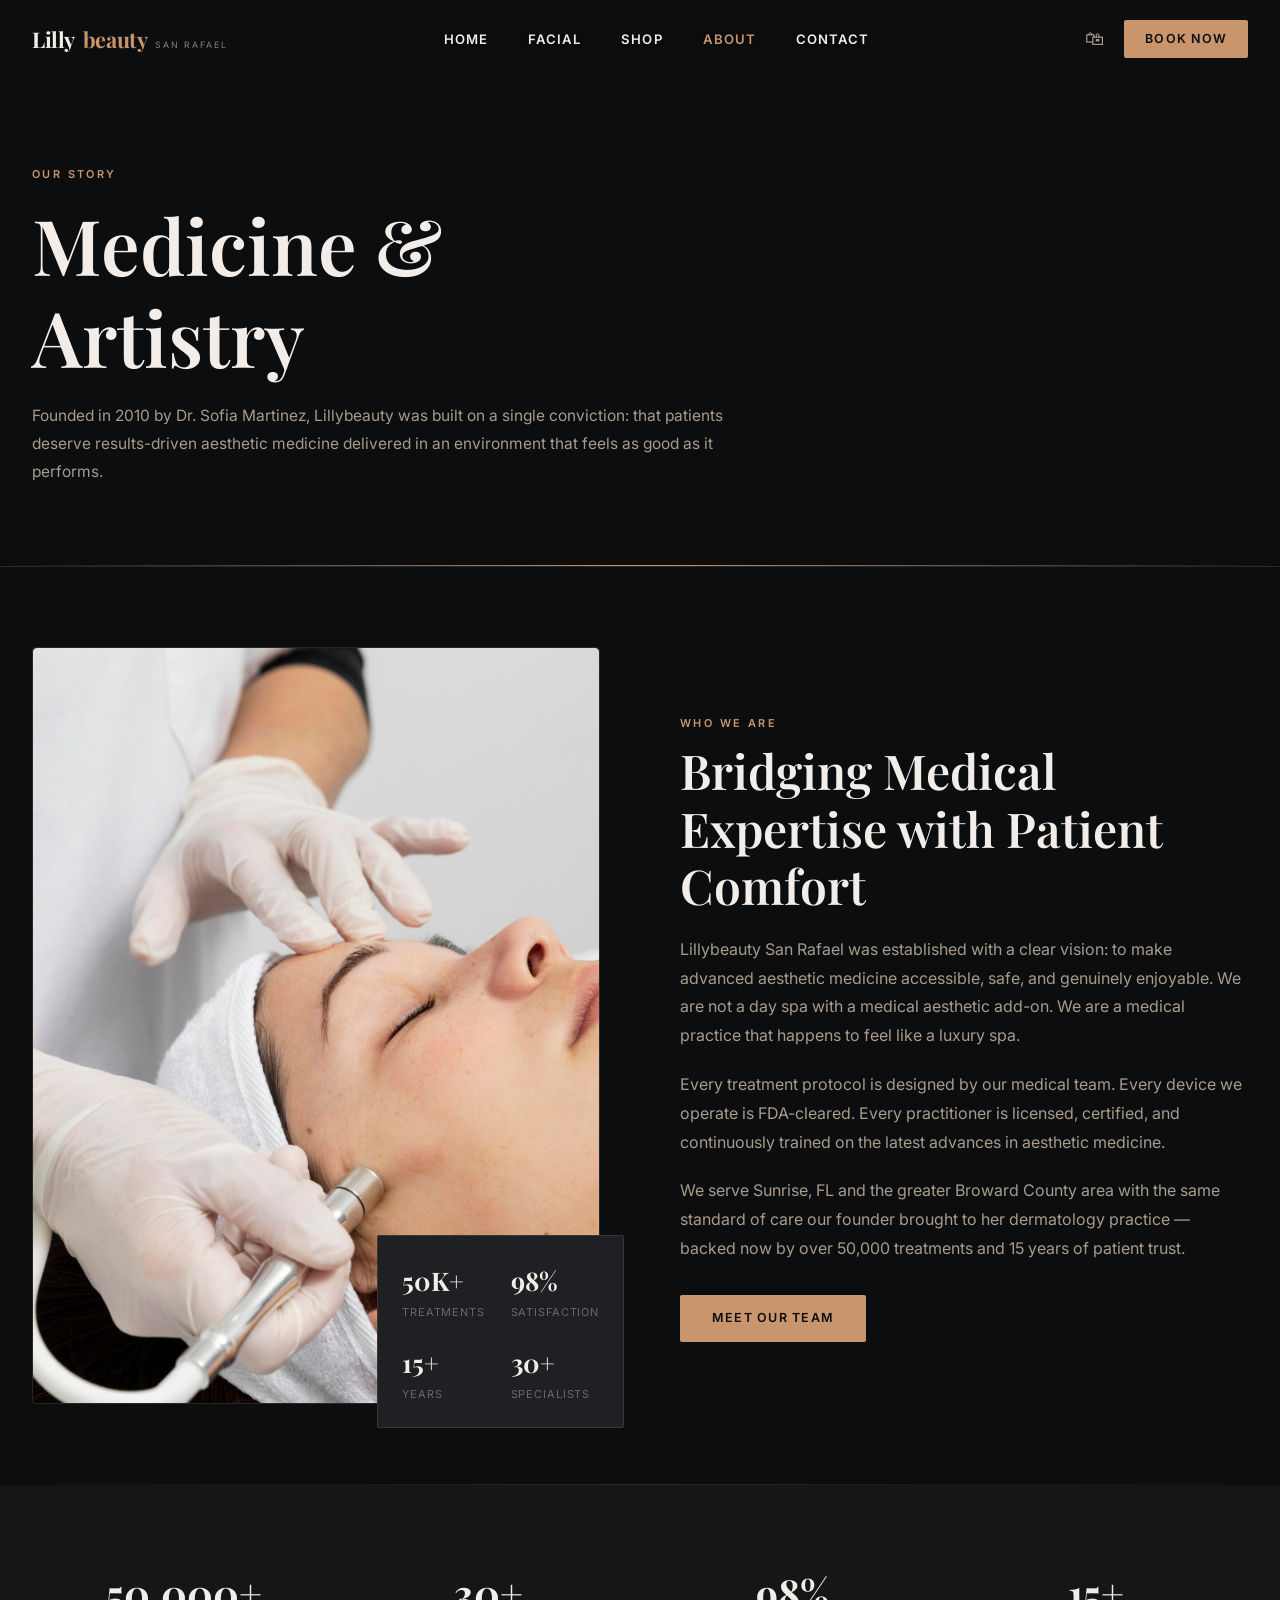
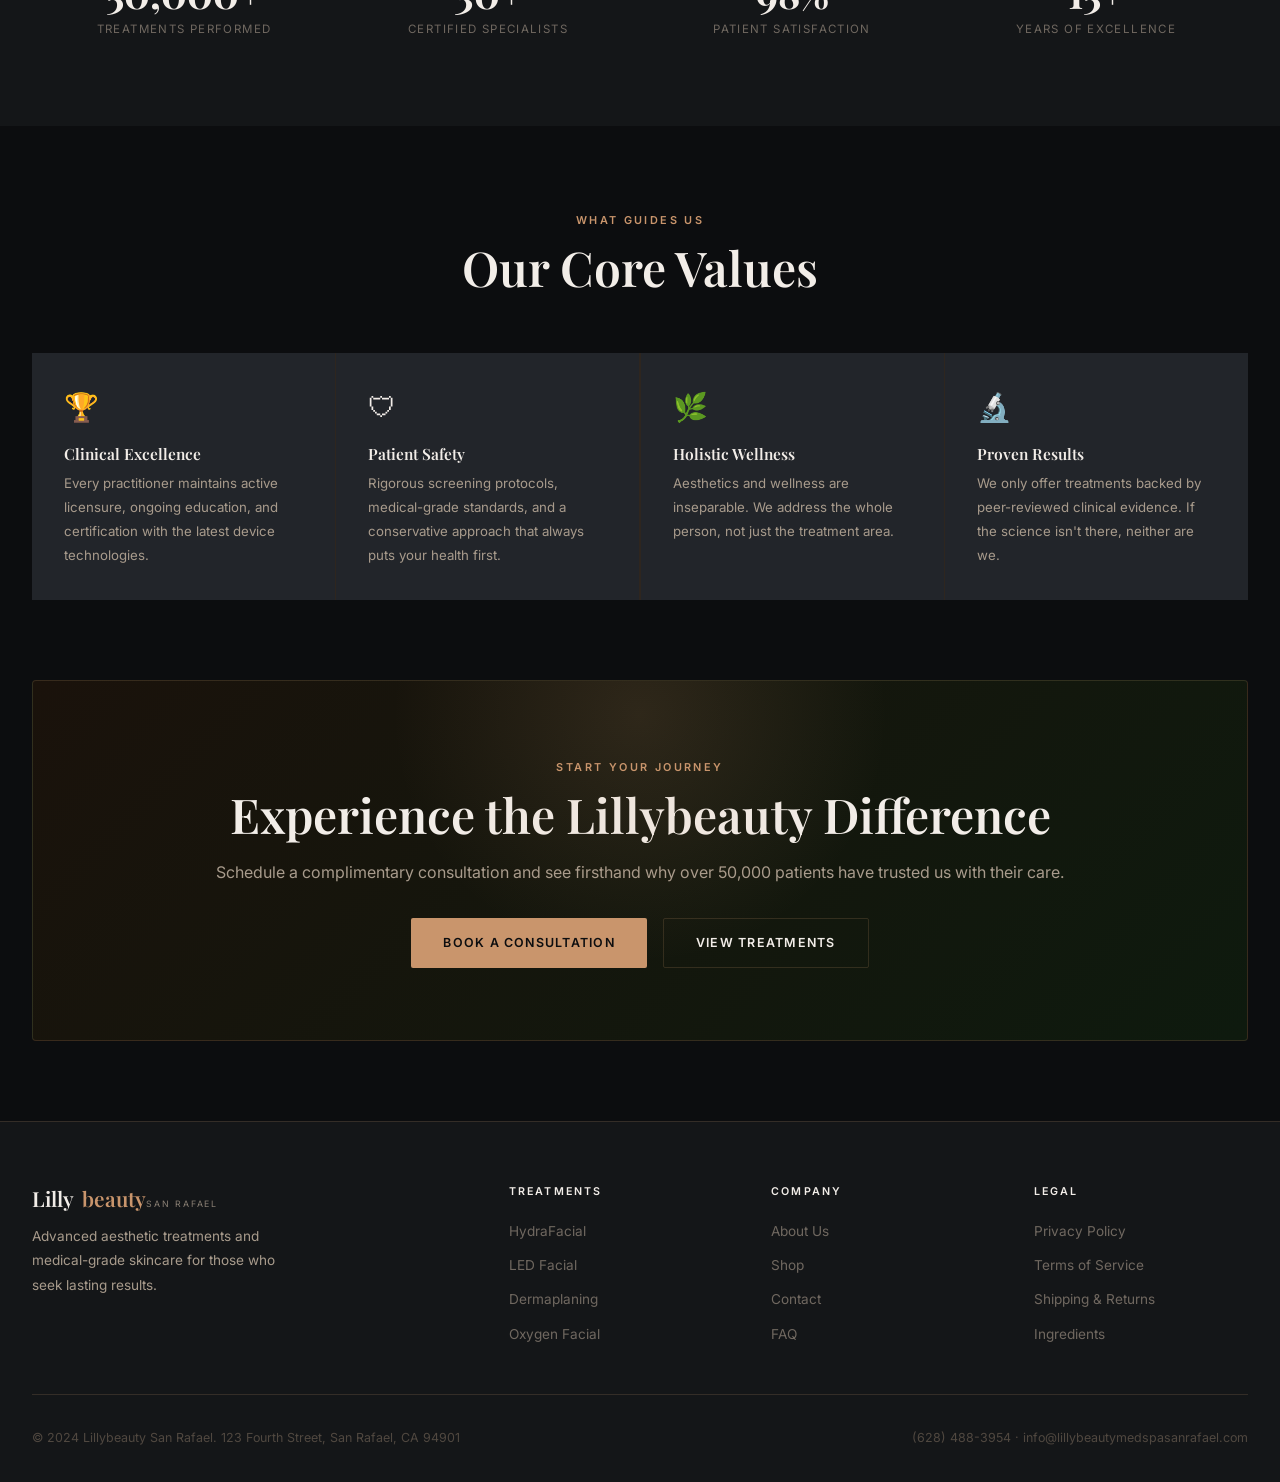
<file: San Rafael/about.html>
<!DOCTYPE html>
<html lang="en">
<head>
  <meta charset="UTF-8">
  <meta name="viewport" content="width=device-width, initial-scale=1.0">
  <title>About — Lillybeauty San Rafael</title>
  <link rel="icon" type="image/svg+xml" href="/favicon.svg">
  <link rel="stylesheet" href="css/styles.css">
</head>
<body>

<!-- ── NAV ── -->
<nav>
  <div class="nav-inner">
    <a href="/" class="nav-logo">Lilly<span>beauty</span><span class="logo-sub">San Rafael</span></a>
    <ul class="nav-links">
      <li><a href="/">Home</a></li>
      <li><a href="facial-treatments">Facial</a></li>
      <li><a href="shop">Shop</a></li>
      <li><a href="about" class="active">About</a></li>
      <li><a href="contact">Contact</a></li>
    </ul>
    <div class="nav-right">
      <button class="cart-btn" id="cartBtn" aria-label="Open cart">🛍<span class="cart-badge" id="cartBadge">0</span></button>
      <a href="contact" class="nav-cta">Book Now</a>
    </div>
    <div class="hamburger"><span></span><span></span><span></span></div>
  </div>
</nav>

<div class="mobile-nav">
  <button class="mobile-close">✕</button>
  <a href="/">Home</a>
  <a href="facial-treatments">Facial Treatments</a>
  <a href="shop">Shop</a>
  <a href="about">About</a>
  <a href="contact">Contact</a>
</div>

<!-- ── PAGE HERO ── -->
<div class="page-hero">
  <div class="container">
    <div class="page-hero-inner">
      <span class="page-hero-tag">Our Story</span>
      <h1>Medicine &amp;<br>Artistry</h1>
      <p>Founded in 2010 by Dr. Sofia Martinez, Lillybeauty was built on a single conviction: that patients deserve results-driven aesthetic medicine delivered in an environment that feels as good as it performs.</p>
    </div>
  </div>
</div>

<!-- ── ABOUT GRID ── -->
<section class="section">
  <div class="container">
    <div class="about-grid">
      <div class="about-visual">
        <div class="about-img-main">
          <img src="images/Aqua Dermabrasion – Ambition Medical Spa.jpg" alt="Lillybeauty San Rafael spa" style="width:100%;height:100%;object-fit:cover;object-position:center;border-radius:4px;">
        </div>
        <div class="about-float">
          <div class="float-stat">
            <div class="num">50K+</div>
            <div class="lbl">Treatments</div>
          </div>
          <div class="float-stat">
            <div class="num">98%</div>
            <div class="lbl">Satisfaction</div>
          </div>
          <div class="float-stat">
            <div class="num">15+</div>
            <div class="lbl">Years</div>
          </div>
          <div class="float-stat">
            <div class="num">30+</div>
            <div class="lbl">Specialists</div>
          </div>
        </div>
      </div>
      <div>
        <span class="section-tag">Who We Are</span>
        <h2 style="color:var(--cream);margin-bottom:1.25rem;">Bridging Medical Expertise with Patient Comfort</h2>
        <p style="margin-bottom:1.25rem;">Lillybeauty San Rafael was established with a clear vision: to make advanced aesthetic medicine accessible, safe, and genuinely enjoyable. We are not a day spa with a medical aesthetic add-on. We are a medical practice that happens to feel like a luxury spa.</p>
        <p style="margin-bottom:1.25rem;">Every treatment protocol is designed by our medical team. Every device we operate is FDA-cleared. Every practitioner is licensed, certified, and continuously trained on the latest advances in aesthetic medicine.</p>
        <p style="margin-bottom:2rem;">We serve Sunrise, FL and the greater Broward County area with the same standard of care our founder brought to her dermatology practice — backed now by over 50,000 treatments and 15 years of patient trust.</p>
        <a href="contact" class="btn btn-primary">Meet Our Team</a>
      </div>
    </div>
  </div>
</section>

<div class="divider"></div>

<!-- ── STATS BAR ── -->
<section class="section-sm" style="background:var(--bg-2);">
  <div class="container">
    <div style="display:grid;grid-template-columns:repeat(4,1fr);gap:0;background:var(--border);">
      <div style="background:var(--bg-2);padding:2.5rem 2rem;text-align:center;">
        <div style="font-family:var(--serif);font-size:2.5rem;color:var(--cream);font-weight:700;line-height:1;">50,000+</div>
        <div style="font-size:.72rem;color:var(--muted);text-transform:uppercase;letter-spacing:.12em;margin-top:.4rem;">Treatments Performed</div>
      </div>
      <div style="background:var(--bg-2);padding:2.5rem 2rem;text-align:center;">
        <div style="font-family:var(--serif);font-size:2.5rem;color:var(--cream);font-weight:700;line-height:1;">30+</div>
        <div style="font-size:.72rem;color:var(--muted);text-transform:uppercase;letter-spacing:.12em;margin-top:.4rem;">Certified Specialists</div>
      </div>
      <div style="background:var(--bg-2);padding:2.5rem 2rem;text-align:center;">
        <div style="font-family:var(--serif);font-size:2.5rem;color:var(--cream);font-weight:700;line-height:1;">98%</div>
        <div style="font-size:.72rem;color:var(--muted);text-transform:uppercase;letter-spacing:.12em;margin-top:.4rem;">Patient Satisfaction</div>
      </div>
      <div style="background:var(--bg-2);padding:2.5rem 2rem;text-align:center;">
        <div style="font-family:var(--serif);font-size:2.5rem;color:var(--cream);font-weight:700;line-height:1;">15+</div>
        <div style="font-size:.72rem;color:var(--muted);text-transform:uppercase;letter-spacing:.12em;margin-top:.4rem;">Years of Excellence</div>
      </div>
    </div>
  </div>
</section>

<!-- ── VALUES ── -->
<section class="section">
  <div class="container">
    <div class="section-header fade-up">
      <span class="section-tag">What Guides Us</span>
      <h2>Our Core Values</h2>
    </div>
    <div class="values-grid">
      <div class="value-item fade-up">
        <div class="v-icon">🏆</div>
        <h4>Clinical Excellence</h4>
        <p>Every practitioner maintains active licensure, ongoing education, and certification with the latest device technologies.</p>
      </div>
      <div class="value-item fade-up">
        <div class="v-icon">🛡</div>
        <h4>Patient Safety</h4>
        <p>Rigorous screening protocols, medical-grade standards, and a conservative approach that always puts your health first.</p>
      </div>
      <div class="value-item fade-up">
        <div class="v-icon">🌿</div>
        <h4>Holistic Wellness</h4>
        <p>Aesthetics and wellness are inseparable. We address the whole person, not just the treatment area.</p>
      </div>
      <div class="value-item fade-up">
        <div class="v-icon">🔬</div>
        <h4>Proven Results</h4>
        <p>We only offer treatments backed by peer-reviewed clinical evidence. If the science isn't there, neither are we.</p>
      </div>
    </div>
  </div>
</section>

<!-- ── CTA ── -->
<section class="section" style="padding-top:0;">
  <div class="container">
    <div class="cta-banner">
      <span class="section-tag">Start Your Journey</span>
      <h2>Experience the Lillybeauty Difference</h2>
      <p>Schedule a complimentary consultation and see firsthand why over 50,000 patients have trusted us with their care.</p>
      <div class="cta-actions">
        <a href="contact" class="btn btn-primary">Book a Consultation</a>
        <a href="facial-treatments" class="btn btn-outline">View Treatments</a>
      </div>
    </div>
  </div>
</section>

<!-- ── FOOTER ── -->
<footer>
  <div class="container">
    <div class="footer-grid">
      <div class="footer-brand">
        <h3>Lilly<span>beauty</span></h3><span class="logo-sub">San Rafael</span>
        <p>Advanced aesthetic treatments and medical-grade skincare for those who seek lasting results.</p>
      </div>
      <div class="footer-col">
        <h4>Treatments</h4>
        <ul>
          <li><a href="facial-treatments">HydraFacial</a></li>
          <li><a href="facial-treatments">LED Facial</a></li>
          <li><a href="facial-treatments">Dermaplaning</a></li>
          <li><a href="facial-treatments">Oxygen Facial</a></li>
        </ul>
      </div>
      <div class="footer-col">
        <h4>Company</h4>
        <ul>
          <li><a href="about">About Us</a></li>
          <li><a href="shop">Shop</a></li>
          <li><a href="contact">Contact</a></li>
          <li><a href="faq">FAQ</a></li>
        </ul>
      </div>
      <div class="footer-col">
        <h4>Legal</h4>
        <ul>
          <li><a href="privacy">Privacy Policy</a></li>
          <li><a href="terms">Terms of Service</a></li>
          <li><a href="shipping">Shipping &amp; Returns</a></li>
          <li><a href="ingredients">Ingredients</a></li>
        </ul>
      </div>
    </div>
    <div class="footer-bottom">
      <p>© 2024 Lillybeauty San Rafael. 123 Fourth Street, San Rafael, CA 94901</p>
      <p>(628) 488-3954 · info@lillybeautymedspasanrafael.com</p>
    </div>
  </div>
</footer>

<div class="cart-overlay" id="cartOverlay"></div>
<div class="cart-sidebar" id="cartSidebar">
  <div class="cart-head"><h3>Your Cart</h3><button class="cart-close-btn" id="cartClose">✕</button></div>
  <div class="cart-items" id="cartItems"><div class="cart-empty"><span style="font-size:2rem">🛒</span>Your cart is empty</div></div>
  <div class="cart-foot">
    <div class="cart-tot"><span class="cart-tot-lbl">Total</span><span class="cart-tot-amt" id="cartTotal">$0.00</span></div>
    <button class="btn btn-primary" style="width:100%;justify-content:center;">Checkout</button>
  </div>
</div>

<script src="js/main.js"></script>
</body>
</html>
</file>
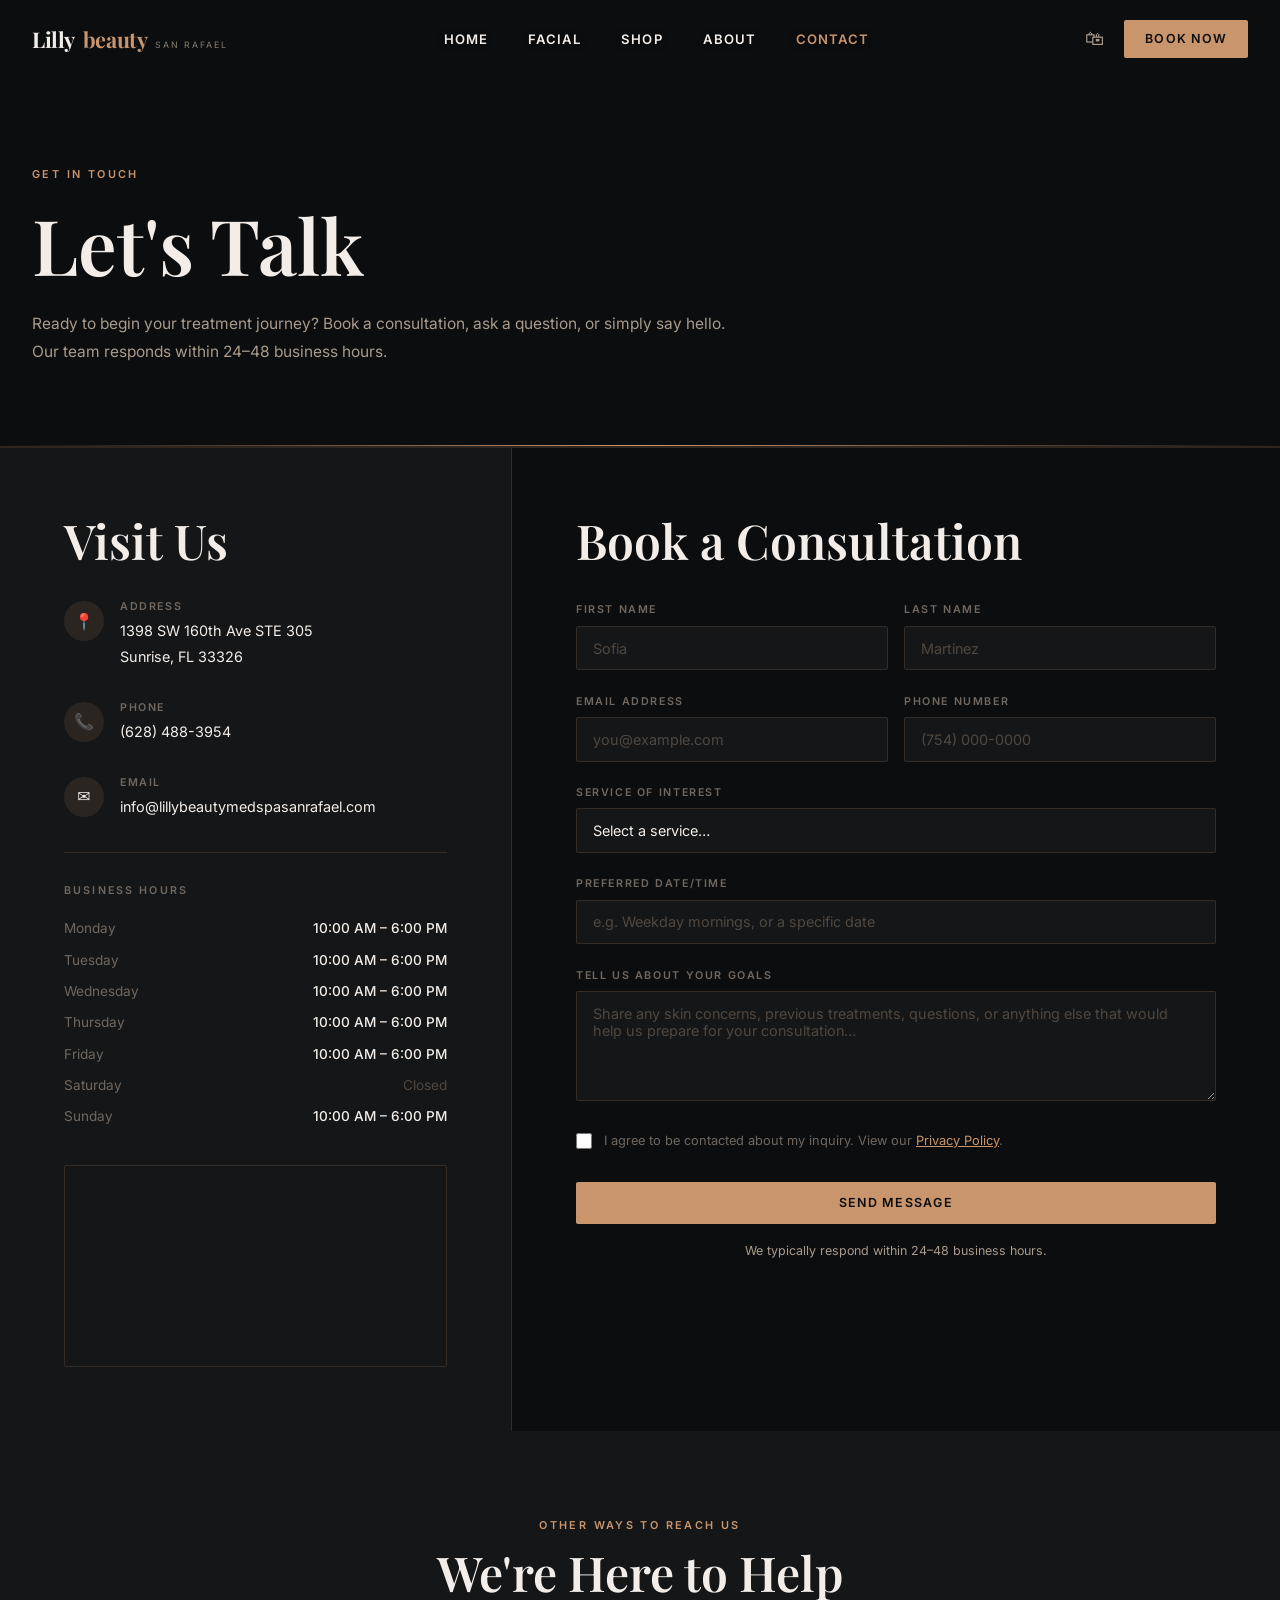
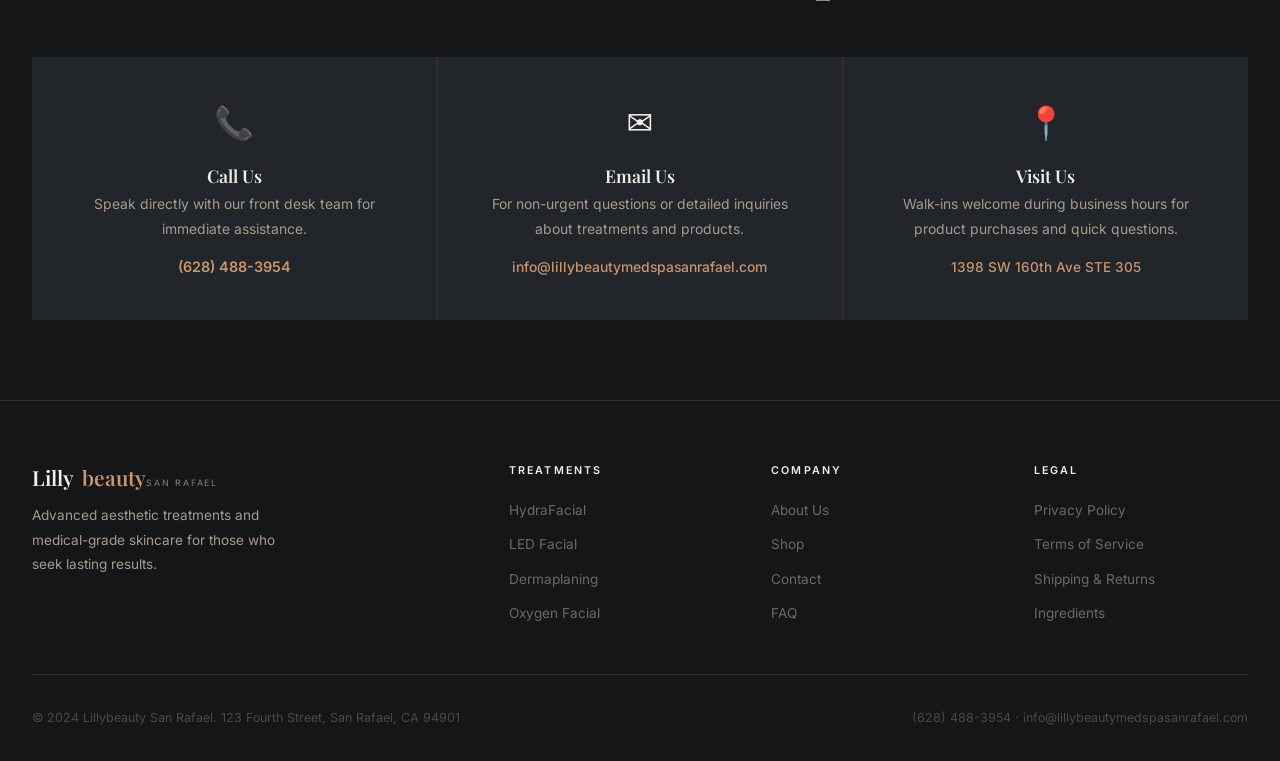
<file: San Rafael/contact.html>
<!DOCTYPE html>
<html lang="en">
<head>
  <meta charset="UTF-8">
  <meta name="viewport" content="width=device-width, initial-scale=1.0">
  <title>Contact — Lillybeauty San Rafael</title>
  <link rel="icon" type="image/svg+xml" href="/favicon.svg">
  <link rel="stylesheet" href="css/styles.css">
</head>
<body>

<!-- ── NAV ── -->
<nav>
  <div class="nav-inner">
    <a href="/" class="nav-logo">Lilly<span>beauty</span><span class="logo-sub">San Rafael</span></a>
    <ul class="nav-links">
      <li><a href="/">Home</a></li>
      <li><a href="facial-treatments">Facial</a></li>
      <li><a href="shop">Shop</a></li>
      <li><a href="about">About</a></li>
      <li><a href="contact" class="active">Contact</a></li>
    </ul>
    <div class="nav-right">
      <button class="cart-btn" id="cartBtn" aria-label="Open cart">🛍<span class="cart-badge" id="cartBadge">0</span></button>
      <a href="contact" class="nav-cta">Book Now</a>
    </div>
    <div class="hamburger"><span></span><span></span><span></span></div>
  </div>
</nav>

<div class="mobile-nav">
  <button class="mobile-close">✕</button>
  <a href="/">Home</a>
  <a href="facial-treatments">Facial Treatments</a>
  <a href="shop">Shop</a>
  <a href="about">About</a>
  <a href="contact">Contact</a>
</div>

<!-- ── PAGE HERO ── -->
<div class="page-hero">
  <div class="container">
    <div class="page-hero-inner">
      <span class="page-hero-tag">Get in Touch</span>
      <h1>Let's Talk</h1>
      <p>Ready to begin your treatment journey? Book a consultation, ask a question, or simply say hello. Our team responds within 24–48 business hours.</p>
    </div>
  </div>
</div>

<!-- ── CONTACT SPLIT ── -->
<section style="padding:0;border-top:1px solid var(--border);">
  <div class="contact-split">

    <!-- Info panel -->
    <div class="contact-info">
      <h2>Visit Us</h2>

      <div class="c-detail">
        <div class="c-icon">📍</div>
        <div>
          <h4>Address</h4>
          <p>1398 SW 160th Ave STE 305<br>Sunrise, FL 33326</p>
        </div>
      </div>

      <div class="c-detail">
        <div class="c-icon">📞</div>
        <div>
          <h4>Phone</h4>
          <p>(628) 488-3954</p>
        </div>
      </div>

      <div class="c-detail">
        <div class="c-icon">✉️</div>
        <div>
          <h4>Email</h4>
          <p>info@lillybeautymedspasanrafael.com</p>
        </div>
      </div>

      <div class="hours-block">
        <h4>Business Hours</h4>
        <div class="hours-row">
          <span class="day">Monday</span>
          <span class="time">10:00 AM – 6:00 PM</span>
        </div>
        <div class="hours-row">
          <span class="day">Tuesday</span>
          <span class="time">10:00 AM – 6:00 PM</span>
        </div>
        <div class="hours-row">
          <span class="day">Wednesday</span>
          <span class="time">10:00 AM – 6:00 PM</span>
        </div>
        <div class="hours-row">
          <span class="day">Thursday</span>
          <span class="time">10:00 AM – 6:00 PM</span>
        </div>
        <div class="hours-row">
          <span class="day">Friday</span>
          <span class="time">10:00 AM – 6:00 PM</span>
        </div>
        <div class="hours-row">
          <span class="day">Saturday</span>
          <span class="closed">Closed</span>
        </div>
        <div class="hours-row">
          <span class="day">Sunday</span>
          <span class="time">10:00 AM – 6:00 PM</span>
        </div>
      </div>

      <!-- Map placeholder -->
      <div style="margin-top:2rem;border:1px solid var(--border);border-radius:2px;overflow:hidden;">
        <iframe
          src="https://www.google.com/maps/embed?pb=!1m18!1m12!1m3!1d3582.8!2d-80.318!3d26.145!2m3!1f0!2f0!3f0!3m2!1i1024!2i768!4f13.1!3m3!1m2!1s0x88d9a3e!2s1398+SW+160th+Ave+STE+305%2C+Sunrise%2C+FL+33326!5e0!3m2!1sen!2sus!4v1700000000000"
          width="100%" height="200" style="border:0;display:block;filter:grayscale(1) invert(0.9);"
          allowfullscreen="" loading="lazy" referrerpolicy="no-referrer-when-downgrade">
        </iframe>
      </div>
    </div>

    <!-- Form panel -->
    <div class="contact-form-wrap">
      <h2>Book a Consultation</h2>
      <form id="contactForm" novalidate>
        <div class="form-row">
          <div class="form-group">
            <label class="form-label" for="firstName">First Name</label>
            <input class="form-input" id="firstName" type="text" placeholder="Sofia" required>
          </div>
          <div class="form-group">
            <label class="form-label" for="lastName">Last Name</label>
            <input class="form-input" id="lastName" type="text" placeholder="Martinez" required>
          </div>
        </div>

        <div class="form-row">
          <div class="form-group">
            <label class="form-label" for="email">Email Address</label>
            <input class="form-input" id="email" type="email" placeholder="you@example.com" required>
          </div>
          <div class="form-group">
            <label class="form-label" for="phone">Phone Number</label>
            <input class="form-input" id="phone" type="tel" placeholder="(754) 000-0000">
          </div>
        </div>

        <div class="form-group">
          <label class="form-label" for="service">Service of Interest</label>
          <select class="form-select" id="service">
            <option value="" disabled selected>Select a service…</option>
            <optgroup label="Facial Treatments">
              <option>HydraFacial</option>
              <option>LED Facial</option>
              <option>Chemical Peel</option>
              <option>Anti-Aging Facial</option>
              <option>Acne Treatment</option>
              <option>Microneedling</option>
            </optgroup>
            <optgroup label="Body Treatments">
              <option>Body Sculpting</option>
              <option>Body Contouring</option>
              <option>Laser Treatment</option>
            </optgroup>
            <optgroup label="Other">
              <option>General Consultation</option>
              <option>Product Inquiry</option>
              <option>Not Sure — Need Guidance</option>
            </optgroup>
          </select>
        </div>

        <div class="form-group">
          <label class="form-label" for="preferred">Preferred Date/Time</label>
          <input class="form-input" id="preferred" type="text" placeholder="e.g. Weekday mornings, or a specific date">
        </div>

        <div class="form-group">
          <label class="form-label" for="message">Tell Us About Your Goals</label>
          <textarea class="form-textarea" id="message" placeholder="Share any skin concerns, previous treatments, questions, or anything else that would help us prepare for your consultation…"></textarea>
        </div>

        <div class="form-group" style="display:flex;gap:.75rem;align-items:center;">
          <input type="checkbox" id="consent" style="accent-color:var(--gold);width:16px;height:16px;">
          <label for="consent" style="font-size:.8rem;color:var(--muted);cursor:pointer;">
            I agree to be contacted about my inquiry. View our <a href="privacy" style="color:var(--gold);text-decoration:underline;">Privacy Policy</a>.
          </label>
        </div>

        <button type="submit" class="btn btn-primary" style="width:100%;justify-content:center;margin-top:.5rem;">
          Send Message
        </button>

        <p style="font-size:.78rem;margin-top:1rem;text-align:center;">
          We typically respond within 24–48 business hours.
        </p>
      </form>
    </div>

  </div>
</section>

<!-- ── QUICK CONTACT CARDS ── -->
<section class="section" style="background:var(--bg-2);">
  <div class="container">
    <div class="section-header fade-up">
      <span class="section-tag">Other Ways to Reach Us</span>
      <h2>We're Here to Help</h2>
    </div>
    <div style="display:grid;grid-template-columns:repeat(3,1fr);gap:1.5px;background:var(--border);">
      <div style="background:var(--bg-card);padding:2.5rem;text-align:center;" class="fade-up">
        <div style="font-size:2rem;margin-bottom:1rem;">📞</div>
        <h4 style="color:var(--cream);margin-bottom:.4rem;">Call Us</h4>
        <p style="font-size:.87rem;margin-bottom:.75rem;">Speak directly with our front desk team for immediate assistance.</p>
        <a href="tel:6284883954" style="color:var(--gold);font-size:.9rem;font-weight:600;">(628) 488-3954</a>
      </div>
      <div style="background:var(--bg-card);padding:2.5rem;text-align:center;" class="fade-up">
        <div style="font-size:2rem;margin-bottom:1rem;">✉️</div>
        <h4 style="color:var(--cream);margin-bottom:.4rem;">Email Us</h4>
        <p style="font-size:.87rem;margin-bottom:.75rem;">For non-urgent questions or detailed inquiries about treatments and products.</p>
        <a href="mailto:info@lillybeautymedspasanrafael.com" style="color:var(--gold);font-size:.87rem;font-weight:500;">info@lillybeautymedspasanrafael.com</a>
      </div>
      <div style="background:var(--bg-card);padding:2.5rem;text-align:center;" class="fade-up">
        <div style="font-size:2rem;margin-bottom:1rem;">📍</div>
        <h4 style="color:var(--cream);margin-bottom:.4rem;">Visit Us</h4>
        <p style="font-size:.87rem;margin-bottom:.75rem;">Walk-ins welcome during business hours for product purchases and quick questions.</p>
        <span style="color:var(--gold);font-size:.85rem;font-weight:500;">1398 SW 160th Ave STE 305</span>
      </div>
    </div>
  </div>
</section>

<!-- ── FOOTER ── -->
<footer>
  <div class="container">
    <div class="footer-grid">
      <div class="footer-brand">
        <h3>Lilly<span>beauty</span></h3><span class="logo-sub">San Rafael</span>
        <p>Advanced aesthetic treatments and medical-grade skincare for those who seek lasting results.</p>
      </div>
      <div class="footer-col">
        <h4>Treatments</h4>
        <ul>
          <li><a href="facial-treatments">HydraFacial</a></li>
          <li><a href="facial-treatments">LED Facial</a></li>
          <li><a href="facial-treatments">Dermaplaning</a></li>
          <li><a href="facial-treatments">Oxygen Facial</a></li>
        </ul>
      </div>
      <div class="footer-col">
        <h4>Company</h4>
        <ul>
          <li><a href="about">About Us</a></li>
          <li><a href="shop">Shop</a></li>
          <li><a href="contact">Contact</a></li>
          <li><a href="faq">FAQ</a></li>
        </ul>
      </div>
      <div class="footer-col">
        <h4>Legal</h4>
        <ul>
          <li><a href="privacy">Privacy Policy</a></li>
          <li><a href="terms">Terms of Service</a></li>
          <li><a href="shipping">Shipping &amp; Returns</a></li>
          <li><a href="ingredients">Ingredients</a></li>
        </ul>
      </div>
    </div>
    <div class="footer-bottom">
      <p>© 2024 Lillybeauty San Rafael. 123 Fourth Street, San Rafael, CA 94901</p>
      <p>(628) 488-3954 · info@lillybeautymedspasanrafael.com</p>
    </div>
  </div>
</footer>

<div class="cart-overlay" id="cartOverlay"></div>
<div class="cart-sidebar" id="cartSidebar">
  <div class="cart-head"><h3>Your Cart</h3><button class="cart-close-btn" id="cartClose">✕</button></div>
  <div class="cart-items" id="cartItems"><div class="cart-empty"><span style="font-size:2rem">🛒</span>Your cart is empty</div></div>
  <div class="cart-foot">
    <div class="cart-tot"><span class="cart-tot-lbl">Total</span><span class="cart-tot-amt" id="cartTotal">$0.00</span></div>
    <button class="btn btn-primary" style="width:100%;justify-content:center;">Checkout</button>
  </div>
</div>

<script src="js/main.js"></script>
</body>
</html>
</file>
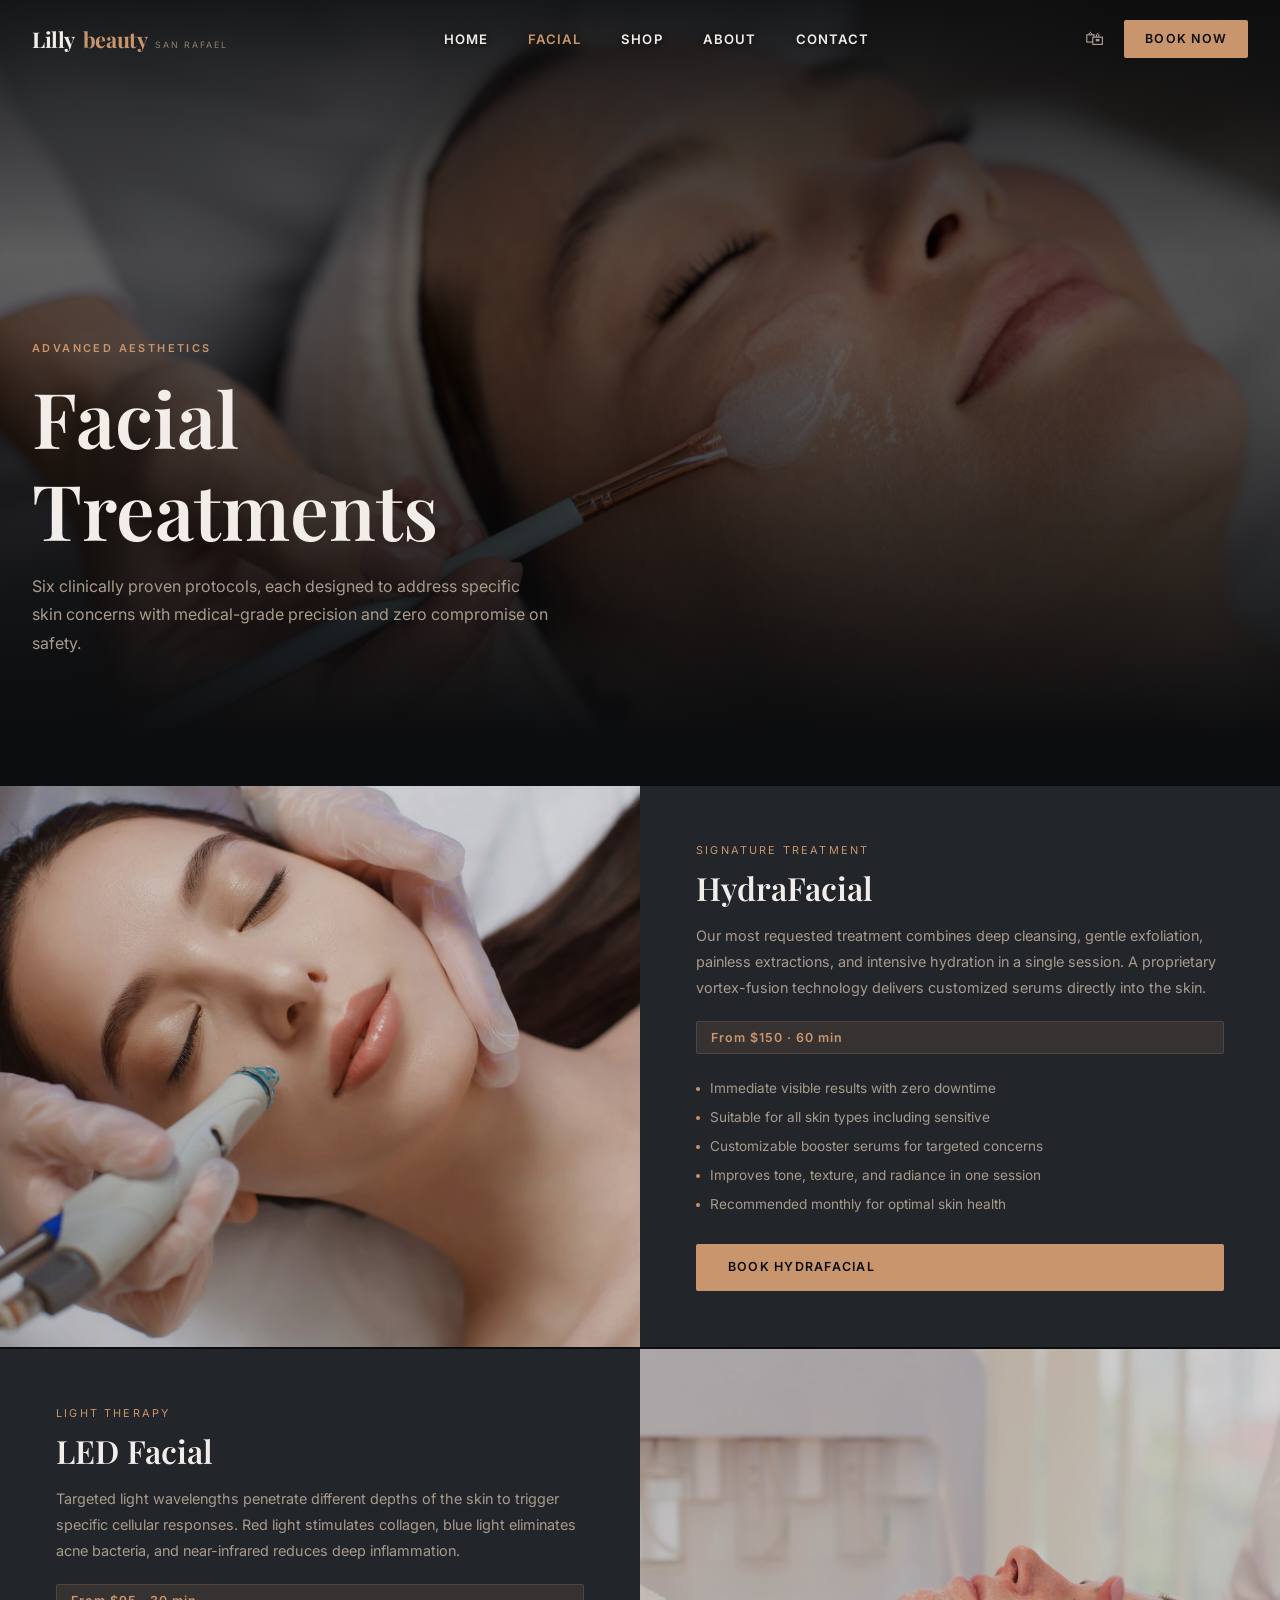
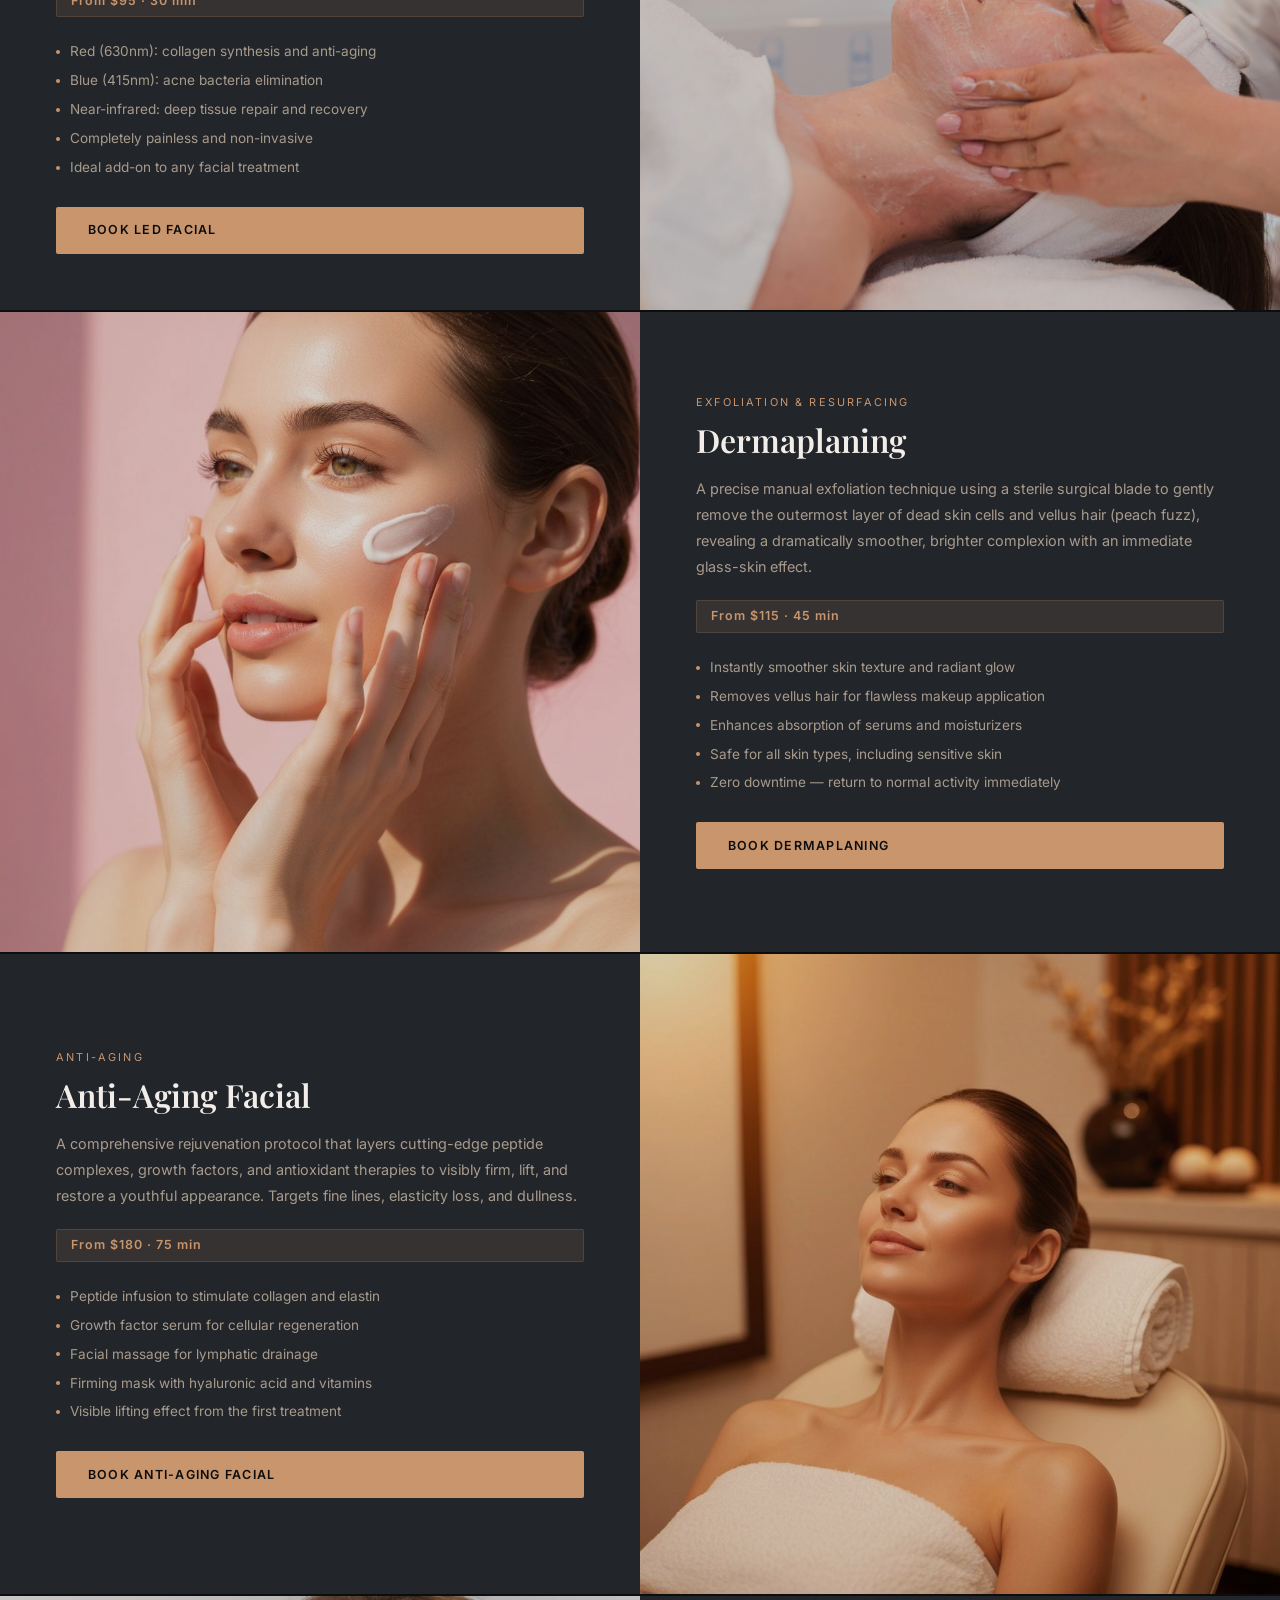
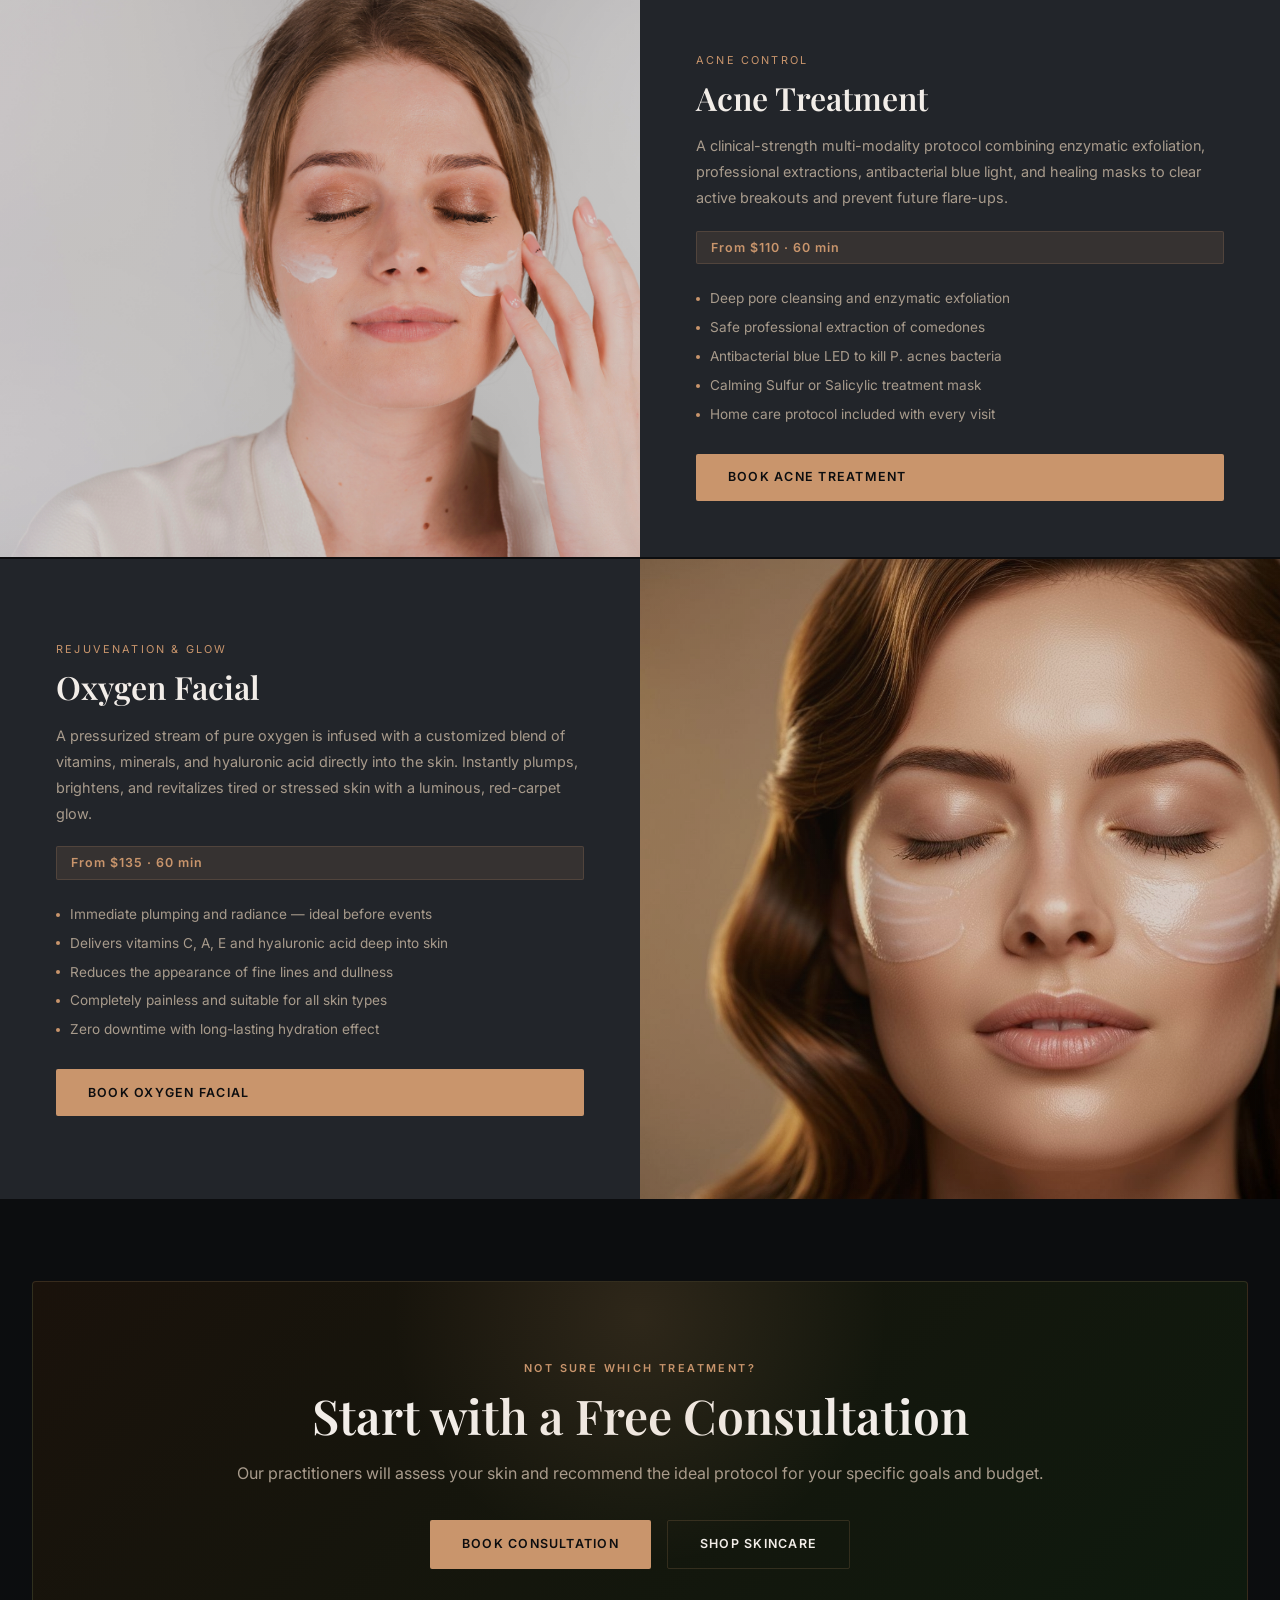
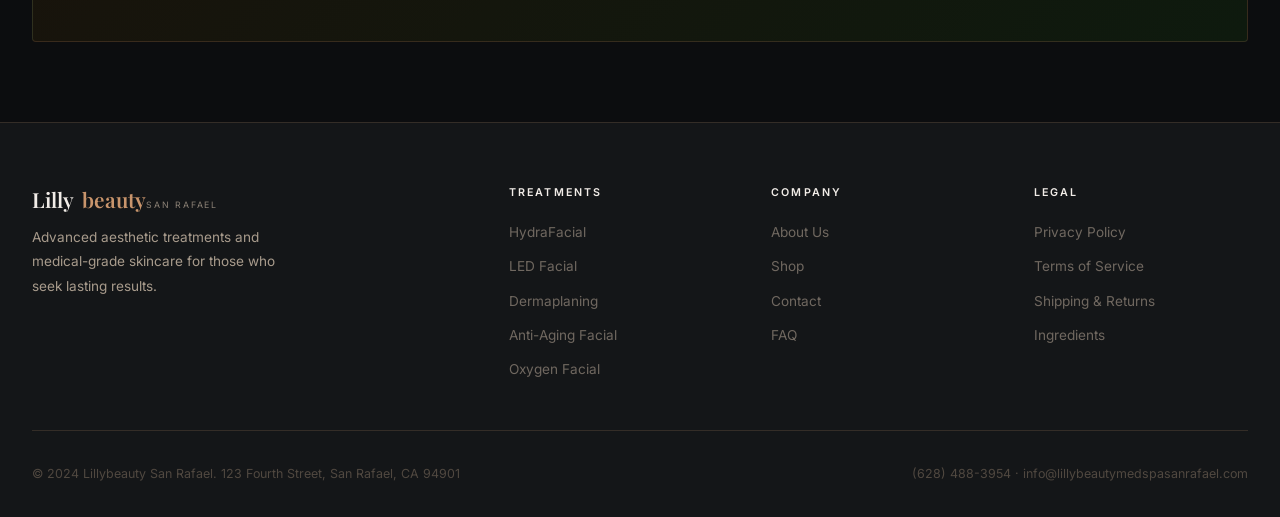
<file: San Rafael/facial-treatments.html>
<!DOCTYPE html>
<html lang="en">
<head>
  <meta charset="UTF-8">
  <meta name="viewport" content="width=device-width, initial-scale=1.0">
  <title>Facial Treatments — Lillybeauty San Rafael</title>
  <link rel="icon" type="image/svg+xml" href="/favicon.svg">
  <link rel="stylesheet" href="css/styles.css">
  <style>
    .treatment-detail {
      display: grid;
      grid-template-columns: 1fr 1fr;
      gap: 0;
      margin-bottom: 2px;
    }
    .treatment-detail.reverse .treatment-visual { order: 2; }
    .treatment-detail.reverse .treatment-content { order: 1; }

    .treatment-visual {
      min-height: 420px;
      position: relative;
      overflow: hidden;
    }
    .treatment-visual img {
      width: 100%; height: 100%;
      object-fit: cover; object-position: center;
      display: block;
      transition: transform .7s cubic-bezier(.4,0,.2,1), filter .4s;
      filter: brightness(.85);
    }
    .treatment-detail:hover .treatment-visual img {
      transform: scale(1.04);
      filter: brightness(.97);
    }
    .treatment-visual::after {
      content: '';
      position: absolute; inset: 0;
      background: linear-gradient(135deg, rgba(201,149,108,.07), transparent);
      pointer-events: none;
    }
    .treatment-content {
      background: var(--bg-card);
      padding: 3.5rem;
      display: flex; flex-direction: column; justify-content: center;
    }
    .t-tag {
      font-size: .68rem; letter-spacing: .2em; text-transform: uppercase;
      color: var(--gold); margin-bottom: .6rem; display: block;
    }
    .treatment-content h2 { color: var(--cream); margin-bottom: 1rem; font-size: clamp(1.4rem,2.5vw,2rem); }
    .treatment-content > p { margin-bottom: 1.25rem; font-size: .9rem; }

    /* Page hero with local image */
    .facial-hero {
      min-height: 82vh;
      position: relative; overflow: hidden;
      display: flex; align-items: flex-end;
    }
    .facial-hero img {
      position: absolute; inset: 0;
      width: 100%; height: 100%;
      object-fit: cover; object-position: center 35%;
      filter: brightness(.38);
    }
    .facial-hero::before {
      content: '';
      position: absolute; top: 0; left: 0; right: 0; height: 35%;
      background: linear-gradient(to bottom, rgba(12,13,15,.85), transparent);
      pointer-events: none; z-index: 1;
    }
    .facial-hero::after {
      content: '';
      position: absolute; bottom: 0; left: 0; right: 0; height: 55%;
      background: linear-gradient(to top, var(--bg), transparent);
      pointer-events: none; z-index: 1;
    }
    .facial-hero-content {
      position: relative; z-index: 2;
      padding: 0 0 5rem; width: 100%;
    }

    @media (max-width: 1024px) {
      .treatment-detail { grid-template-columns: 1fr; }
      .treatment-detail.reverse .treatment-visual { order: 0; }
      .treatment-detail.reverse .treatment-content { order: 0; }
      .treatment-visual { min-height: 280px; }
    }
  </style>
</head>
<body>

<!-- ── NAV ── -->
<nav>
  <div class="nav-inner">
    <a href="/" class="nav-logo">Lilly<span>beauty</span><span class="logo-sub">San Rafael</span></a>
    <ul class="nav-links">
      <li><a href="/">Home</a></li>
      <li><a href="facial-treatments" class="active">Facial</a></li>
      <li><a href="shop">Shop</a></li>
      <li><a href="about">About</a></li>
      <li><a href="contact">Contact</a></li>
    </ul>
    <div class="nav-right">
      <button class="cart-btn" id="cartBtn" aria-label="Open cart">🛍<span class="cart-badge" id="cartBadge">0</span></button>
      <a href="contact" class="nav-cta">Book Now</a>
    </div>
    <div class="hamburger"><span></span><span></span><span></span></div>
  </div>
</nav>

<div class="mobile-nav">
  <button class="mobile-close">✕</button>
  <a href="/">Home</a>
  <a href="facial-treatments">Facial Treatments</a>
  <a href="shop">Shop</a>
  <a href="about">About</a>
  <a href="contact">Contact</a>
</div>

<!-- ── PAGE HERO ── -->
<div class="facial-hero">
  <img src="images/Services facial – Ambition Medical Spa.jpg" alt="Facial treatments at Lillybeauty San Rafael">
  <div class="facial-hero-content">
    <div class="container">
      <span class="page-hero-tag">Advanced Aesthetics</span>
      <h1 style="color:var(--cream);margin-bottom:1rem;">Facial<br>Treatments</h1>
      <p style="max-width:520px;">Six clinically proven protocols, each designed to address specific skin concerns with medical-grade precision and zero compromise on safety.</p>
    </div>
  </div>
</div>

<!-- ── TREATMENTS ── -->
<section style="padding:3rem 0 0;">

  <!-- HydraFacial -->
  <div class="treatment-detail">
    <div class="treatment-visual">
      <img src="images/Hydrafacial-1920.webp" alt="HydraFacial treatment">
    </div>
    <div class="treatment-content">
      <span class="t-tag">Signature Treatment</span>
      <h2>HydraFacial</h2>
      <p>Our most requested treatment combines deep cleansing, gentle exfoliation, painless extractions, and intensive hydration in a single session. A proprietary vortex-fusion technology delivers customized serums directly into the skin.</p>
      <span class="price-badge">From $150 · 60 min</span>
      <ul class="treatment-features">
        <li>Immediate visible results with zero downtime</li>
        <li>Suitable for all skin types including sensitive</li>
        <li>Customizable booster serums for targeted concerns</li>
        <li>Improves tone, texture, and radiance in one session</li>
        <li>Recommended monthly for optimal skin health</li>
      </ul>
      <a href="contact" class="btn btn-primary">Book HydraFacial</a>
    </div>
  </div>

  <!-- LED Facial -->
  <div class="treatment-detail reverse">
    <div class="treatment-visual">
      <img src="images/Lymphatic Glow Lift – Ambition Medical Spa.jpg" alt="LED light facial therapy">
    </div>
    <div class="treatment-content">
      <span class="t-tag">Light Therapy</span>
      <h2>LED Facial</h2>
      <p>Targeted light wavelengths penetrate different depths of the skin to trigger specific cellular responses. Red light stimulates collagen, blue light eliminates acne bacteria, and near-infrared reduces deep inflammation.</p>
      <span class="price-badge">From $95 · 30 min</span>
      <ul class="treatment-features">
        <li>Red (630nm): collagen synthesis and anti-aging</li>
        <li>Blue (415nm): acne bacteria elimination</li>
        <li>Near-infrared: deep tissue repair and recovery</li>
        <li>Completely painless and non-invasive</li>
        <li>Ideal add-on to any facial treatment</li>
      </ul>
      <a href="contact" class="btn btn-primary">Book LED Facial</a>
    </div>
  </div>

  <!-- Dermaplaning -->
  <div class="treatment-detail">
    <div class="treatment-visual">
      <img src="images/Woman applying skincare.jpg" alt="Dermaplaning facial treatment">
    </div>
    <div class="treatment-content">
      <span class="t-tag">Exfoliation &amp; Resurfacing</span>
      <h2>Dermaplaning</h2>
      <p>A precise manual exfoliation technique using a sterile surgical blade to gently remove the outermost layer of dead skin cells and vellus hair (peach fuzz), revealing a dramatically smoother, brighter complexion with an immediate glass-skin effect.</p>
      <span class="price-badge">From $115 · 45 min</span>
      <ul class="treatment-features">
        <li>Instantly smoother skin texture and radiant glow</li>
        <li>Removes vellus hair for flawless makeup application</li>
        <li>Enhances absorption of serums and moisturizers</li>
        <li>Safe for all skin types, including sensitive skin</li>
        <li>Zero downtime — return to normal activity immediately</li>
      </ul>
      <a href="contact" class="btn btn-primary">Book Dermaplaning</a>
    </div>
  </div>

  <!-- Anti-Aging Facial -->
  <div class="treatment-detail reverse">
    <div class="treatment-visual">
      <img src="images/Korean Facial Treatment result showing radiant glowing skin.jpg" alt="Anti-aging facial">
    </div>
    <div class="treatment-content">
      <span class="t-tag">Anti-Aging</span>
      <h2>Anti-Aging Facial</h2>
      <p>A comprehensive rejuvenation protocol that layers cutting-edge peptide complexes, growth factors, and antioxidant therapies to visibly firm, lift, and restore a youthful appearance. Targets fine lines, elasticity loss, and dullness.</p>
      <span class="price-badge">From $180 · 75 min</span>
      <ul class="treatment-features">
        <li>Peptide infusion to stimulate collagen and elastin</li>
        <li>Growth factor serum for cellular regeneration</li>
        <li>Facial massage for lymphatic drainage</li>
        <li>Firming mask with hyaluronic acid and vitamins</li>
        <li>Visible lifting effect from the first treatment</li>
      </ul>
      <a href="contact" class="btn btn-primary">Book Anti-Aging Facial</a>
    </div>
  </div>

  <!-- Acne Treatment -->
  <div class="treatment-detail">
    <div class="treatment-visual">
      <img src="images/Niacinamide Serum for Open Pores – Smooth Skin Guide – inzora.png" alt="Acne treatment" style="object-position:center top;">
    </div>
    <div class="treatment-content">
      <span class="t-tag">Acne Control</span>
      <h2>Acne Treatment</h2>
      <p>A clinical-strength multi-modality protocol combining enzymatic exfoliation, professional extractions, antibacterial blue light, and healing masks to clear active breakouts and prevent future flare-ups.</p>
      <span class="price-badge">From $110 · 60 min</span>
      <ul class="treatment-features">
        <li>Deep pore cleansing and enzymatic exfoliation</li>
        <li>Safe professional extraction of comedones</li>
        <li>Antibacterial blue LED to kill P. acnes bacteria</li>
        <li>Calming Sulfur or Salicylic treatment mask</li>
        <li>Home care protocol included with every visit</li>
      </ul>
      <a href="contact" class="btn btn-primary">Book Acne Treatment</a>
    </div>
  </div>

  <!-- Oxygen Facial -->
  <div class="treatment-detail reverse">
    <div class="treatment-visual">
      <img src="images/Korean facial treatment.jpg" alt="Oxygen facial treatment">
    </div>
    <div class="treatment-content">
      <span class="t-tag">Rejuvenation &amp; Glow</span>
      <h2>Oxygen Facial</h2>
      <p>A pressurized stream of pure oxygen is infused with a customized blend of vitamins, minerals, and hyaluronic acid directly into the skin. Instantly plumps, brightens, and revitalizes tired or stressed skin with a luminous, red-carpet glow.</p>
      <span class="price-badge">From $135 · 60 min</span>
      <ul class="treatment-features">
        <li>Immediate plumping and radiance — ideal before events</li>
        <li>Delivers vitamins C, A, E and hyaluronic acid deep into skin</li>
        <li>Reduces the appearance of fine lines and dullness</li>
        <li>Completely painless and suitable for all skin types</li>
        <li>Zero downtime with long-lasting hydration effect</li>
      </ul>
      <a href="contact" class="btn btn-primary">Book Oxygen Facial</a>
    </div>
  </div>

</section>

<!-- ── CTA ── -->
<section class="section">
  <div class="container">
    <div class="cta-banner">
      <span class="section-tag">Not Sure Which Treatment?</span>
      <h2>Start with a Free Consultation</h2>
      <p>Our practitioners will assess your skin and recommend the ideal protocol for your specific goals and budget.</p>
      <div class="cta-actions">
        <a href="contact" class="btn btn-primary">Book Consultation</a>
        <a href="shop" class="btn btn-outline">Shop Skincare</a>
      </div>
    </div>
  </div>
</section>

<!-- ── FOOTER ── -->
<footer>
  <div class="container">
    <div class="footer-grid">
      <div class="footer-brand">
        <h3>Lilly<span>beauty</span></h3><span class="logo-sub">San Rafael</span>
        <p>Advanced aesthetic treatments and medical-grade skincare for those who seek lasting results.</p>
      </div>
      <div class="footer-col">
        <h4>Treatments</h4>
        <ul>
          <li><a href="facial-treatments">HydraFacial</a></li>
          <li><a href="facial-treatments">LED Facial</a></li>
          <li><a href="facial-treatments">Dermaplaning</a></li>
          <li><a href="facial-treatments">Anti-Aging Facial</a></li>
          <li><a href="facial-treatments">Oxygen Facial</a></li>
        </ul>
      </div>
      <div class="footer-col">
        <h4>Company</h4>
        <ul>
          <li><a href="about">About Us</a></li>
          <li><a href="shop">Shop</a></li>
          <li><a href="contact">Contact</a></li>
          <li><a href="faq">FAQ</a></li>
        </ul>
      </div>
      <div class="footer-col">
        <h4>Legal</h4>
        <ul>
          <li><a href="privacy">Privacy Policy</a></li>
          <li><a href="terms">Terms of Service</a></li>
          <li><a href="shipping">Shipping &amp; Returns</a></li>
          <li><a href="ingredients">Ingredients</a></li>
        </ul>
      </div>
    </div>
    <div class="footer-bottom">
      <p>© 2024 Lillybeauty San Rafael. 123 Fourth Street, San Rafael, CA 94901</p>
      <p>(628) 488-3954 · info@lillybeautymedspasanrafael.com</p>
    </div>
  </div>
</footer>

<div class="cart-overlay" id="cartOverlay"></div>
<div class="cart-sidebar" id="cartSidebar">
  <div class="cart-head"><h3>Your Cart</h3><button class="cart-close-btn" id="cartClose">✕</button></div>
  <div class="cart-items" id="cartItems"><div class="cart-empty"><span style="font-size:2rem">🛒</span>Your cart is empty</div></div>
  <div class="cart-foot">
    <div class="cart-tot"><span class="cart-tot-lbl">Total</span><span class="cart-tot-amt" id="cartTotal">$0.00</span></div>
    <button class="btn btn-primary" style="width:100%;justify-content:center;">Checkout</button>
  </div>
</div>

<script src="js/main.js"></script>
</body>
</html>
</file>
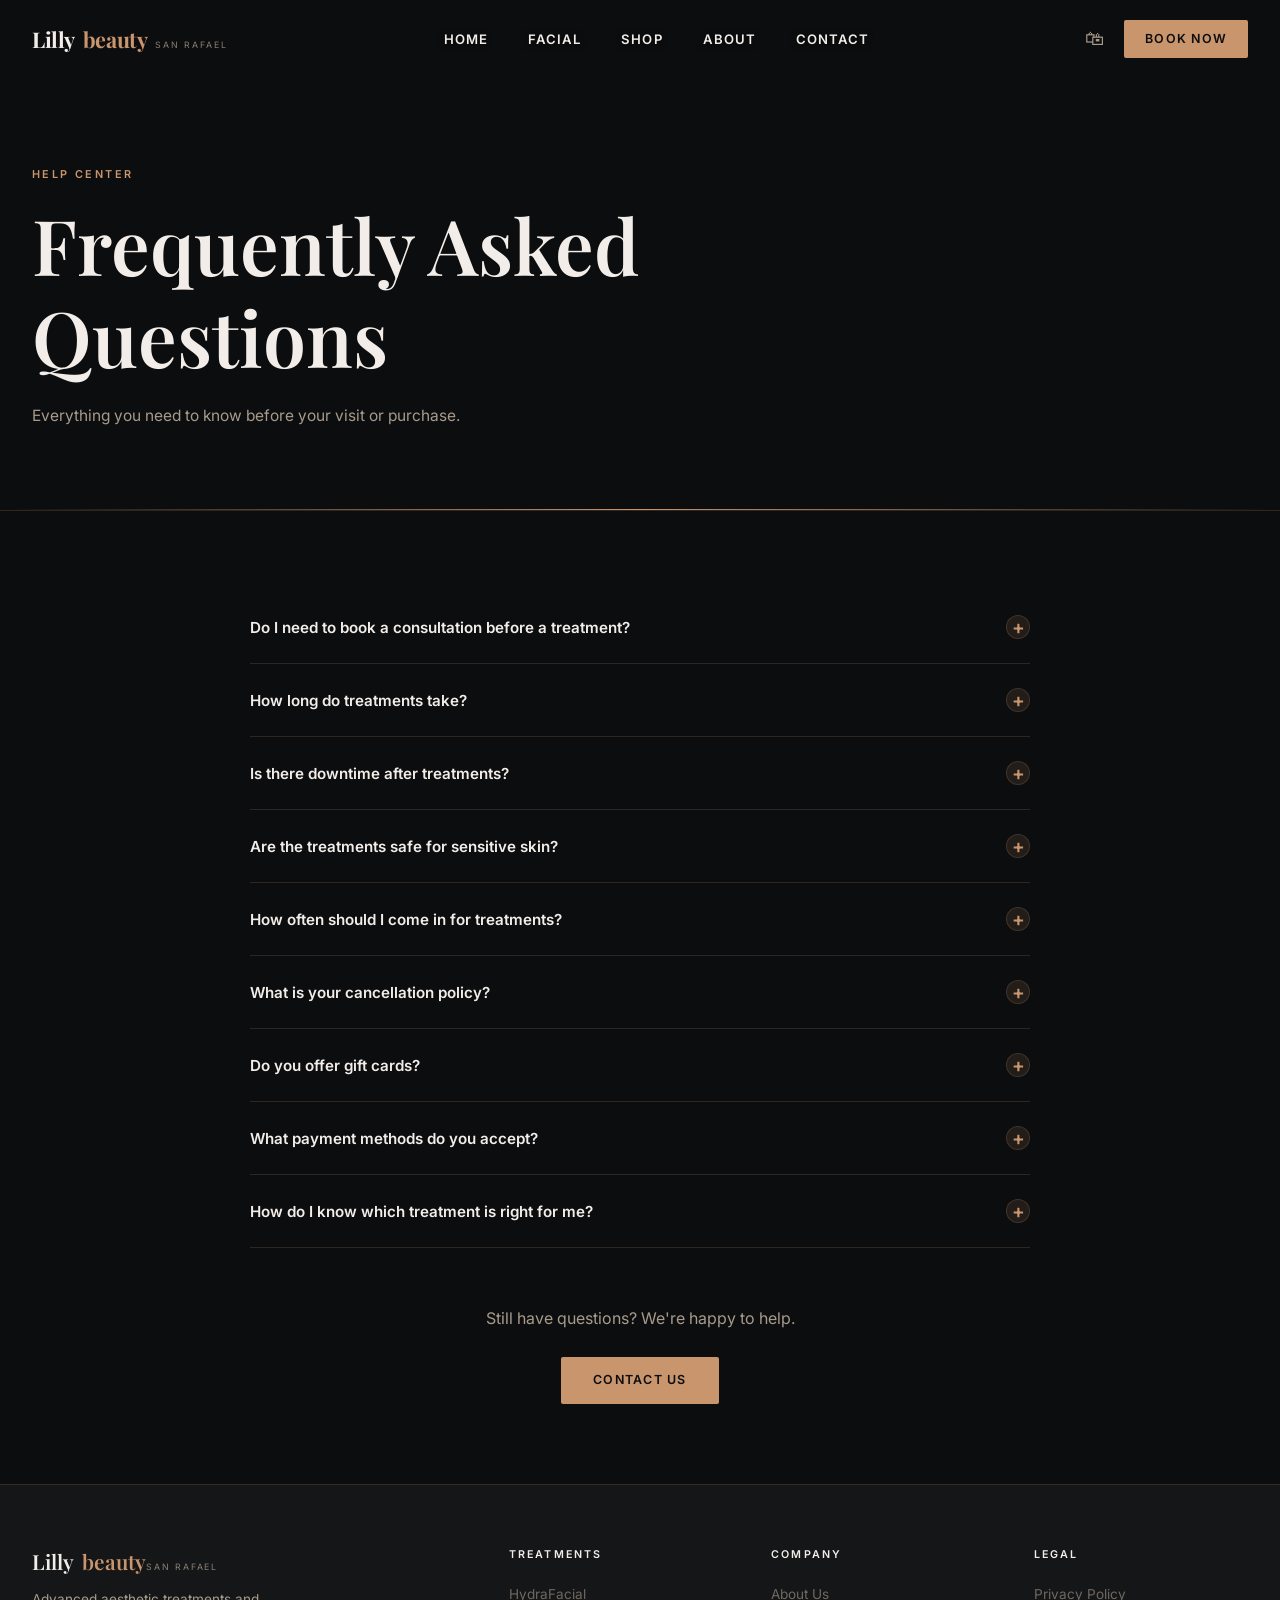
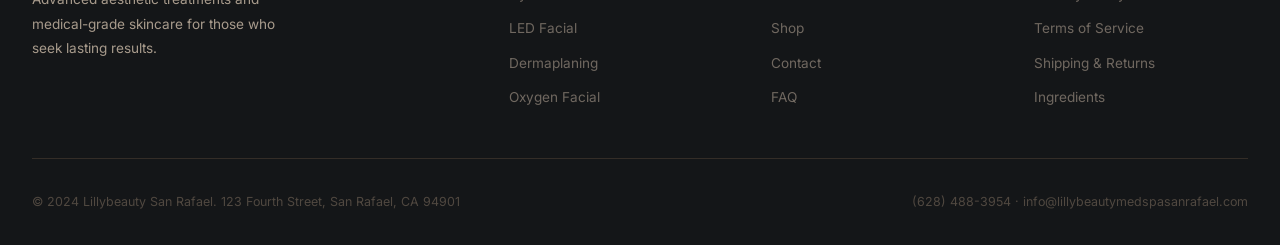
<file: San Rafael/faq.html>
<!DOCTYPE html>
<html lang="en">
<head>
  <meta charset="UTF-8">
  <meta name="viewport" content="width=device-width, initial-scale=1.0">
  <title>FAQ — Lillybeauty San Rafael</title>
  <link rel="icon" type="image/svg+xml" href="/favicon.svg">
  <link rel="stylesheet" href="css/styles.css">
  <style>
    .faq-list { max-width: 780px; margin: 0 auto; }
    .faq-item { border-bottom: 1px solid var(--border); }
    .faq-q {
      width: 100%; background: none; border: none; text-align: left;
      padding: 1.5rem 0; cursor: pointer;
      font-family: var(--sans); font-size: .95rem; font-weight: 600;
      color: var(--cream); display: flex; justify-content: space-between; align-items: center;
      gap: 1rem;
    }
    .faq-q .faq-icon { color: var(--gold); font-size: 1.2rem; flex-shrink: 0; transition: transform .3s; }
    .faq-item.open .faq-icon { transform: rotate(45deg); }
    .faq-a { max-height: 0; overflow: hidden; transition: max-height .35s ease; }
    .faq-item.open .faq-a { max-height: 300px; }
    .faq-a p { padding-bottom: 1.5rem; font-size: .9rem; line-height: 1.8; }
  </style>
</head>
<body>

<nav>
  <div class="nav-inner">
    <a href="/" class="nav-logo">Lilly<span>beauty</span><span class="logo-sub">San Rafael</span></a>
    <ul class="nav-links">
      <li><a href="/">Home</a></li>
      <li><a href="facial-treatments">Facial</a></li>
      <li><a href="shop">Shop</a></li>
      <li><a href="about">About</a></li>
      <li><a href="contact">Contact</a></li>
    </ul>
    <div class="nav-right">
      <button class="cart-btn" id="cartBtn" aria-label="Open cart">🛍<span class="cart-badge" id="cartBadge">0</span></button>
      <a href="contact" class="nav-cta">Book Now</a>
    </div>
    <div class="hamburger"><span></span><span></span><span></span></div>
  </div>
</nav>

<div class="mobile-nav">
  <button class="mobile-close">✕</button>
  <a href="/">Home</a>
  <a href="facial-treatments">Facial Treatments</a>
  <a href="shop">Shop</a>
  <a href="about">About</a>
  <a href="contact">Contact</a>
</div>

<div class="page-hero">
  <div class="container">
    <div class="page-hero-inner">
      <span class="page-hero-tag">Help Center</span>
      <h1>Frequently Asked<br>Questions</h1>
      <p>Everything you need to know before your visit or purchase.</p>
    </div>
  </div>
</div>

<section class="section">
  <div class="container">
    <div class="faq-list">

      <div class="faq-item">
        <button class="faq-q">Do I need to book a consultation before a treatment? <span class="faq-icon">+</span></button>
        <div class="faq-a"><p>Not always — most of our facial treatments can be booked directly. However, we recommend a free consultation for first-time clients so we can assess your skin and recommend the best protocol for your goals.</p></div>
      </div>

      <div class="faq-item">
        <button class="faq-q">How long do treatments take? <span class="faq-icon">+</span></button>
        <div class="faq-a"><p>Treatment times vary: HydraFacial and Acne Treatment take approximately 60 minutes, Dermaplaning 45 minutes, LED Facial 30 minutes, Anti-Aging Facial 75 minutes, and Oxygen Facial 60 minutes. Allow extra time for your first visit paperwork.</p></div>
      </div>

      <div class="faq-item">
        <button class="faq-q">Is there downtime after treatments? <span class="faq-icon">+</span></button>
        <div class="faq-a"><p>Most of our treatments have zero downtime — you can return to your normal routine immediately. Some clients may experience mild redness after certain treatments, which typically fades within a few hours.</p></div>
      </div>

      <div class="faq-item">
        <button class="faq-q">Are the treatments safe for sensitive skin? <span class="faq-icon">+</span></button>
        <div class="faq-a"><p>Yes. All of our protocols are designed with safety in mind and can be adapted for sensitive skin types. We conduct a skin assessment before every treatment to ensure the correct approach for you.</p></div>
      </div>

      <div class="faq-item">
        <button class="faq-q">How often should I come in for treatments? <span class="faq-icon">+</span></button>
        <div class="faq-a"><p>For optimal results, most clients benefit from treatments every 4–6 weeks. Your practitioner will recommend a personalized schedule based on your skin goals and the specific treatment.</p></div>
      </div>

      <div class="faq-item">
        <button class="faq-q">What is your cancellation policy? <span class="faq-icon">+</span></button>
        <div class="faq-a"><p>We ask for at least 24 hours notice to cancel or reschedule. Cancellations with less than 24 hours notice may be subject to a cancellation fee. No-shows will be charged the full treatment cost.</p></div>
      </div>

      <div class="faq-item">
        <button class="faq-q">Do you offer gift cards? <span class="faq-icon">+</span></button>
        <div class="faq-a"><p>Yes! Gift cards are available for any amount and can be used toward treatments or shop products. Contact us at info@lillybeautymedspasanrafael.com to purchase one.</p></div>
      </div>

      <div class="faq-item">
        <button class="faq-q">What payment methods do you accept? <span class="faq-icon">+</span></button>
        <div class="faq-a"><p>We accept all major credit and debit cards, Apple Pay, Google Pay, and cash. Payment is due at the time of service.</p></div>
      </div>

      <div class="faq-item">
        <button class="faq-q">How do I know which treatment is right for me? <span class="faq-icon">+</span></button>
        <div class="faq-a"><p>Book a free consultation and one of our practitioners will assess your skin, discuss your concerns and goals, and recommend the most effective treatment plan for you — with no obligation to book.</p></div>
      </div>

    </div>

    <div style="text-align:center;margin-top:3.5rem;">
      <p style="margin-bottom:1.5rem;color:var(--dim);">Still have questions? We're happy to help.</p>
      <a href="contact" class="btn btn-primary">Contact Us</a>
    </div>
  </div>
</section>

<footer>
  <div class="container">
    <div class="footer-grid">
      <div class="footer-brand">
        <h3>Lilly<span>beauty</span></h3><span class="logo-sub">San Rafael</span>
        <p>Advanced aesthetic treatments and medical-grade skincare for those who seek lasting results.</p>
      </div>
      <div class="footer-col">
        <h4>Treatments</h4>
        <ul>
          <li><a href="facial-treatments">HydraFacial</a></li>
          <li><a href="facial-treatments">LED Facial</a></li>
          <li><a href="facial-treatments">Dermaplaning</a></li>
          <li><a href="facial-treatments">Oxygen Facial</a></li>
        </ul>
      </div>
      <div class="footer-col">
        <h4>Company</h4>
        <ul>
          <li><a href="about">About Us</a></li>
          <li><a href="shop">Shop</a></li>
          <li><a href="contact">Contact</a></li>
          <li><a href="faq" class="active">FAQ</a></li>
        </ul>
      </div>
      <div class="footer-col">
        <h4>Legal</h4>
        <ul>
          <li><a href="privacy">Privacy Policy</a></li>
          <li><a href="terms">Terms of Service</a></li>
          <li><a href="shipping">Shipping &amp; Returns</a></li>
          <li><a href="ingredients">Ingredients</a></li>
        </ul>
      </div>
    </div>
    <div class="footer-bottom">
      <p>© 2024 Lillybeauty San Rafael. 123 Fourth Street, San Rafael, CA 94901</p>
      <p>(628) 488-3954 · info@lillybeautymedspasanrafael.com</p>
    </div>
  </div>
</footer>

<div class="cart-overlay" id="cartOverlay"></div>
<div class="cart-sidebar" id="cartSidebar">
  <div class="cart-head"><h3>Your Cart</h3><button class="cart-close-btn" id="cartClose">✕</button></div>
  <div class="cart-items" id="cartItems"><div class="cart-empty"><span style="font-size:2rem">🛒</span>Your cart is empty</div></div>
  <div class="cart-foot">
    <div class="cart-tot"><span class="cart-tot-lbl">Total</span><span class="cart-tot-amt" id="cartTotal">$0.00</span></div>
    <button class="btn btn-primary" style="width:100%;justify-content:center;">Checkout</button>
  </div>
</div>

<script src="js/main.js"></script>
<script>
  document.querySelectorAll('.faq-q').forEach(btn => {
    btn.addEventListener('click', () => {
      const item = btn.closest('.faq-item');
      const isOpen = item.classList.contains('open');
      document.querySelectorAll('.faq-item').forEach(i => i.classList.remove('open'));
      if (!isOpen) item.classList.add('open');
    });
  });
</script>
</body>
</html>
</file>
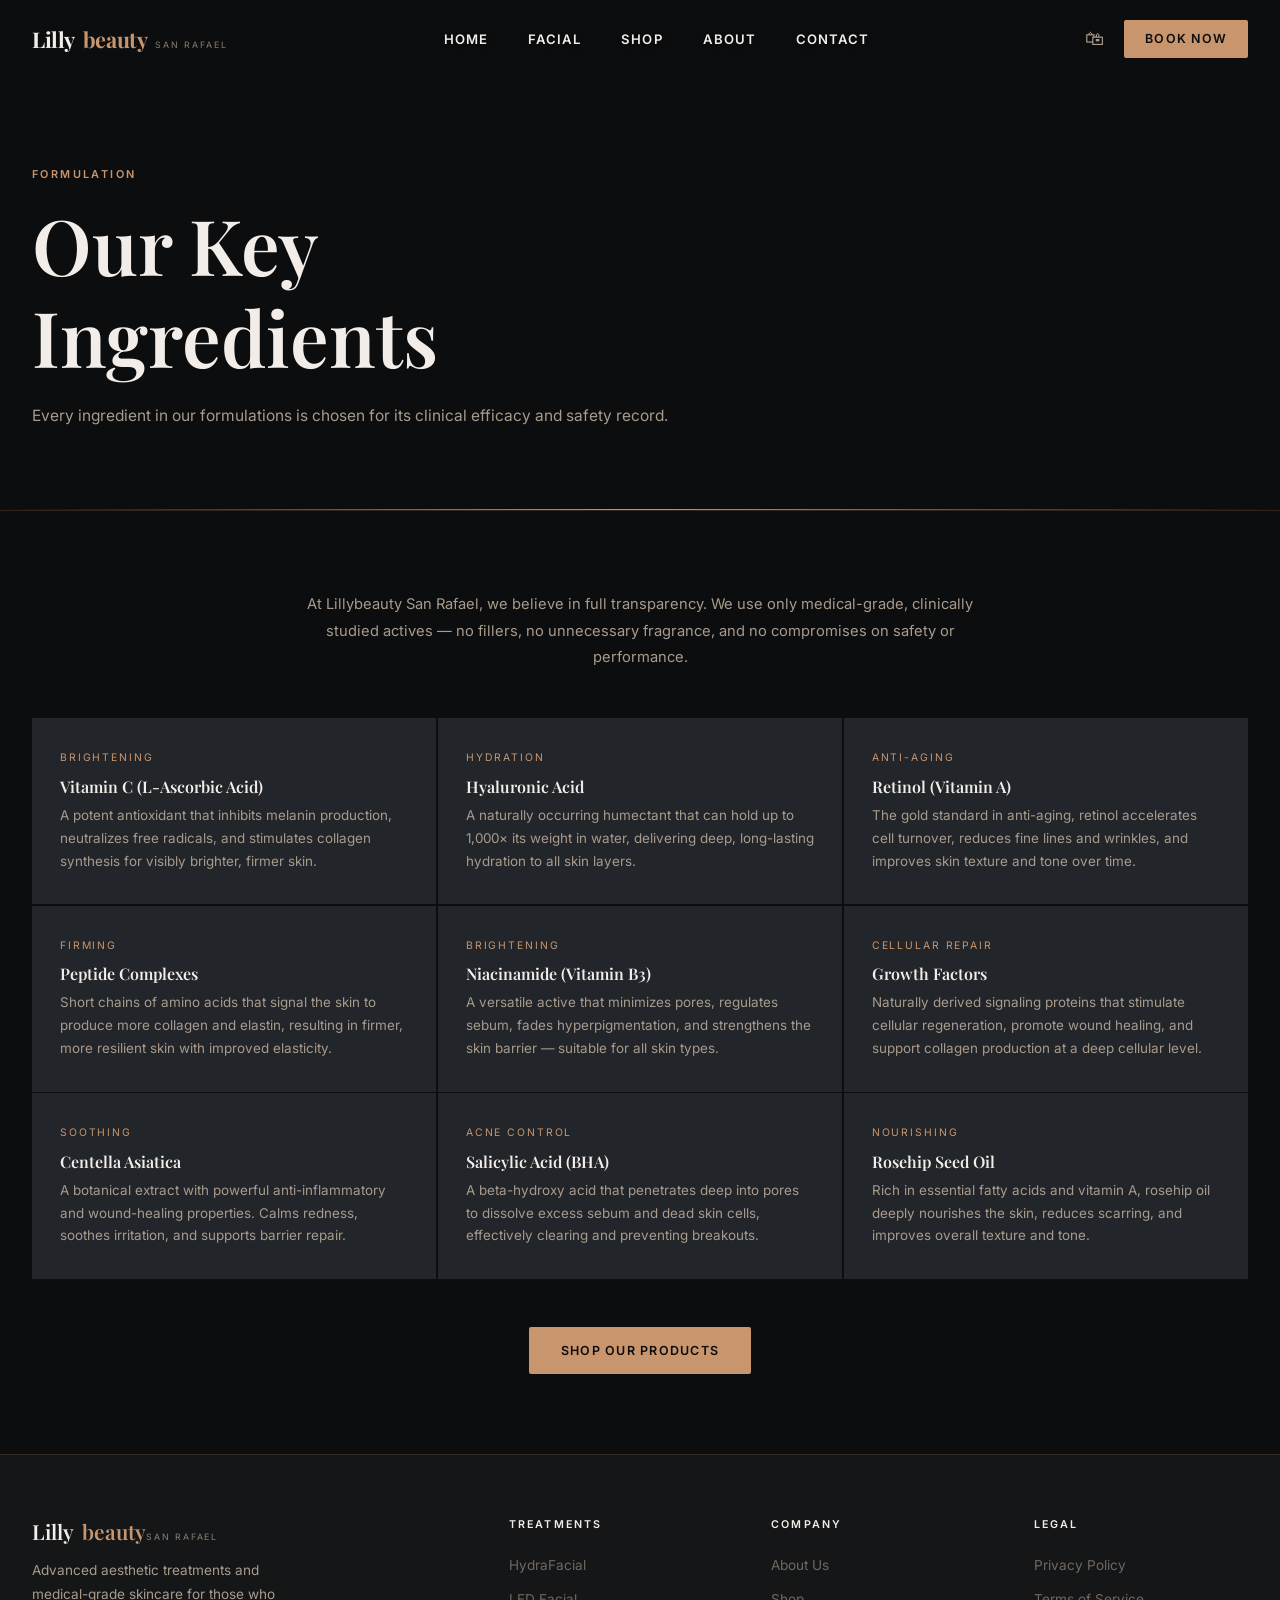
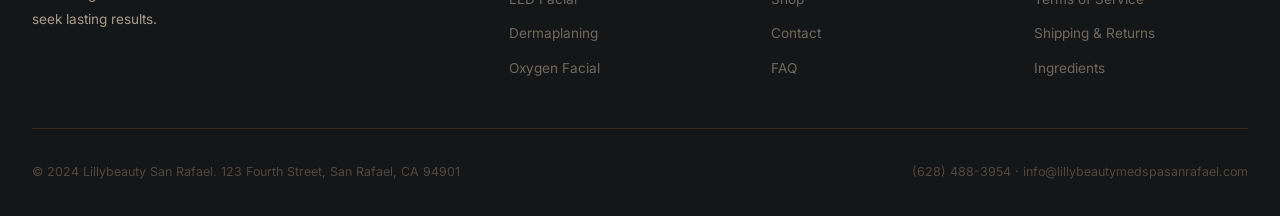
<file: San Rafael/ingredients.html>
<!DOCTYPE html>
<html lang="en">
<head>
  <meta charset="UTF-8">
  <meta name="viewport" content="width=device-width, initial-scale=1.0">
  <title>Ingredients — Lillybeauty San Rafael</title>
  <link rel="icon" type="image/svg+xml" href="/favicon.svg">
  <link rel="stylesheet" href="css/styles.css">
  <style>
    .ingredient-grid {
      display: grid;
      grid-template-columns: repeat(3, 1fr);
      gap: 1.5px;
      margin-top: 2rem;
    }
    .ingredient-card {
      background: var(--bg-card);
      padding: 2rem 1.75rem;
    }
    .ingredient-card h4 { color: var(--cream); margin-bottom: .5rem; font-size: 1rem; }
    .ingredient-card .i-tag {
      font-size: .65rem; letter-spacing: .18em; text-transform: uppercase;
      color: var(--gold); display: block; margin-bottom: .6rem;
    }
    .ingredient-card p { font-size: .84rem; line-height: 1.7; }
    .ingredients-intro { max-width: 680px; margin: 0 auto 3rem; text-align: center; }
    .ingredients-intro p { font-size: .92rem; line-height: 1.8; }
    @media (max-width: 768px) { .ingredient-grid { grid-template-columns: 1fr 1fr; } }
    @media (max-width: 480px) { .ingredient-grid { grid-template-columns: 1fr; } }
  </style>
</head>
<body>

<nav>
  <div class="nav-inner">
    <a href="/" class="nav-logo">Lilly<span>beauty</span><span class="logo-sub">San Rafael</span></a>
    <ul class="nav-links">
      <li><a href="/">Home</a></li>
      <li><a href="facial-treatments">Facial</a></li>
      <li><a href="shop">Shop</a></li>
      <li><a href="about">About</a></li>
      <li><a href="contact">Contact</a></li>
    </ul>
    <div class="nav-right">
      <button class="cart-btn" id="cartBtn" aria-label="Open cart">🛍<span class="cart-badge" id="cartBadge">0</span></button>
      <a href="contact" class="nav-cta">Book Now</a>
    </div>
    <div class="hamburger"><span></span><span></span><span></span></div>
  </div>
</nav>

<div class="mobile-nav">
  <button class="mobile-close">✕</button>
  <a href="/">Home</a>
  <a href="facial-treatments">Facial Treatments</a>
  <a href="shop">Shop</a>
  <a href="about">About</a>
  <a href="contact">Contact</a>
</div>

<div class="page-hero">
  <div class="container">
    <div class="page-hero-inner">
      <span class="page-hero-tag">Formulation</span>
      <h1>Our Key<br>Ingredients</h1>
      <p>Every ingredient in our formulations is chosen for its clinical efficacy and safety record.</p>
    </div>
  </div>
</div>

<section class="section">
  <div class="container">
    <div class="ingredients-intro">
      <p>At Lillybeauty San Rafael, we believe in full transparency. We use only medical-grade, clinically studied actives — no fillers, no unnecessary fragrance, and no compromises on safety or performance.</p>
    </div>

    <div class="ingredient-grid">

      <div class="ingredient-card fade-up">
        <span class="i-tag">Brightening</span>
        <h4>Vitamin C (L-Ascorbic Acid)</h4>
        <p>A potent antioxidant that inhibits melanin production, neutralizes free radicals, and stimulates collagen synthesis for visibly brighter, firmer skin.</p>
      </div>

      <div class="ingredient-card fade-up">
        <span class="i-tag">Hydration</span>
        <h4>Hyaluronic Acid</h4>
        <p>A naturally occurring humectant that can hold up to 1,000× its weight in water, delivering deep, long-lasting hydration to all skin layers.</p>
      </div>

      <div class="ingredient-card fade-up">
        <span class="i-tag">Anti-Aging</span>
        <h4>Retinol (Vitamin A)</h4>
        <p>The gold standard in anti-aging, retinol accelerates cell turnover, reduces fine lines and wrinkles, and improves skin texture and tone over time.</p>
      </div>

      <div class="ingredient-card fade-up">
        <span class="i-tag">Firming</span>
        <h4>Peptide Complexes</h4>
        <p>Short chains of amino acids that signal the skin to produce more collagen and elastin, resulting in firmer, more resilient skin with improved elasticity.</p>
      </div>

      <div class="ingredient-card fade-up">
        <span class="i-tag">Brightening</span>
        <h4>Niacinamide (Vitamin B3)</h4>
        <p>A versatile active that minimizes pores, regulates sebum, fades hyperpigmentation, and strengthens the skin barrier — suitable for all skin types.</p>
      </div>

      <div class="ingredient-card fade-up">
        <span class="i-tag">Cellular Repair</span>
        <h4>Growth Factors</h4>
        <p>Naturally derived signaling proteins that stimulate cellular regeneration, promote wound healing, and support collagen production at a deep cellular level.</p>
      </div>

      <div class="ingredient-card fade-up">
        <span class="i-tag">Soothing</span>
        <h4>Centella Asiatica</h4>
        <p>A botanical extract with powerful anti-inflammatory and wound-healing properties. Calms redness, soothes irritation, and supports barrier repair.</p>
      </div>

      <div class="ingredient-card fade-up">
        <span class="i-tag">Acne Control</span>
        <h4>Salicylic Acid (BHA)</h4>
        <p>A beta-hydroxy acid that penetrates deep into pores to dissolve excess sebum and dead skin cells, effectively clearing and preventing breakouts.</p>
      </div>

      <div class="ingredient-card fade-up">
        <span class="i-tag">Nourishing</span>
        <h4>Rosehip Seed Oil</h4>
        <p>Rich in essential fatty acids and vitamin A, rosehip oil deeply nourishes the skin, reduces scarring, and improves overall texture and tone.</p>
      </div>

    </div>

    <div style="text-align:center;margin-top:3rem;">
      <a href="shop" class="btn btn-primary">Shop Our Products</a>
    </div>
  </div>
</section>

<footer>
  <div class="container">
    <div class="footer-grid">
      <div class="footer-brand">
        <h3>Lilly<span>beauty</span></h3><span class="logo-sub">San Rafael</span>
        <p>Advanced aesthetic treatments and medical-grade skincare for those who seek lasting results.</p>
      </div>
      <div class="footer-col">
        <h4>Treatments</h4>
        <ul>
          <li><a href="facial-treatments">HydraFacial</a></li>
          <li><a href="facial-treatments">LED Facial</a></li>
          <li><a href="facial-treatments">Dermaplaning</a></li>
          <li><a href="facial-treatments">Oxygen Facial</a></li>
        </ul>
      </div>
      <div class="footer-col">
        <h4>Company</h4>
        <ul>
          <li><a href="about">About Us</a></li>
          <li><a href="shop">Shop</a></li>
          <li><a href="contact">Contact</a></li>
          <li><a href="faq">FAQ</a></li>
        </ul>
      </div>
      <div class="footer-col">
        <h4>Legal</h4>
        <ul>
          <li><a href="privacy">Privacy Policy</a></li>
          <li><a href="terms">Terms of Service</a></li>
          <li><a href="shipping">Shipping &amp; Returns</a></li>
          <li><a href="ingredients" class="active">Ingredients</a></li>
        </ul>
      </div>
    </div>
    <div class="footer-bottom">
      <p>© 2024 Lillybeauty San Rafael. 123 Fourth Street, San Rafael, CA 94901</p>
      <p>(628) 488-3954 · info@lillybeautymedspasanrafael.com</p>
    </div>
  </div>
</footer>

<div class="cart-overlay" id="cartOverlay"></div>
<div class="cart-sidebar" id="cartSidebar">
  <div class="cart-head"><h3>Your Cart</h3><button class="cart-close-btn" id="cartClose">✕</button></div>
  <div class="cart-items" id="cartItems"><div class="cart-empty"><span style="font-size:2rem">🛒</span>Your cart is empty</div></div>
  <div class="cart-foot">
    <div class="cart-tot"><span class="cart-tot-lbl">Total</span><span class="cart-tot-amt" id="cartTotal">$0.00</span></div>
    <button class="btn btn-primary" style="width:100%;justify-content:center;">Checkout</button>
  </div>
</div>

<script src="js/main.js"></script>
</body>
</html>
</file>
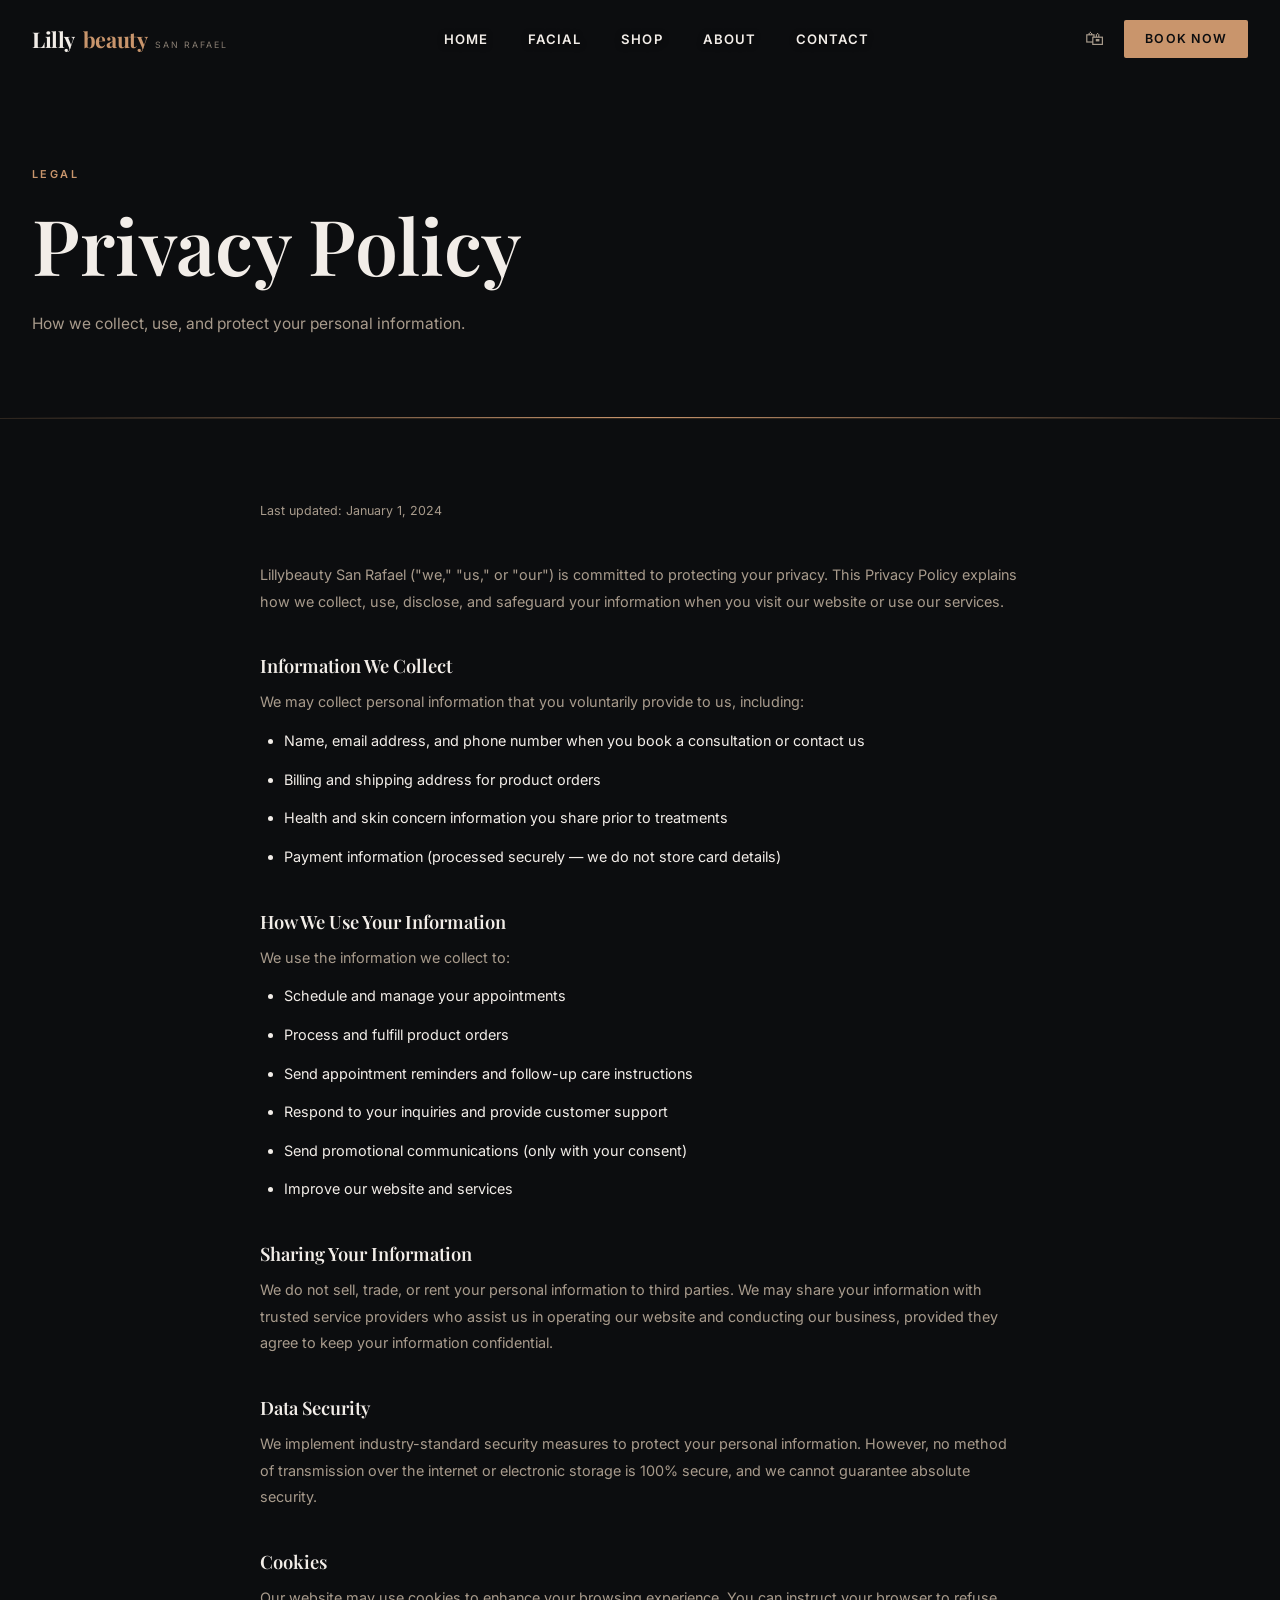
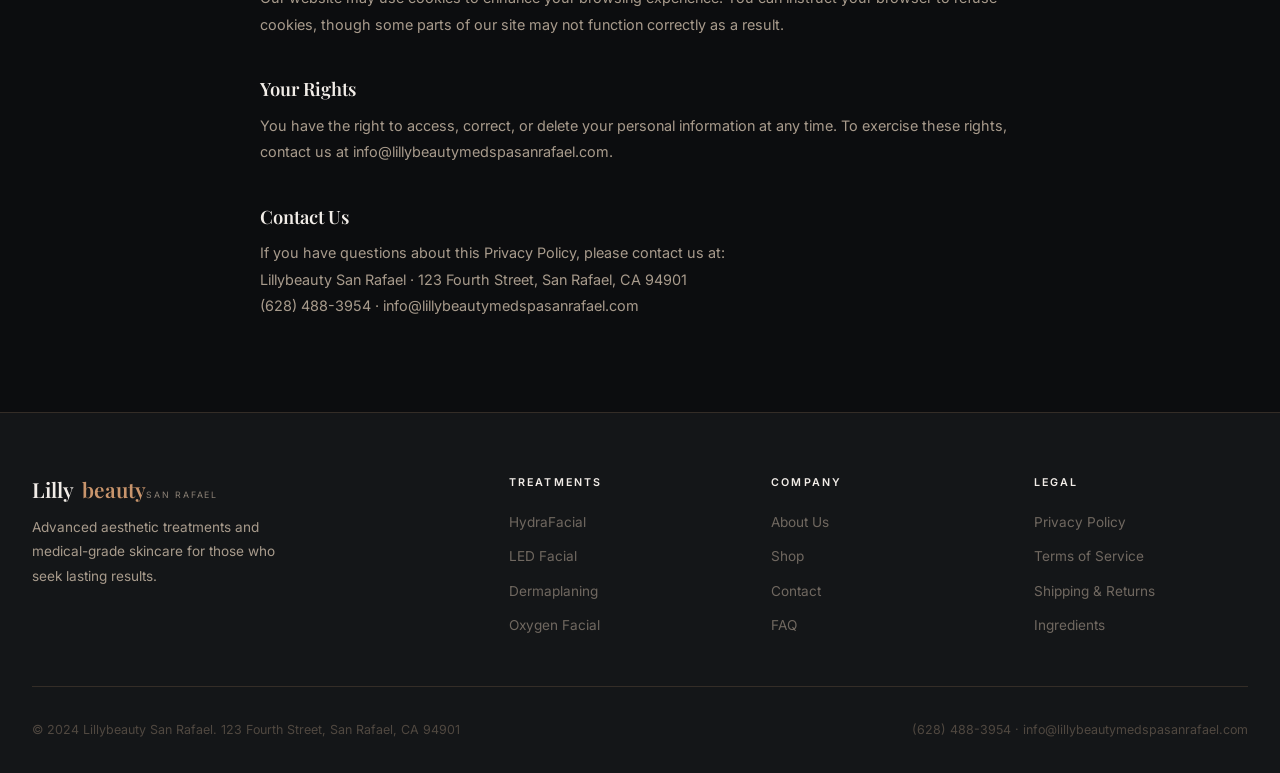
<file: San Rafael/privacy.html>
<!DOCTYPE html>
<html lang="en">
<head>
  <meta charset="UTF-8">
  <meta name="viewport" content="width=device-width, initial-scale=1.0">
  <title>Privacy Policy — Lillybeauty San Rafael</title>
  <link rel="icon" type="image/svg+xml" href="/favicon.svg">
  <link rel="stylesheet" href="css/styles.css">
  <style>
    .legal-body { max-width: 760px; margin: 0 auto; }
    .legal-body h3 { color: var(--cream); font-family: var(--serif); font-size: 1.15rem; margin: 2.5rem 0 .75rem; }
    .legal-body p, .legal-body li { font-size: .9rem; line-height: 1.85; margin-bottom: .75rem; }
    .legal-body ul { padding-left: 1.5rem; margin-bottom: 1rem; }
    .legal-body .last-updated { font-size: .78rem; color: var(--dim); margin-bottom: 2.5rem; }
  </style>
</head>
<body>

<nav>
  <div class="nav-inner">
    <a href="/" class="nav-logo">Lilly<span>beauty</span><span class="logo-sub">San Rafael</span></a>
    <ul class="nav-links">
      <li><a href="/">Home</a></li>
      <li><a href="facial-treatments">Facial</a></li>
      <li><a href="shop">Shop</a></li>
      <li><a href="about">About</a></li>
      <li><a href="contact">Contact</a></li>
    </ul>
    <div class="nav-right">
      <button class="cart-btn" id="cartBtn" aria-label="Open cart">🛍<span class="cart-badge" id="cartBadge">0</span></button>
      <a href="contact" class="nav-cta">Book Now</a>
    </div>
    <div class="hamburger"><span></span><span></span><span></span></div>
  </div>
</nav>

<div class="mobile-nav">
  <button class="mobile-close">✕</button>
  <a href="/">Home</a>
  <a href="facial-treatments">Facial Treatments</a>
  <a href="shop">Shop</a>
  <a href="about">About</a>
  <a href="contact">Contact</a>
</div>

<div class="page-hero">
  <div class="container">
    <div class="page-hero-inner">
      <span class="page-hero-tag">Legal</span>
      <h1>Privacy Policy</h1>
      <p>How we collect, use, and protect your personal information.</p>
    </div>
  </div>
</div>

<section class="section">
  <div class="container">
    <div class="legal-body">
      <p class="last-updated">Last updated: January 1, 2024</p>

      <p>Lillybeauty San Rafael ("we," "us," or "our") is committed to protecting your privacy. This Privacy Policy explains how we collect, use, disclose, and safeguard your information when you visit our website or use our services.</p>

      <h3>Information We Collect</h3>
      <p>We may collect personal information that you voluntarily provide to us, including:</p>
      <ul>
        <li>Name, email address, and phone number when you book a consultation or contact us</li>
        <li>Billing and shipping address for product orders</li>
        <li>Health and skin concern information you share prior to treatments</li>
        <li>Payment information (processed securely — we do not store card details)</li>
      </ul>

      <h3>How We Use Your Information</h3>
      <p>We use the information we collect to:</p>
      <ul>
        <li>Schedule and manage your appointments</li>
        <li>Process and fulfill product orders</li>
        <li>Send appointment reminders and follow-up care instructions</li>
        <li>Respond to your inquiries and provide customer support</li>
        <li>Send promotional communications (only with your consent)</li>
        <li>Improve our website and services</li>
      </ul>

      <h3>Sharing Your Information</h3>
      <p>We do not sell, trade, or rent your personal information to third parties. We may share your information with trusted service providers who assist us in operating our website and conducting our business, provided they agree to keep your information confidential.</p>

      <h3>Data Security</h3>
      <p>We implement industry-standard security measures to protect your personal information. However, no method of transmission over the internet or electronic storage is 100% secure, and we cannot guarantee absolute security.</p>

      <h3>Cookies</h3>
      <p>Our website may use cookies to enhance your browsing experience. You can instruct your browser to refuse cookies, though some parts of our site may not function correctly as a result.</p>

      <h3>Your Rights</h3>
      <p>You have the right to access, correct, or delete your personal information at any time. To exercise these rights, contact us at info@lillybeautymedspasanrafael.com.</p>

      <h3>Contact Us</h3>
      <p>If you have questions about this Privacy Policy, please contact us at:<br>
      Lillybeauty San Rafael · 123 Fourth Street, San Rafael, CA 94901<br>
      (628) 488-3954 · info@lillybeautymedspasanrafael.com</p>
    </div>
  </div>
</section>

<footer>
  <div class="container">
    <div class="footer-grid">
      <div class="footer-brand">
        <h3>Lilly<span>beauty</span></h3><span class="logo-sub">San Rafael</span>
        <p>Advanced aesthetic treatments and medical-grade skincare for those who seek lasting results.</p>
      </div>
      <div class="footer-col">
        <h4>Treatments</h4>
        <ul>
          <li><a href="facial-treatments">HydraFacial</a></li>
          <li><a href="facial-treatments">LED Facial</a></li>
          <li><a href="facial-treatments">Dermaplaning</a></li>
          <li><a href="facial-treatments">Oxygen Facial</a></li>
        </ul>
      </div>
      <div class="footer-col">
        <h4>Company</h4>
        <ul>
          <li><a href="about">About Us</a></li>
          <li><a href="shop">Shop</a></li>
          <li><a href="contact">Contact</a></li>
          <li><a href="faq">FAQ</a></li>
        </ul>
      </div>
      <div class="footer-col">
        <h4>Legal</h4>
        <ul>
          <li><a href="privacy" class="active">Privacy Policy</a></li>
          <li><a href="terms">Terms of Service</a></li>
          <li><a href="shipping">Shipping &amp; Returns</a></li>
          <li><a href="ingredients">Ingredients</a></li>
        </ul>
      </div>
    </div>
    <div class="footer-bottom">
      <p>© 2024 Lillybeauty San Rafael. 123 Fourth Street, San Rafael, CA 94901</p>
      <p>(628) 488-3954 · info@lillybeautymedspasanrafael.com</p>
    </div>
  </div>
</footer>

<div class="cart-overlay" id="cartOverlay"></div>
<div class="cart-sidebar" id="cartSidebar">
  <div class="cart-head"><h3>Your Cart</h3><button class="cart-close-btn" id="cartClose">✕</button></div>
  <div class="cart-items" id="cartItems"><div class="cart-empty"><span style="font-size:2rem">🛒</span>Your cart is empty</div></div>
  <div class="cart-foot">
    <div class="cart-tot"><span class="cart-tot-lbl">Total</span><span class="cart-tot-amt" id="cartTotal">$0.00</span></div>
    <button class="btn btn-primary" style="width:100%;justify-content:center;">Checkout</button>
  </div>
</div>

<script src="js/main.js"></script>
</body>
</html>
</file>
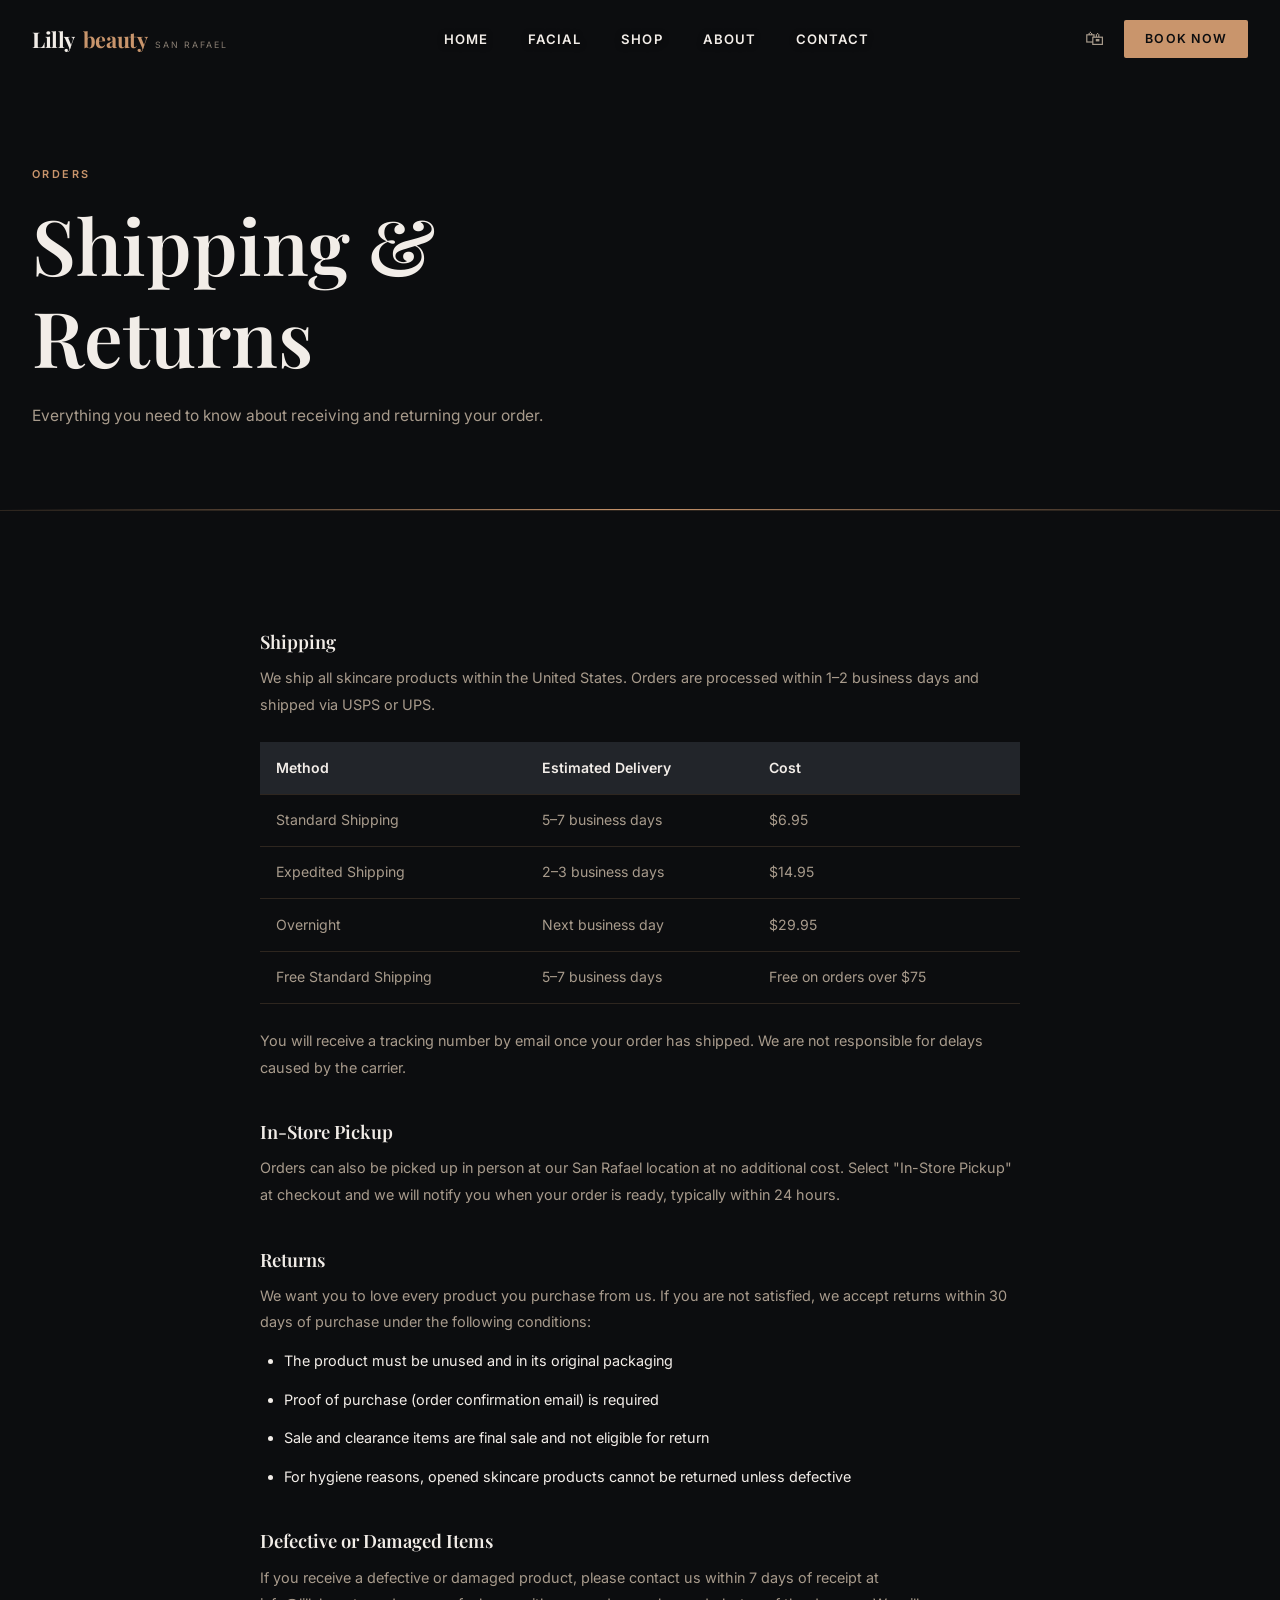
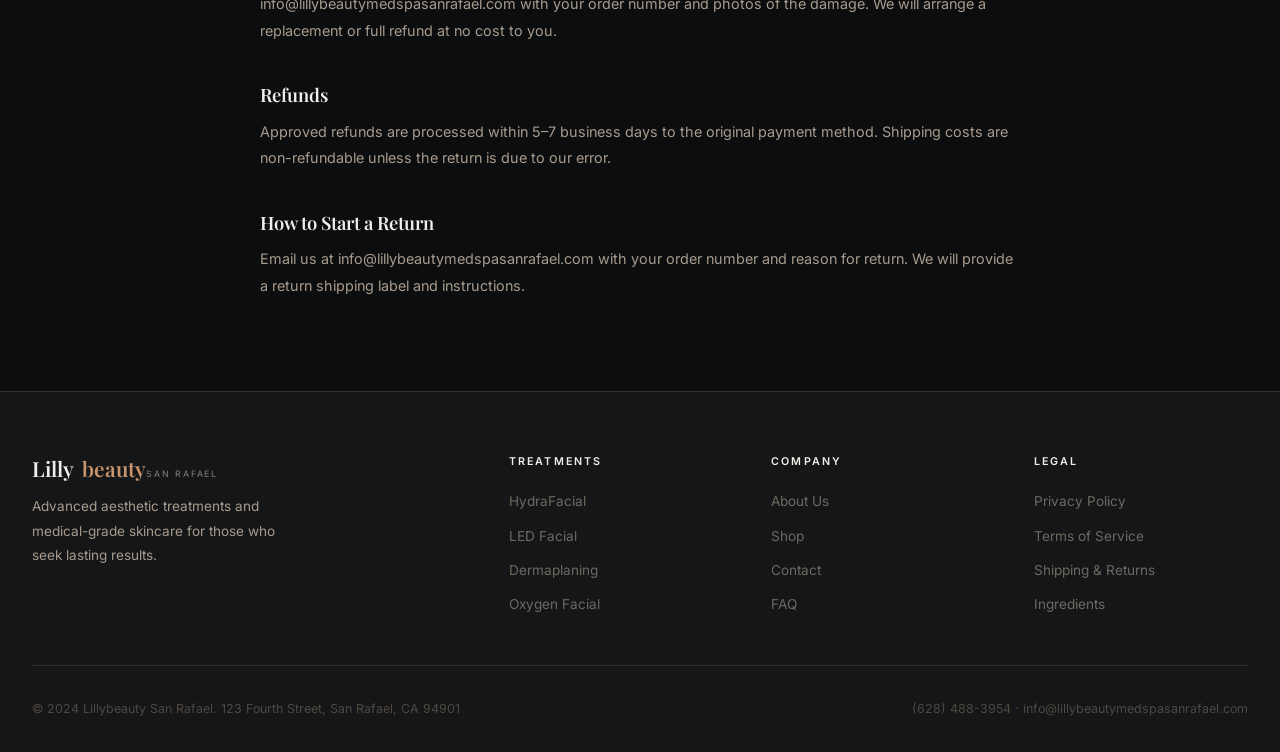
<file: San Rafael/shipping.html>
<!DOCTYPE html>
<html lang="en">
<head>
  <meta charset="UTF-8">
  <meta name="viewport" content="width=device-width, initial-scale=1.0">
  <title>Shipping & Returns — Lillybeauty San Rafael</title>
  <link rel="icon" type="image/svg+xml" href="/favicon.svg">
  <link rel="stylesheet" href="css/styles.css">
  <style>
    .legal-body { max-width: 760px; margin: 0 auto; }
    .legal-body h3 { color: var(--cream); font-family: var(--serif); font-size: 1.15rem; margin: 2.5rem 0 .75rem; }
    .legal-body p, .legal-body li { font-size: .9rem; line-height: 1.85; margin-bottom: .75rem; }
    .legal-body ul { padding-left: 1.5rem; margin-bottom: 1rem; }
    .legal-body .last-updated { font-size: .78rem; color: var(--dim); margin-bottom: 2.5rem; }
    .shipping-table { width: 100%; border-collapse: collapse; margin: 1.5rem 0; }
    .shipping-table th, .shipping-table td { padding: .9rem 1rem; text-align: left; border-bottom: 1px solid var(--border); font-size: .88rem; }
    .shipping-table th { color: var(--cream); font-weight: 600; background: var(--bg-card); }
    .shipping-table td { color: var(--dim); }
  </style>
</head>
<body>

<nav>
  <div class="nav-inner">
    <a href="/" class="nav-logo">Lilly<span>beauty</span><span class="logo-sub">San Rafael</span></a>
    <ul class="nav-links">
      <li><a href="/">Home</a></li>
      <li><a href="facial-treatments">Facial</a></li>
      <li><a href="shop">Shop</a></li>
      <li><a href="about">About</a></li>
      <li><a href="contact">Contact</a></li>
    </ul>
    <div class="nav-right">
      <button class="cart-btn" id="cartBtn" aria-label="Open cart">🛍<span class="cart-badge" id="cartBadge">0</span></button>
      <a href="contact" class="nav-cta">Book Now</a>
    </div>
    <div class="hamburger"><span></span><span></span><span></span></div>
  </div>
</nav>

<div class="mobile-nav">
  <button class="mobile-close">✕</button>
  <a href="/">Home</a>
  <a href="facial-treatments">Facial Treatments</a>
  <a href="shop">Shop</a>
  <a href="about">About</a>
  <a href="contact">Contact</a>
</div>

<div class="page-hero">
  <div class="container">
    <div class="page-hero-inner">
      <span class="page-hero-tag">Orders</span>
      <h1>Shipping &amp;<br>Returns</h1>
      <p>Everything you need to know about receiving and returning your order.</p>
    </div>
  </div>
</div>

<section class="section">
  <div class="container">
    <div class="legal-body">

      <h3>Shipping</h3>
      <p>We ship all skincare products within the United States. Orders are processed within 1–2 business days and shipped via USPS or UPS.</p>

      <table class="shipping-table">
        <tr><th>Method</th><th>Estimated Delivery</th><th>Cost</th></tr>
        <tr><td>Standard Shipping</td><td>5–7 business days</td><td>$6.95</td></tr>
        <tr><td>Expedited Shipping</td><td>2–3 business days</td><td>$14.95</td></tr>
        <tr><td>Overnight</td><td>Next business day</td><td>$29.95</td></tr>
        <tr><td>Free Standard Shipping</td><td>5–7 business days</td><td>Free on orders over $75</td></tr>
      </table>

      <p>You will receive a tracking number by email once your order has shipped. We are not responsible for delays caused by the carrier.</p>

      <h3>In-Store Pickup</h3>
      <p>Orders can also be picked up in person at our San Rafael location at no additional cost. Select "In-Store Pickup" at checkout and we will notify you when your order is ready, typically within 24 hours.</p>

      <h3>Returns</h3>
      <p>We want you to love every product you purchase from us. If you are not satisfied, we accept returns within 30 days of purchase under the following conditions:</p>
      <ul>
        <li>The product must be unused and in its original packaging</li>
        <li>Proof of purchase (order confirmation email) is required</li>
        <li>Sale and clearance items are final sale and not eligible for return</li>
        <li>For hygiene reasons, opened skincare products cannot be returned unless defective</li>
      </ul>

      <h3>Defective or Damaged Items</h3>
      <p>If you receive a defective or damaged product, please contact us within 7 days of receipt at info@lillybeautymedspasanrafael.com with your order number and photos of the damage. We will arrange a replacement or full refund at no cost to you.</p>

      <h3>Refunds</h3>
      <p>Approved refunds are processed within 5–7 business days to the original payment method. Shipping costs are non-refundable unless the return is due to our error.</p>

      <h3>How to Start a Return</h3>
      <p>Email us at info@lillybeautymedspasanrafael.com with your order number and reason for return. We will provide a return shipping label and instructions.</p>

    </div>
  </div>
</section>

<footer>
  <div class="container">
    <div class="footer-grid">
      <div class="footer-brand">
        <h3>Lilly<span>beauty</span></h3><span class="logo-sub">San Rafael</span>
        <p>Advanced aesthetic treatments and medical-grade skincare for those who seek lasting results.</p>
      </div>
      <div class="footer-col">
        <h4>Treatments</h4>
        <ul>
          <li><a href="facial-treatments">HydraFacial</a></li>
          <li><a href="facial-treatments">LED Facial</a></li>
          <li><a href="facial-treatments">Dermaplaning</a></li>
          <li><a href="facial-treatments">Oxygen Facial</a></li>
        </ul>
      </div>
      <div class="footer-col">
        <h4>Company</h4>
        <ul>
          <li><a href="about">About Us</a></li>
          <li><a href="shop">Shop</a></li>
          <li><a href="contact">Contact</a></li>
          <li><a href="faq">FAQ</a></li>
        </ul>
      </div>
      <div class="footer-col">
        <h4>Legal</h4>
        <ul>
          <li><a href="privacy">Privacy Policy</a></li>
          <li><a href="terms">Terms of Service</a></li>
          <li><a href="shipping" class="active">Shipping &amp; Returns</a></li>
          <li><a href="ingredients">Ingredients</a></li>
        </ul>
      </div>
    </div>
    <div class="footer-bottom">
      <p>© 2024 Lillybeauty San Rafael. 123 Fourth Street, San Rafael, CA 94901</p>
      <p>(628) 488-3954 · info@lillybeautymedspasanrafael.com</p>
    </div>
  </div>
</footer>

<div class="cart-overlay" id="cartOverlay"></div>
<div class="cart-sidebar" id="cartSidebar">
  <div class="cart-head"><h3>Your Cart</h3><button class="cart-close-btn" id="cartClose">✕</button></div>
  <div class="cart-items" id="cartItems"><div class="cart-empty"><span style="font-size:2rem">🛒</span>Your cart is empty</div></div>
  <div class="cart-foot">
    <div class="cart-tot"><span class="cart-tot-lbl">Total</span><span class="cart-tot-amt" id="cartTotal">$0.00</span></div>
    <button class="btn btn-primary" style="width:100%;justify-content:center;">Checkout</button>
  </div>
</div>

<script src="js/main.js"></script>
</body>
</html>
</file>
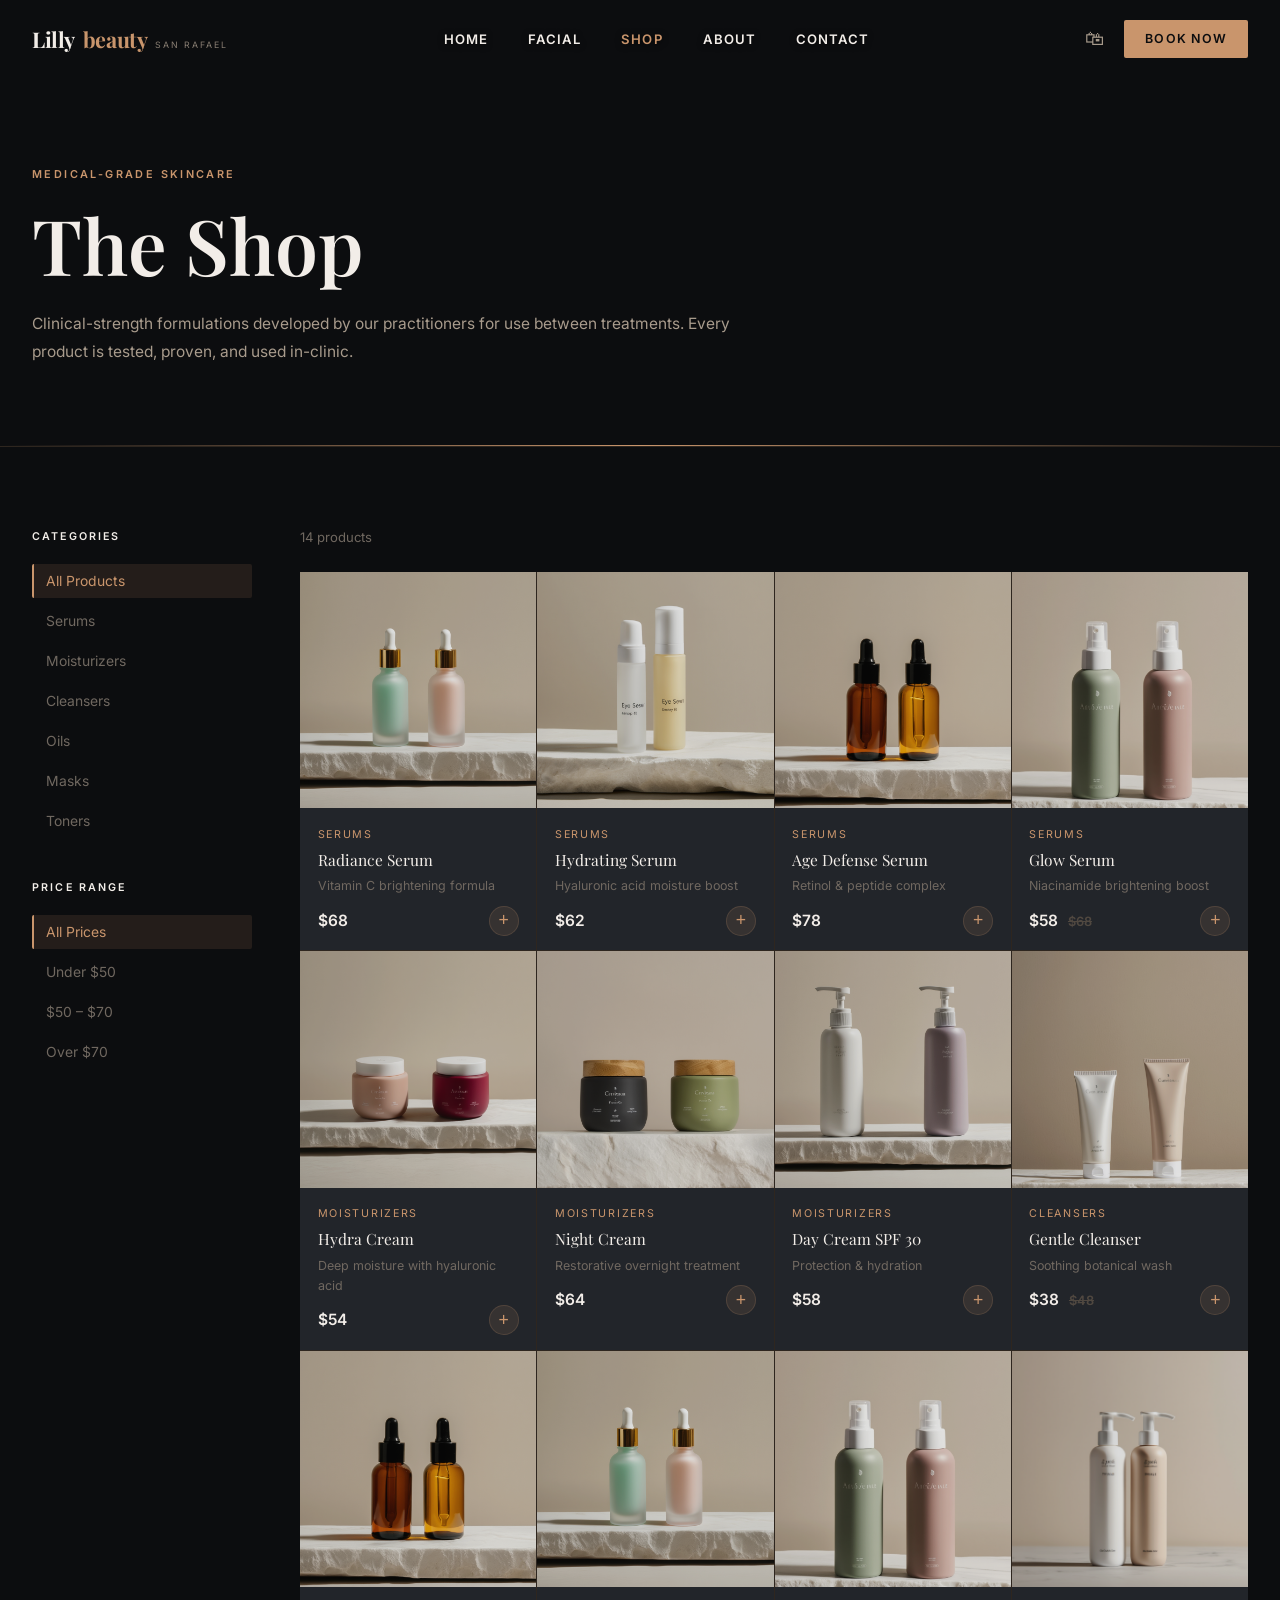
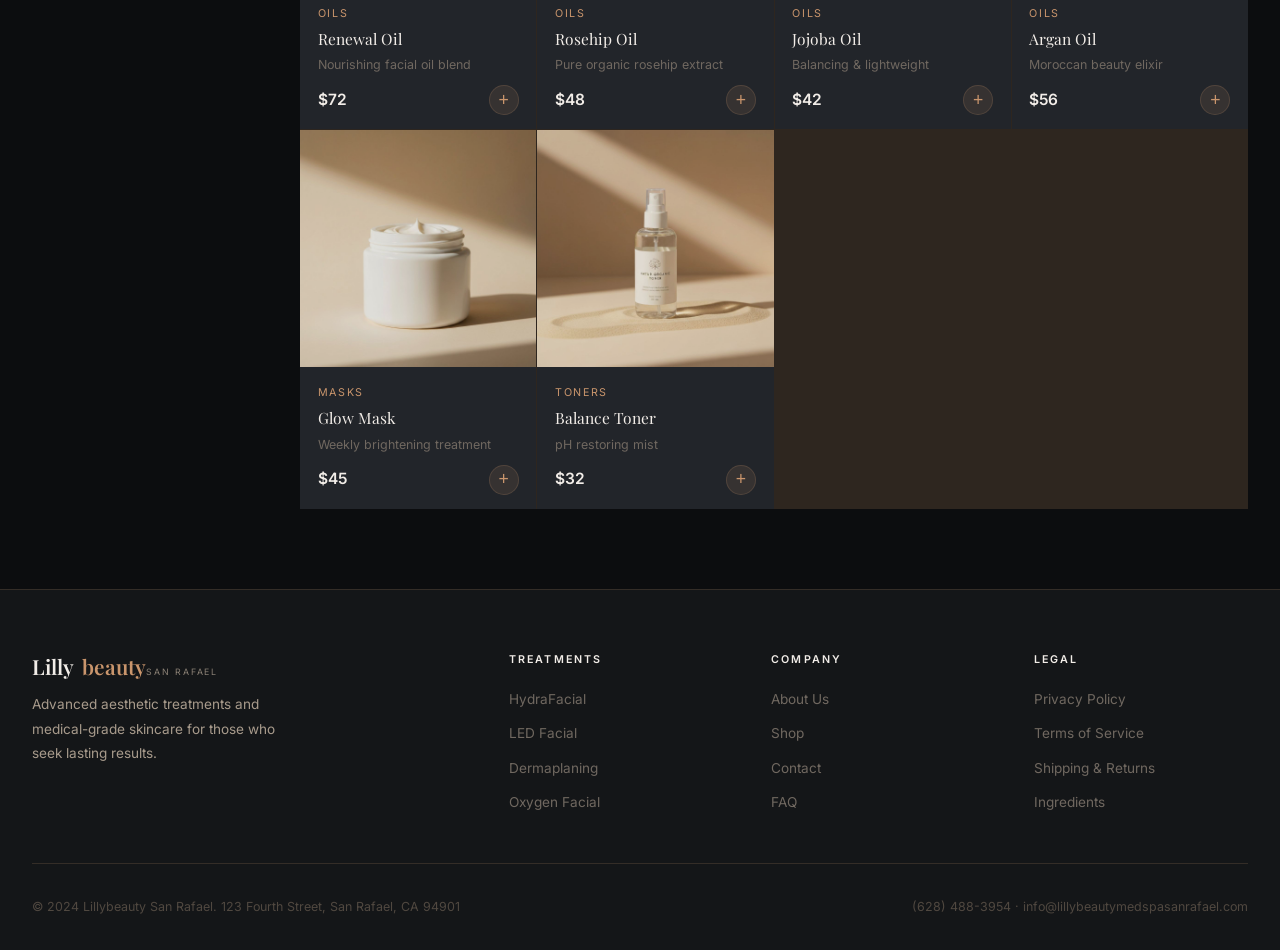
<file: San Rafael/shop.html>
<!DOCTYPE html>
<html lang="en">
<head>
  <meta charset="UTF-8">
  <meta name="viewport" content="width=device-width, initial-scale=1.0">
  <title>Shop — Lillybeauty San Rafael</title>
  <link rel="icon" type="image/svg+xml" href="/favicon.svg">
  <link rel="stylesheet" href="css/styles.css">
  <style>
    /* Real image support for product cards */
    .product-img {
      aspect-ratio: 1;
      overflow: hidden;
      position: relative;
      background: #111215;
    }
    .product-img img {
      width: 100%; height: 100%;
      object-fit: cover; object-position: center;
      display: block;
      transition: transform .55s cubic-bezier(.4,0,.2,1), filter .3s;
      filter: brightness(.92);
    }
    .product-card:hover .product-img img {
      transform: scale(1.06);
      filter: brightness(1);
    }
    .product-overlay {
      position: absolute; inset: 0;
      display: flex; align-items: center; justify-content: center;
      background: rgba(10,11,13,.72);
      opacity: 0; transition: opacity .3s;
    }
    .product-card:hover .product-overlay { opacity: 1; }
  </style>
</head>
<body>

<!-- ── NAV ── -->
<nav>
  <div class="nav-inner">
    <a href="/" class="nav-logo">Lilly<span>beauty</span><span class="logo-sub">San Rafael</span></a>
    <ul class="nav-links">
      <li><a href="/">Home</a></li>
      <li><a href="facial-treatments">Facial</a></li>
      <li><a href="shop" class="active">Shop</a></li>
      <li><a href="about">About</a></li>
      <li><a href="contact">Contact</a></li>
    </ul>
    <div class="nav-right">
      <button class="cart-btn" id="cartBtn" aria-label="Open cart">🛍<span class="cart-badge" id="cartBadge">0</span></button>
      <a href="contact" class="nav-cta">Book Now</a>
    </div>
    <div class="hamburger"><span></span><span></span><span></span></div>
  </div>
</nav>

<div class="mobile-nav">
  <button class="mobile-close">✕</button>
  <a href="/">Home</a>
  <a href="facial-treatments">Facial Treatments</a>
  <a href="shop">Shop</a>
  <a href="about">About</a>
  <a href="contact">Contact</a>
</div>

<!-- ── PAGE HERO ── -->
<div class="page-hero">
  <div class="container">
    <div class="page-hero-inner">
      <span class="page-hero-tag">Medical-Grade Skincare</span>
      <h1>The Shop</h1>
      <p>Clinical-strength formulations developed by our practitioners for use between treatments. Every product is tested, proven, and used in-clinic.</p>
    </div>
  </div>
</div>

<!-- ── SHOP ── -->
<section class="section">
  <div class="container">
    <div class="shop-layout">

      <!-- Sidebar -->
      <aside>
        <p class="shop-sidebar-title">Categories</p>
        <ul class="filter-list">
          <li class="active" data-filter="all">All Products</li>
          <li data-filter="serums">Serums</li>
          <li data-filter="moisturizers">Moisturizers</li>
          <li data-filter="cleansers">Cleansers</li>
          <li data-filter="oils">Oils</li>
          <li data-filter="masks">Masks</li>
          <li data-filter="toners">Toners</li>
        </ul>
        <p class="shop-sidebar-title">Price Range</p>
        <ul class="filter-list">
          <li class="active" data-filter="all">All Prices</li>
          <li>Under $50</li>
          <li>$50 – $70</li>
          <li>Over $70</li>
        </ul>
      </aside>

      <!-- Product grid -->
      <div>
        <div class="shop-header">
          <span class="shop-count" id="shopCount">14 products</span>
        </div>
        <div class="products-grid">

          <!-- ── SERUMS ── -->
          <div class="product-card fade-up" data-category="serums">
            <div class="product-img">
              <img src="images/serum-bottles-1.png" alt="Radiance Serum" loading="lazy">
              <div class="product-overlay">
                <button class="btn btn-primary" style="font-size:.75rem;padding:.65rem 1.3rem;" onclick="addToCart('Radiance Serum',68,'✨')">Add to Cart</button>
              </div>
            </div>
            <div class="product-info">
              <div class="product-cat">Serums</div>
              <div class="product-name">Radiance Serum</div>
              <div class="product-desc">Vitamin C brightening formula</div>
              <div class="product-bottom">
                <span class="product-price">$68</span>
                <button class="add-btn" onclick="addToCart('Radiance Serum',68,'✨')">+</button>
              </div>
            </div>
          </div>

          <div class="product-card fade-up" data-category="serums">
            <div class="product-img">
              <img src="images/eye-serum-bottles.png" alt="Hydrating Serum" loading="lazy">
              <div class="product-overlay">
                <button class="btn btn-primary" style="font-size:.75rem;padding:.65rem 1.3rem;" onclick="addToCart('Hydrating Serum',62,'💧')">Add to Cart</button>
              </div>
            </div>
            <div class="product-info">
              <div class="product-cat">Serums</div>
              <div class="product-name">Hydrating Serum</div>
              <div class="product-desc">Hyaluronic acid moisture boost</div>
              <div class="product-bottom">
                <span class="product-price">$62</span>
                <button class="add-btn" onclick="addToCart('Hydrating Serum',62,'💧')">+</button>
              </div>
            </div>
          </div>

          <div class="product-card fade-up" data-category="serums">
            <div class="product-img">
              <img src="images/amber-dropper-bottles.png" alt="Age Defense Serum" loading="lazy">
              <div class="product-overlay">
                <button class="btn btn-primary" style="font-size:.75rem;padding:.65rem 1.3rem;" onclick="addToCart('Age Defense Serum',78,'⚗️')">Add to Cart</button>
              </div>
            </div>
            <div class="product-info">
              <div class="product-cat">Serums</div>
              <div class="product-name">Age Defense Serum</div>
              <div class="product-desc">Retinol &amp; peptide complex</div>
              <div class="product-bottom">
                <span class="product-price">$78</span>
                <button class="add-btn" onclick="addToCart('Age Defense Serum',78,'⚗️')">+</button>
              </div>
            </div>
          </div>

          <div class="product-card fade-up" data-category="serums">
            <div class="product-img">
              <img src="images/spray-bottles.png" alt="Glow Serum" loading="lazy">
              <div class="product-overlay">
                <button class="btn btn-primary" style="font-size:.75rem;padding:.65rem 1.3rem;" onclick="addToCart('Glow Serum',58,'✨')">Add to Cart</button>
              </div>
            </div>
            <div class="product-info">
              <div class="product-cat">Serums</div>
              <div class="product-name">Glow Serum</div>
              <div class="product-desc">Niacinamide brightening boost</div>
              <div class="product-bottom">
                <span class="product-price">$58 <span class="old">$68</span></span>
                <button class="add-btn" onclick="addToCart('Glow Serum',58,'✨')">+</button>
              </div>
            </div>
          </div>

          <!-- ── MOISTURIZERS ── -->
          <div class="product-card fade-up" data-category="moisturizers">
            <div class="product-img">
              <img src="images/cream-jars-colored.png" alt="Hydra Cream" loading="lazy">
              <div class="product-overlay">
                <button class="btn btn-primary" style="font-size:.75rem;padding:.65rem 1.3rem;" onclick="addToCart('Hydra Cream',54,'🧴')">Add to Cart</button>
              </div>
            </div>
            <div class="product-info">
              <div class="product-cat">Moisturizers</div>
              <div class="product-name">Hydra Cream</div>
              <div class="product-desc">Deep moisture with hyaluronic acid</div>
              <div class="product-bottom">
                <span class="product-price">$54</span>
                <button class="add-btn" onclick="addToCart('Hydra Cream',54,'🧴')">+</button>
              </div>
            </div>
          </div>

          <div class="product-card fade-up" data-category="moisturizers">
            <div class="product-img">
              <img src="images/jars-wooden-lid.png" alt="Night Cream" loading="lazy">
              <div class="product-overlay">
                <button class="btn btn-primary" style="font-size:.75rem;padding:.65rem 1.3rem;" onclick="addToCart('Night Cream',64,'🌙')">Add to Cart</button>
              </div>
            </div>
            <div class="product-info">
              <div class="product-cat">Moisturizers</div>
              <div class="product-name">Night Cream</div>
              <div class="product-desc">Restorative overnight treatment</div>
              <div class="product-bottom">
                <span class="product-price">$64</span>
                <button class="add-btn" onclick="addToCart('Night Cream',64,'🌙')">+</button>
              </div>
            </div>
          </div>

          <div class="product-card fade-up" data-category="moisturizers">
            <div class="product-img">
              <img src="images/pump-bottles-lavender.png" alt="Day Cream SPF 30" loading="lazy">
              <div class="product-overlay">
                <button class="btn btn-primary" style="font-size:.75rem;padding:.65rem 1.3rem;" onclick="addToCart('Day Cream SPF 30',58,'☀️')">Add to Cart</button>
              </div>
            </div>
            <div class="product-info">
              <div class="product-cat">Moisturizers</div>
              <div class="product-name">Day Cream SPF 30</div>
              <div class="product-desc">Protection &amp; hydration</div>
              <div class="product-bottom">
                <span class="product-price">$58</span>
                <button class="add-btn" onclick="addToCart('Day Cream SPF 30',58,'☀️')">+</button>
              </div>
            </div>
          </div>

          <!-- ── CLEANSERS ── -->
          <div class="product-card fade-up" data-category="cleansers">
            <div class="product-img">
              <img src="images/tube-bottles.png" alt="Gentle Cleanser" loading="lazy">
              <div class="product-overlay">
                <button class="btn btn-primary" style="font-size:.75rem;padding:.65rem 1.3rem;" onclick="addToCart('Gentle Cleanser',38,'🌿')">Add to Cart</button>
              </div>
            </div>
            <div class="product-info">
              <div class="product-cat">Cleansers</div>
              <div class="product-name">Gentle Cleanser</div>
              <div class="product-desc">Soothing botanical wash</div>
              <div class="product-bottom">
                <span class="product-price">$38 <span class="old">$48</span></span>
                <button class="add-btn" onclick="addToCart('Gentle Cleanser',38,'🌿')">+</button>
              </div>
            </div>
          </div>

          <!-- ── OILS ── -->
          <div class="product-card fade-up" data-category="oils">
            <div class="product-img">
              <img src="images/amber-dropper-bottles.png" alt="Renewal Oil" loading="lazy">
              <div class="product-overlay">
                <button class="btn btn-primary" style="font-size:.75rem;padding:.65rem 1.3rem;" onclick="addToCart('Renewal Oil',72,'🫙')">Add to Cart</button>
              </div>
            </div>
            <div class="product-info">
              <div class="product-cat">Oils</div>
              <div class="product-name">Renewal Oil</div>
              <div class="product-desc">Nourishing facial oil blend</div>
              <div class="product-bottom">
                <span class="product-price">$72</span>
                <button class="add-btn" onclick="addToCart('Renewal Oil',72,'🫙')">+</button>
              </div>
            </div>
          </div>

          <div class="product-card fade-up" data-category="oils">
            <div class="product-img">
              <img src="images/serum-bottles-1.png" alt="Rosehip Oil" loading="lazy">
              <div class="product-overlay">
                <button class="btn btn-primary" style="font-size:.75rem;padding:.65rem 1.3rem;" onclick="addToCart('Rosehip Oil',48,'🌹')">Add to Cart</button>
              </div>
            </div>
            <div class="product-info">
              <div class="product-cat">Oils</div>
              <div class="product-name">Rosehip Oil</div>
              <div class="product-desc">Pure organic rosehip extract</div>
              <div class="product-bottom">
                <span class="product-price">$48</span>
                <button class="add-btn" onclick="addToCart('Rosehip Oil',48,'🌹')">+</button>
              </div>
            </div>
          </div>

          <div class="product-card fade-up" data-category="oils">
            <div class="product-img">
              <img src="images/spray-bottles.png" alt="Jojoba Oil" loading="lazy">
              <div class="product-overlay">
                <button class="btn btn-primary" style="font-size:.75rem;padding:.65rem 1.3rem;" onclick="addToCart('Jojoba Oil',42,'🌾')">Add to Cart</button>
              </div>
            </div>
            <div class="product-info">
              <div class="product-cat">Oils</div>
              <div class="product-name">Jojoba Oil</div>
              <div class="product-desc">Balancing &amp; lightweight</div>
              <div class="product-bottom">
                <span class="product-price">$42</span>
                <button class="add-btn" onclick="addToCart('Jojoba Oil',42,'🌾')">+</button>
              </div>
            </div>
          </div>

          <div class="product-card fade-up" data-category="oils">
            <div class="product-img">
              <img src="images/pump-bottles-cream.png" alt="Argan Oil" loading="lazy">
              <div class="product-overlay">
                <button class="btn btn-primary" style="font-size:.75rem;padding:.65rem 1.3rem;" onclick="addToCart('Argan Oil',56,'⭐')">Add to Cart</button>
              </div>
            </div>
            <div class="product-info">
              <div class="product-cat">Oils</div>
              <div class="product-name">Argan Oil</div>
              <div class="product-desc">Moroccan beauty elixir</div>
              <div class="product-bottom">
                <span class="product-price">$56</span>
                <button class="add-btn" onclick="addToCart('Argan Oil',56,'⭐')">+</button>
              </div>
            </div>
          </div>

          <!-- ── MASKS ── -->
          <div class="product-card fade-up" data-category="masks">
            <div class="product-img">
              <img src="images/mask.jpg" alt="Glow Mask" loading="lazy">
              <div class="product-overlay">
                <button class="btn btn-primary" style="font-size:.75rem;padding:.65rem 1.3rem;" onclick="addToCart('Glow Mask',45,'🎭')">Add to Cart</button>
              </div>
            </div>
            <div class="product-info">
              <div class="product-cat">Masks</div>
              <div class="product-name">Glow Mask</div>
              <div class="product-desc">Weekly brightening treatment</div>
              <div class="product-bottom">
                <span class="product-price">$45</span>
                <button class="add-btn" onclick="addToCart('Glow Mask',45,'🎭')">+</button>
              </div>
            </div>
          </div>

          <!-- ── TONERS ── -->
          <div class="product-card fade-up" data-category="toners">
            <div class="product-img">
              <img src="images/toner.jpg" alt="Balance Toner" loading="lazy">
              <div class="product-overlay">
                <button class="btn btn-primary" style="font-size:.75rem;padding:.65rem 1.3rem;" onclick="addToCart('Balance Toner',32,'💦')">Add to Cart</button>
              </div>
            </div>
            <div class="product-info">
              <div class="product-cat">Toners</div>
              <div class="product-name">Balance Toner</div>
              <div class="product-desc">pH restoring mist</div>
              <div class="product-bottom">
                <span class="product-price">$32</span>
                <button class="add-btn" onclick="addToCart('Balance Toner',32,'💦')">+</button>
              </div>
            </div>
          </div>

        </div>
      </div>
    </div>
  </div>
</section>

<!-- ── FOOTER ── -->
<footer>
  <div class="container">
    <div class="footer-grid">
      <div class="footer-brand">
        <h3>Lilly<span>beauty</span></h3><span class="logo-sub">San Rafael</span>
        <p>Advanced aesthetic treatments and medical-grade skincare for those who seek lasting results.</p>
      </div>
      <div class="footer-col">
        <h4>Treatments</h4>
        <ul>
          <li><a href="facial-treatments">HydraFacial</a></li>
          <li><a href="facial-treatments">LED Facial</a></li>
          <li><a href="facial-treatments">Dermaplaning</a></li>
          <li><a href="facial-treatments">Oxygen Facial</a></li>
        </ul>
      </div>
      <div class="footer-col">
        <h4>Company</h4>
        <ul>
          <li><a href="about">About Us</a></li>
          <li><a href="shop">Shop</a></li>
          <li><a href="contact">Contact</a></li>
          <li><a href="faq">FAQ</a></li>
        </ul>
      </div>
      <div class="footer-col">
        <h4>Legal</h4>
        <ul>
          <li><a href="privacy">Privacy Policy</a></li>
          <li><a href="terms">Terms of Service</a></li>
          <li><a href="shipping">Shipping &amp; Returns</a></li>
          <li><a href="ingredients">Ingredients</a></li>
        </ul>
      </div>
    </div>
    <div class="footer-bottom">
      <p>© 2024 Lillybeauty San Rafael. 123 Fourth Street, San Rafael, CA 94901</p>
      <p>(628) 488-3954 · info@lillybeautymedspasanrafael.com</p>
    </div>
  </div>
</footer>

<div class="cart-overlay" id="cartOverlay"></div>
<div class="cart-sidebar" id="cartSidebar">
  <div class="cart-head"><h3>Your Cart</h3><button class="cart-close-btn" id="cartClose">✕</button></div>
  <div class="cart-items" id="cartItems"><div class="cart-empty"><span style="font-size:2rem">🛒</span>Your cart is empty</div></div>
  <div class="cart-foot">
    <div class="cart-tot"><span class="cart-tot-lbl">Total</span><span class="cart-tot-amt" id="cartTotal">$0.00</span></div>
    <button class="btn btn-primary" style="width:100%;justify-content:center;">Checkout</button>
  </div>
</div>

<script src="js/main.js"></script>
</body>
</html>
</file>
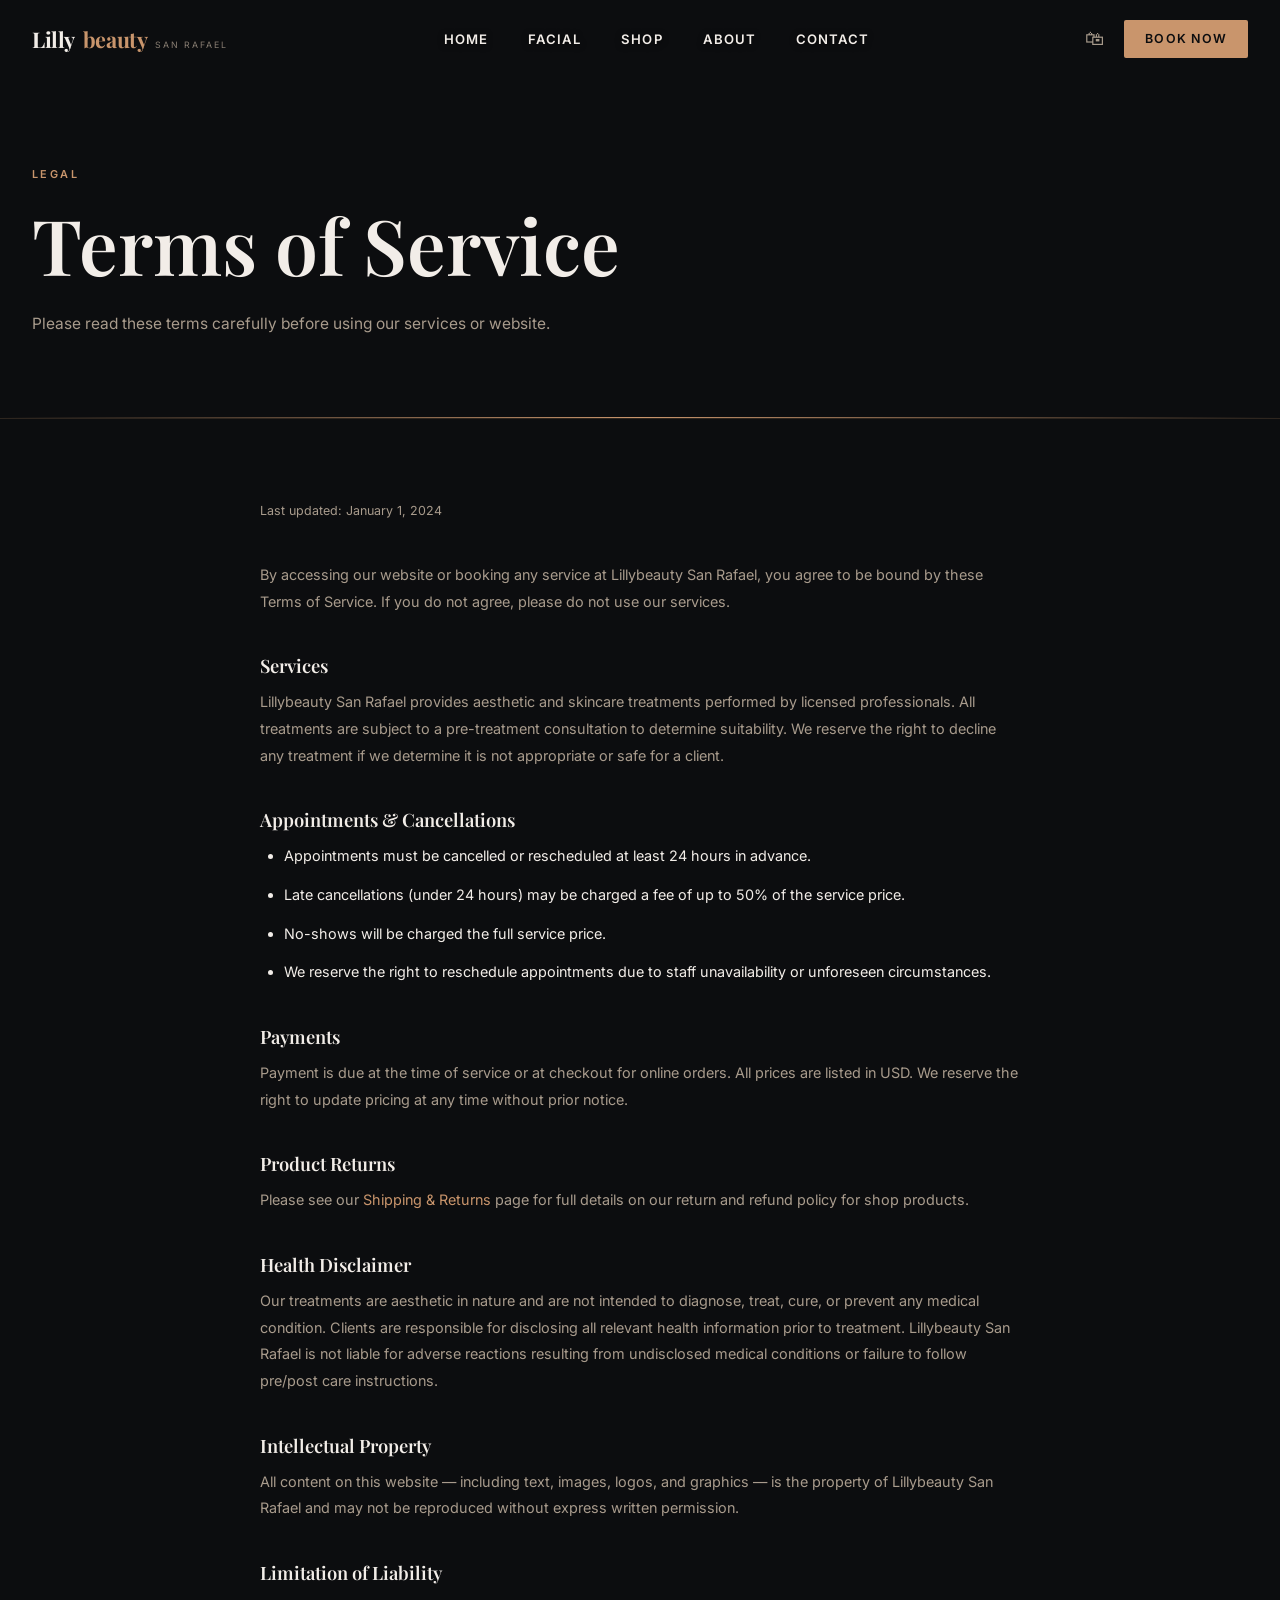
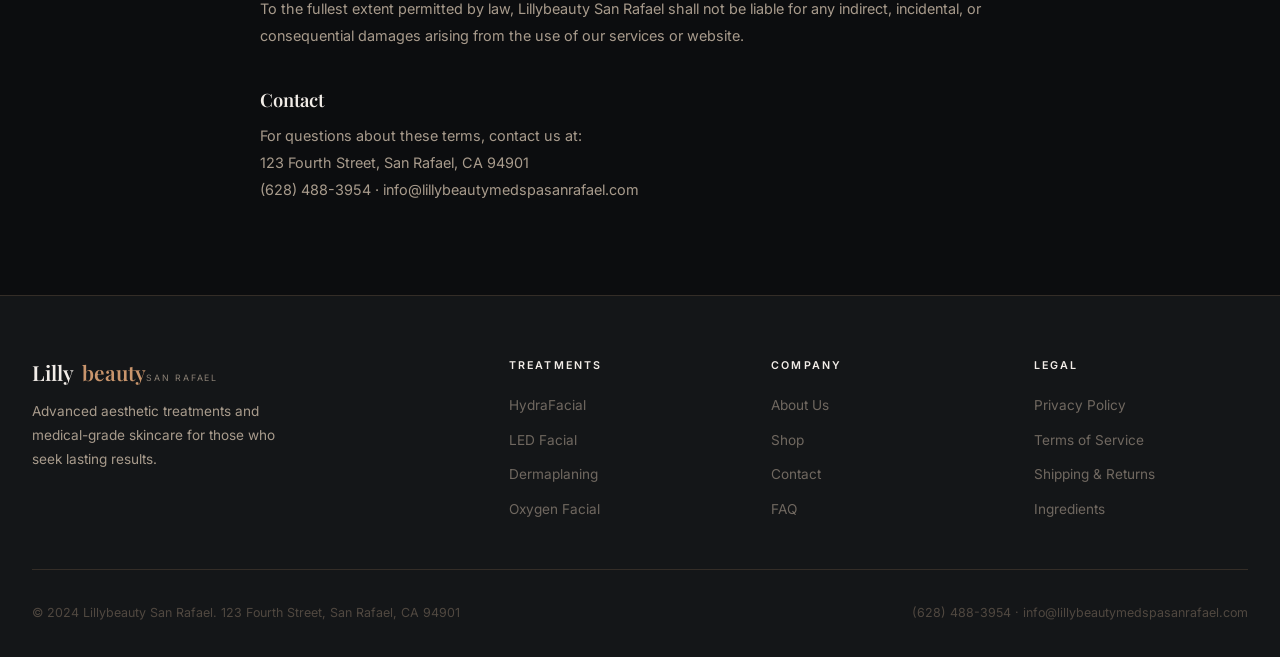
<file: San Rafael/terms.html>
<!DOCTYPE html>
<html lang="en">
<head>
  <meta charset="UTF-8">
  <meta name="viewport" content="width=device-width, initial-scale=1.0">
  <title>Terms of Service — Lillybeauty San Rafael</title>
  <link rel="icon" type="image/svg+xml" href="/favicon.svg">
  <link rel="stylesheet" href="css/styles.css">
  <style>
    .legal-body { max-width: 760px; margin: 0 auto; }
    .legal-body h3 { color: var(--cream); font-family: var(--serif); font-size: 1.15rem; margin: 2.5rem 0 .75rem; }
    .legal-body p, .legal-body li { font-size: .9rem; line-height: 1.85; margin-bottom: .75rem; }
    .legal-body ul { padding-left: 1.5rem; margin-bottom: 1rem; }
    .legal-body .last-updated { font-size: .78rem; color: var(--dim); margin-bottom: 2.5rem; }
  </style>
</head>
<body>

<nav>
  <div class="nav-inner">
    <a href="/" class="nav-logo">Lilly<span>beauty</span><span class="logo-sub">San Rafael</span></a>
    <ul class="nav-links">
      <li><a href="/">Home</a></li>
      <li><a href="facial-treatments">Facial</a></li>
      <li><a href="shop">Shop</a></li>
      <li><a href="about">About</a></li>
      <li><a href="contact">Contact</a></li>
    </ul>
    <div class="nav-right">
      <button class="cart-btn" id="cartBtn" aria-label="Open cart">🛍<span class="cart-badge" id="cartBadge">0</span></button>
      <a href="contact" class="nav-cta">Book Now</a>
    </div>
    <div class="hamburger"><span></span><span></span><span></span></div>
  </div>
</nav>

<div class="mobile-nav">
  <button class="mobile-close">✕</button>
  <a href="/">Home</a>
  <a href="facial-treatments">Facial Treatments</a>
  <a href="shop">Shop</a>
  <a href="about">About</a>
  <a href="contact">Contact</a>
</div>

<div class="page-hero">
  <div class="container">
    <div class="page-hero-inner">
      <span class="page-hero-tag">Legal</span>
      <h1>Terms of Service</h1>
      <p>Please read these terms carefully before using our services or website.</p>
    </div>
  </div>
</div>

<section class="section">
  <div class="container">
    <div class="legal-body">
      <p class="last-updated">Last updated: January 1, 2024</p>

      <p>By accessing our website or booking any service at Lillybeauty San Rafael, you agree to be bound by these Terms of Service. If you do not agree, please do not use our services.</p>

      <h3>Services</h3>
      <p>Lillybeauty San Rafael provides aesthetic and skincare treatments performed by licensed professionals. All treatments are subject to a pre-treatment consultation to determine suitability. We reserve the right to decline any treatment if we determine it is not appropriate or safe for a client.</p>

      <h3>Appointments & Cancellations</h3>
      <ul>
        <li>Appointments must be cancelled or rescheduled at least 24 hours in advance.</li>
        <li>Late cancellations (under 24 hours) may be charged a fee of up to 50% of the service price.</li>
        <li>No-shows will be charged the full service price.</li>
        <li>We reserve the right to reschedule appointments due to staff unavailability or unforeseen circumstances.</li>
      </ul>

      <h3>Payments</h3>
      <p>Payment is due at the time of service or at checkout for online orders. All prices are listed in USD. We reserve the right to update pricing at any time without prior notice.</p>

      <h3>Product Returns</h3>
      <p>Please see our <a href="shipping" style="color:var(--gold);">Shipping & Returns</a> page for full details on our return and refund policy for shop products.</p>

      <h3>Health Disclaimer</h3>
      <p>Our treatments are aesthetic in nature and are not intended to diagnose, treat, cure, or prevent any medical condition. Clients are responsible for disclosing all relevant health information prior to treatment. Lillybeauty San Rafael is not liable for adverse reactions resulting from undisclosed medical conditions or failure to follow pre/post care instructions.</p>

      <h3>Intellectual Property</h3>
      <p>All content on this website — including text, images, logos, and graphics — is the property of Lillybeauty San Rafael and may not be reproduced without express written permission.</p>

      <h3>Limitation of Liability</h3>
      <p>To the fullest extent permitted by law, Lillybeauty San Rafael shall not be liable for any indirect, incidental, or consequential damages arising from the use of our services or website.</p>

      <h3>Contact</h3>
      <p>For questions about these terms, contact us at:<br>
      123 Fourth Street, San Rafael, CA 94901<br>
      (628) 488-3954 · info@lillybeautymedspasanrafael.com</p>
    </div>
  </div>
</section>

<footer>
  <div class="container">
    <div class="footer-grid">
      <div class="footer-brand">
        <h3>Lilly<span>beauty</span></h3><span class="logo-sub">San Rafael</span>
        <p>Advanced aesthetic treatments and medical-grade skincare for those who seek lasting results.</p>
      </div>
      <div class="footer-col">
        <h4>Treatments</h4>
        <ul>
          <li><a href="facial-treatments">HydraFacial</a></li>
          <li><a href="facial-treatments">LED Facial</a></li>
          <li><a href="facial-treatments">Dermaplaning</a></li>
          <li><a href="facial-treatments">Oxygen Facial</a></li>
        </ul>
      </div>
      <div class="footer-col">
        <h4>Company</h4>
        <ul>
          <li><a href="about">About Us</a></li>
          <li><a href="shop">Shop</a></li>
          <li><a href="contact">Contact</a></li>
          <li><a href="faq">FAQ</a></li>
        </ul>
      </div>
      <div class="footer-col">
        <h4>Legal</h4>
        <ul>
          <li><a href="privacy">Privacy Policy</a></li>
          <li><a href="terms" class="active">Terms of Service</a></li>
          <li><a href="shipping">Shipping &amp; Returns</a></li>
          <li><a href="ingredients">Ingredients</a></li>
        </ul>
      </div>
    </div>
    <div class="footer-bottom">
      <p>© 2024 Lillybeauty San Rafael. 123 Fourth Street, San Rafael, CA 94901</p>
      <p>(628) 488-3954 · info@lillybeautymedspasanrafael.com</p>
    </div>
  </div>
</footer>

<div class="cart-overlay" id="cartOverlay"></div>
<div class="cart-sidebar" id="cartSidebar">
  <div class="cart-head"><h3>Your Cart</h3><button class="cart-close-btn" id="cartClose">✕</button></div>
  <div class="cart-items" id="cartItems"><div class="cart-empty"><span style="font-size:2rem">🛒</span>Your cart is empty</div></div>
  <div class="cart-foot">
    <div class="cart-tot"><span class="cart-tot-lbl">Total</span><span class="cart-tot-amt" id="cartTotal">$0.00</span></div>
    <button class="btn btn-primary" style="width:100%;justify-content:center;">Checkout</button>
  </div>
</div>

<script src="js/main.js"></script>
</body>
</html>
</file>
<file: San Rafael/css/styles.css>
@import url('https://fonts.googleapis.com/css2?family=Playfair+Display:ital,wght@0,400;0,500;0,600;0,700;1,400;1,500&family=Inter:wght@300;400;500;600&display=swap');

*,*::before,*::after { margin:0; padding:0; box-sizing:border-box; }

:root {
  --bg:     #0c0d0f;
  --bg-2:   #141618;
  --bg-3:   #1e2023;
  --bg-card:#22252a;

  --gold:        #c9956c;
  --gold-light:  #e8b89a;
  --gold-dark:   #a8754a;
  --gold-sub:    rgba(201,149,108,.12);

  --cream:  #f2ede8;
  --dim:    #a89b8c;
  --muted:  #706860;
  --faint:  #504840;

  --border: rgba(201,149,108,.18);

  --serif: 'Playfair Display', Georgia, serif;
  --sans:  'Inter', system-ui, sans-serif;

  --ease: cubic-bezier(.4,0,.2,1);
}

html { scroll-behavior:smooth; }

body {
  background:var(--bg);
  color:var(--cream);
  font-family:var(--sans);
  font-weight:400;
  line-height:1.6;
  overflow-x:hidden;
}

h1,h2,h3,h4 { font-family:var(--serif); font-weight:600; line-height:1.2; }
h1 { font-size:clamp(2.4rem,6vw,5rem); }
h2 { font-size:clamp(1.7rem,4vw,3rem); }
h3 { font-size:clamp(1.2rem,2.5vw,1.75rem); }
h4 { font-size:1.1rem; }
p  { color:var(--dim); line-height:1.8; }
a  { color:inherit; text-decoration:none; }

.gold  { color:var(--gold); }
.serif { font-family:var(--serif); }

/* ── LAYOUT ── */
.container { max-width:1280px; margin:0 auto; padding:0 2rem; }
.section    { padding:5rem 0; }
.section-sm { padding:3rem 0; }

/* ── NAV ── */
nav {
  position:fixed; top:0; left:0; right:0;
  z-index:1000;
  padding:1.25rem 0;
  transition:all .3s var(--ease);
}
nav.scrolled {
  background:rgba(12,13,15,.96);
  backdrop-filter:blur(20px);
  border-bottom:1px solid var(--border);
  padding:.8rem 0;
}
.nav-inner {
  max-width:1280px; margin:0 auto; padding:0 2rem;
  display:flex; align-items:center; justify-content:space-between;
}
.nav-logo {
  font-family:var(--serif); font-size:1.35rem; font-weight:700;
  color:var(--cream); letter-spacing:-.02em;
  display:inline-flex; align-items:baseline; gap:.5rem;
  text-decoration:none;
}
.nav-logo span { color:var(--gold); }
.nav-logo .logo-sub {
  font-family:var(--sans); font-size:.55rem; font-weight:400;
  letter-spacing:.22em; text-transform:uppercase;
  color:var(--dim); opacity:.8;
}

.nav-links { display:flex; gap:2.5rem; list-style:none; }
.nav-links a {
  font-size:.82rem; font-weight:600;
  letter-spacing:.08em; text-transform:uppercase;
  color:var(--cream); transition:color .2s;
  text-shadow: 0 1px 6px rgba(0,0,0,.7);
}
.nav-links a:hover { color:var(--gold); }
.nav-links a.active { color:var(--gold); }

.nav-right { display:flex; align-items:center; gap:1.25rem; }

.cart-btn {
  position:relative; cursor:pointer;
  background:none; border:none;
  color:var(--dim); font-size:1.2rem;
  display:flex; align-items:center;
  transition:color .2s;
}
.cart-btn:hover { color:var(--cream); }
.cart-badge {
  position:absolute; top:-6px; right:-8px;
  width:18px; height:18px; border-radius:50%;
  background:var(--gold); color:var(--bg);
  font-size:.65rem; font-weight:700;
  display:none; align-items:center; justify-content:center;
  font-family:var(--sans);
}

.nav-cta {
  background:var(--gold); color:var(--bg) !important;
  padding:.55rem 1.3rem; border-radius:2px;
  font-size:.78rem; font-weight:600;
  letter-spacing:.1em; text-transform:uppercase;
  transition:all .2s;
}
.nav-cta:hover { background:var(--gold-light); }

.hamburger { display:none; flex-direction:column; gap:5px; cursor:pointer; }
.hamburger span { display:block; width:24px; height:2px; background:var(--cream); transition:all .3s; }

.mobile-nav {
  display:none; position:fixed;
  inset:0; background:var(--bg);
  z-index:1001; flex-direction:column;
  justify-content:center; align-items:center; gap:1.25rem;
}
.mobile-nav.open { display:flex; }
.mobile-nav a { font-family:var(--serif); font-size:1.25rem; color:var(--cream); transition:color .2s; }
.mobile-nav a:hover { color:var(--gold); }
.mobile-close {
  position:absolute; top:1.5rem; right:2rem;
  font-size:2rem; cursor:pointer; color:var(--cream);
  background:none; border:none;
}

/* ── BUTTONS ── */
.btn {
  display:inline-flex; align-items:center; gap:.5rem;
  padding:.85rem 2rem;
  font-family:var(--sans); font-size:.78rem;
  font-weight:600; letter-spacing:.1em; text-transform:uppercase;
  cursor:pointer; transition:all .25s var(--ease);
  border:none; border-radius:2px;
}
.btn-primary { background:var(--gold); color:var(--bg); }
.btn-primary:hover { background:var(--gold-light); transform:translateY(-1px); }
.btn-outline { background:transparent; color:var(--cream); border:1px solid var(--border); }
.btn-outline:hover { border-color:var(--gold); color:var(--gold); }
.btn-ghost {
  background:transparent; color:var(--gold);
  padding-left:0; padding-right:0;
  border:none;
}
.btn-ghost::after { content:'→'; margin-left:.4rem; display:inline-block; transition:transform .2s; }
.btn-ghost:hover::after { transform:translateX(5px); }

/* ── HERO ── */
.hero {
  min-height:100vh;
  display:grid; grid-template-columns:1fr 1fr;
  position:relative; overflow:hidden;
}
.hero-left {
  display:flex; flex-direction:column; justify-content:center;
  padding:8rem 4rem 4rem;
  position:relative; z-index:2;
}
.hero-tag {
  display:inline-flex; align-items:center; gap:.75rem;
  font-size:.72rem; font-weight:600;
  letter-spacing:.18em; text-transform:uppercase;
  color:var(--gold); margin-bottom:1.5rem;
}
.hero-tag::before {
  content:''; display:block;
  width:2rem; height:1px; background:var(--gold);
}
.hero h1 { color:var(--cream); margin-bottom:1.5rem; }
.hero h1 em { font-style:italic; color:var(--gold); }
.hero-desc { font-size:.97rem; color:var(--muted); max-width:400px; margin-bottom:2.5rem; }
.hero-actions { display:flex; gap:1rem; flex-wrap:wrap; }

.hero-stats {
  display:flex; gap:2rem; margin-top:4rem;
  padding-top:2rem; border-top:1px solid var(--border);
}
.hero-stat-num { font-family:var(--serif); font-size:1.8rem; color:var(--cream); font-weight:700; line-height:1; }
.hero-stat-label { font-size:.72rem; color:var(--muted); text-transform:uppercase; letter-spacing:.08em; margin-top:.25rem; }

.hero-right { position:relative; overflow:hidden; }
.hero-right::before {
  content:''; position:absolute; inset:0;
  background:linear-gradient(to right,var(--bg) 0%,transparent 25%);
  z-index:1; pointer-events:none;
}
.hero-grid {
  position:absolute; inset:0;
  display:grid; grid-template-columns:1fr 1fr;
  grid-template-rows:1fr 1fr 1fr;
  gap:3px; padding-top:4.5rem;
}
.hero-grid-item {
  position:relative; overflow:hidden;
  display:flex; align-items:flex-end; padding:.75rem;
  cursor:default;
}
.hero-grid-item:nth-child(1) { grid-row:1/3; background:linear-gradient(145deg,#1a100a,#2e1e12); }
.hero-grid-item:nth-child(2) { background:linear-gradient(145deg,#0a1a16,#0f2920); }
.hero-grid-item:nth-child(3) { background:linear-gradient(145deg,#0f0a1a,#1a1225); }
.hero-grid-item:nth-child(4) { background:linear-gradient(145deg,#1a0f14,#28141e); }
.hero-grid-item:nth-child(5) { background:linear-gradient(145deg,#0a140f,#122018); }
.hero-grid-item .glyph {
  position:absolute; top:50%; left:50%;
  transform:translate(-50%,-60%);
  font-size:3rem; opacity:.35;
  transition:opacity .3s,transform .3s;
}
.hero-grid-item:hover .glyph { opacity:.6; transform:translate(-50%,-60%) scale(1.1); }
.hero-grid-item .hlabel {
  font-size:.65rem; font-weight:600; letter-spacing:.12em;
  text-transform:uppercase; color:rgba(242,237,232,.6);
  background:rgba(0,0,0,.5); padding:.25rem .6rem;
  backdrop-filter:blur(8px); border-radius:1px; z-index:1;
}
.hero-grid-item::after {
  content:''; position:absolute; inset:0;
  background:linear-gradient(135deg,var(--gold-sub),transparent);
  opacity:0; transition:opacity .3s;
}
.hero-grid-item:hover::after { opacity:1; }

/* ── MARQUEE ── */
.marquee-section {
  overflow:hidden;
  border-top:1px solid var(--border);
  border-bottom:1px solid var(--border);
  padding:1.25rem 0;
  background:var(--bg-2);
}
.marquee-track {
  display:flex; gap:4rem;
  animation:marquee 35s linear infinite;
  white-space:nowrap;
}
.marquee-item {
  display:flex; align-items:center; gap:.75rem; flex-shrink:0;
  font-size:.7rem; font-weight:600;
  letter-spacing:.18em; text-transform:uppercase;
  color:var(--faint);
}
.marquee-item::before {
  content:''; display:inline-block;
  width:4px; height:4px; border-radius:50%;
  background:var(--gold); flex-shrink:0;
}
@keyframes marquee {
  from { transform:translateX(0); }
  to   { transform:translateX(-50%); }
}

/* ── SECTION HEADER ── */
.section-header { text-align:center; max-width:580px; margin:0 auto 3.5rem; }
.section-tag {
  display:inline-block; font-size:.68rem; font-weight:600;
  letter-spacing:.22em; text-transform:uppercase;
  color:var(--gold); margin-bottom:.6rem;
}
.section-header h2 { color:var(--cream); margin-bottom:1rem; }

/* ── TREATMENT CARDS (home) ── */
.treatments-grid {
  display:grid; grid-template-columns:repeat(3,1fr);
  gap:1.5px; background:var(--border);
}
.treatment-card {
  background:var(--bg-card); padding:2.5rem;
  position:relative; overflow:hidden;
  transition:background .3s; cursor:default;
}
.treatment-card::before {
  content:''; position:absolute; top:0; left:0;
  width:2px; height:0; background:var(--gold);
  transition:height .4s var(--ease);
}
.treatment-card:hover { background:var(--bg-3); }
.treatment-card:hover::before { height:100%; }

.t-icon {
  width:46px; height:46px; border-radius:50%;
  background:var(--gold-sub); border:1px solid var(--border);
  display:flex; align-items:center; justify-content:center;
  font-size:1.25rem; margin-bottom:1.5rem;
}
.treatment-card h3 { font-size:1.1rem; color:var(--cream); margin-bottom:.6rem; }
.treatment-card p  { font-size:.87rem; margin-bottom:1.25rem; }
.t-price { font-size:.75rem; font-weight:600; letter-spacing:.08em; color:var(--gold); text-transform:uppercase; }

/* ── PRODUCTS GRID ── */
.products-grid {
  display:grid; grid-template-columns:repeat(4,1fr);
  gap:1px; background:var(--border);
}
.product-card {
  background:var(--bg-card); overflow:hidden;
  transition:background .3s; position:relative;
}
.product-card:hover { background:var(--bg-3); }

.product-img {
  aspect-ratio:1; background:var(--bg-2);
  display:flex; align-items:center; justify-content:center;
  position:relative; overflow:hidden;
}
.product-img-inner {
  width:72px; height:108px;
  background:linear-gradient(135deg,var(--bg-3),var(--bg-card));
  border:1px solid var(--border); border-radius:6px;
  display:flex; align-items:center; justify-content:center;
  font-size:2rem; transition:transform .3s;
}
.product-card:hover .product-img-inner { transform:scale(1.06); }

.product-overlay {
  position:absolute; bottom:0; left:0; right:0;
  background:rgba(12,13,15,.92); padding:.75rem 1rem;
  transform:translateY(100%); transition:transform .3s var(--ease);
}
.product-card:hover .product-overlay { transform:translateY(0); }

.product-info { padding:1.1rem 1.1rem .9rem; }
.product-cat {
  font-size:.67rem; letter-spacing:.16em; text-transform:uppercase;
  color:var(--gold); margin-bottom:.3rem;
}
.product-name { font-family:var(--serif); font-size:.97rem; color:var(--cream); margin-bottom:.25rem; }
.product-desc { font-size:.78rem; color:var(--muted); margin-bottom:.6rem; }
.product-bottom { display:flex; justify-content:space-between; align-items:center; }
.product-price { font-size:.97rem; font-weight:600; color:var(--cream); }
.product-price .old { font-size:.8rem; color:var(--faint); text-decoration:line-through; margin-left:.35rem; }

.add-btn {
  width:30px; height:30px; border-radius:50%;
  background:var(--gold-sub); border:1px solid var(--border);
  color:var(--gold); font-size:1.1rem;
  display:flex; align-items:center; justify-content:center;
  cursor:pointer; transition:all .2s;
}
.add-btn:hover { background:var(--gold); color:var(--bg); border-color:var(--gold); }

/* ── CTA BANNER ── */
.cta-banner {
  background:linear-gradient(135deg,#1a120b,#0e1a0e);
  border:1px solid var(--border); border-radius:4px;
  padding:4.5rem 3rem; text-align:center; position:relative; overflow:hidden;
}
.cta-banner::before {
  content:''; position:absolute;
  top:-60%; left:50%; transform:translateX(-50%);
  width:500px; height:500px;
  background:radial-gradient(circle,rgba(201,149,108,.14),transparent 70%);
  pointer-events:none;
}
.cta-banner h2 { color:var(--cream); margin-bottom:.9rem; }
.cta-banner p  { margin-bottom:2rem; }
.cta-actions  { display:flex; gap:1rem; justify-content:center; flex-wrap:wrap; }

/* ── FOOTER ── */
footer {
  background:var(--bg-2);
  border-top:1px solid var(--border);
  padding:4rem 0 2rem;
}
.footer-grid {
  display:grid; grid-template-columns:2fr 1fr 1fr 1fr;
  gap:3rem; margin-bottom:3rem;
}
.footer-brand h3 { font-family:var(--serif); font-size:1.3rem; color:var(--cream); display:inline-flex; align-items:baseline; gap:.5rem; }
.footer-brand h3 span { color:var(--gold); }
.footer-brand .logo-sub {
  font-family:var(--sans); font-size:.55rem; font-weight:400;
  letter-spacing:.22em; text-transform:uppercase;
  color:var(--dim); opacity:.8;
}
.footer-brand p  { font-size:.85rem; max-width:270px; margin-top:.6rem; }
.footer-col h4 {
  font-size:.67rem; font-weight:600; letter-spacing:.2em;
  text-transform:uppercase; color:var(--cream);
  margin-bottom:1.2rem; font-family:var(--sans);
}
.footer-col ul { list-style:none; display:flex; flex-direction:column; gap:.55rem; }
.footer-col a { font-size:.85rem; color:var(--muted); transition:color .2s; }
.footer-col a:hover { color:var(--gold); }

.footer-bottom {
  padding-top:2rem; border-top:1px solid var(--border);
  display:flex; justify-content:space-between; align-items:center;
}
.footer-bottom p { font-size:.78rem; color:var(--faint); }

/* ── PAGE HERO ── */
.page-hero {
  padding:10rem 0 5rem;
  border-bottom:1px solid var(--border);
  position:relative;
}
.page-hero::after {
  content:''; position:absolute;
  bottom:0; left:0; right:0; height:1px;
  background:linear-gradient(to right,transparent,var(--gold),transparent);
}
.page-hero-inner { max-width:700px; }
.page-hero-tag {
  display:inline-block; font-size:.68rem; font-weight:600;
  letter-spacing:.22em; text-transform:uppercase;
  color:var(--gold); margin-bottom:.9rem;
}
.page-hero h1 { color:var(--cream); margin-bottom:1.25rem; }
.page-hero p  { font-size:.97rem; }

/* ── TREATMENT DETAIL (alternating) ── */
.treatment-detail {
  display:grid; grid-template-columns:1fr 1fr;
  gap:0; margin-bottom:1.5px;
}
.treatment-detail.reverse .treatment-visual { order:2; }
.treatment-detail.reverse .treatment-content { order:1; }

.treatment-visual {
  min-height:340px; display:flex; align-items:center; justify-content:center;
  font-size:6rem; position:relative; overflow:hidden;
}
.treatment-visual::after {
  content:''; position:absolute; inset:0;
  background:linear-gradient(135deg,var(--gold-sub),transparent);
}
.tv-1 { background:linear-gradient(145deg,#0e1a16,#162a20); }
.tv-2 { background:linear-gradient(145deg,#0f0e1a,#1a1625); }
.tv-3 { background:linear-gradient(145deg,#1a0e0e,#2a1515); }
.tv-4 { background:linear-gradient(145deg,#0e1a0e,#152515); }
.tv-5 { background:linear-gradient(145deg,#1a150a,#2a2010); }
.tv-6 { background:linear-gradient(145deg,#0e0e1a,#141428); }

.treatment-content {
  background:var(--bg-card); padding:3.5rem;
  display:flex; flex-direction:column; justify-content:center;
}
.treatment-content .tag {
  font-size:.68rem; letter-spacing:.2em; text-transform:uppercase;
  color:var(--gold); margin-bottom:.6rem;
}
.treatment-content h2 { color:var(--cream); font-size:clamp(1.4rem,3vw,2rem); margin-bottom:1rem; }
.treatment-content > p  { margin-bottom:1.25rem; font-size:.9rem; }

.treatment-features { list-style:none; display:flex; flex-direction:column; gap:.45rem; margin-bottom:1.75rem; }
.treatment-features li {
  font-size:.85rem; color:var(--dim); display:flex; gap:.6rem; align-items:center;
}
.treatment-features li::before {
  content:''; display:inline-block; width:4px; height:4px;
  border-radius:50%; background:var(--gold); flex-shrink:0;
}

.price-badge {
  display:inline-flex; align-items:center; gap:.5rem;
  background:var(--gold-sub); border:1px solid var(--border);
  padding:.35rem .85rem; border-radius:2px;
  font-size:.78rem; color:var(--gold); font-weight:600;
  letter-spacing:.08em; margin-bottom:1.5rem;
}

/* ── BODY SCULPTING ── */
.sculpt-grid {
  display:grid; grid-template-columns:repeat(3,1fr);
  gap:1.5px; background:var(--border);
}
.sculpt-card {
  background:var(--bg-card); padding:2.75rem;
  position:relative; transition:background .3s;
}
.sculpt-card:hover { background:var(--bg-3); }
.sculpt-num {
  font-family:var(--serif); font-size:3.5rem;
  color:rgba(201,149,108,.15); font-weight:700; line-height:1;
  margin-bottom:1rem; transition:color .3s;
}
.sculpt-card:hover .sculpt-num { color:rgba(201,149,108,.3); }
.sculpt-card h3 { color:var(--cream); margin-bottom:.65rem; }

.benefits-grid {
  display:grid; grid-template-columns:repeat(4,1fr);
  gap:1.5px; background:var(--border);
}
.benefit-item {
  background:var(--bg-card); padding:2rem;
  text-align:center; transition:background .3s;
}
.benefit-item:hover { background:var(--bg-3); }
.benefit-icon { font-size:2rem; margin-bottom:1rem; }
.benefit-item h4 { color:var(--cream); margin-bottom:.4rem; font-size:.95rem; }
.benefit-item p  { font-size:.82rem; }

/* ── FAQ ── */
.faq-item { border-bottom:1px solid var(--border); }
.faq-q {
  display:flex; justify-content:space-between; align-items:center;
  padding:1.4rem 0; cursor:pointer;
  color:var(--cream); font-size:.92rem; font-weight:500;
  transition:color .2s; user-select:none;
}
.faq-q:hover { color:var(--gold); }
.faq-icon {
  width:24px; height:24px; border-radius:50%;
  background:var(--gold-sub); border:1px solid var(--border);
  display:flex; align-items:center; justify-content:center;
  font-size:1rem; color:var(--gold);
  transition:transform .3s; flex-shrink:0;
}
.faq-item.open .faq-icon { transform:rotate(45deg); }
.faq-a { padding:0 0 1.4rem; font-size:.88rem; display:none; }
.faq-item.open .faq-a { display:block; }

/* ── SHOP ── */
.shop-layout { display:grid; grid-template-columns:220px 1fr; gap:3rem; }
.shop-sidebar-title {
  font-size:.67rem; font-weight:600; letter-spacing:.2em;
  text-transform:uppercase; color:var(--cream);
  margin-bottom:1.1rem; font-family:var(--sans);
}
.filter-list { list-style:none; display:flex; flex-direction:column; gap:.35rem; margin-bottom:2.5rem; }
.filter-list li {
  font-size:.87rem; color:var(--muted); cursor:pointer;
  padding:.38rem .75rem; border-radius:2px;
  border-left:2px solid transparent; transition:all .2s;
}
.filter-list li:hover { color:var(--cream); }
.filter-list li.active { color:var(--gold); border-left-color:var(--gold); background:var(--gold-sub); }

.shop-header {
  display:flex; justify-content:space-between; align-items:center;
  margin-bottom:1.5rem;
}
.shop-count { font-size:.82rem; color:var(--muted); }

/* ── ABOUT ── */
.about-grid { display:grid; grid-template-columns:1fr 1fr; gap:5rem; align-items:center; }
.about-visual { position:relative; }
.about-img-main {
  aspect-ratio:3/4; border-radius:4px; overflow:hidden;
  border:1px solid var(--border);
}
.about-float {
  position:absolute; bottom:-1.5rem; right:-1.5rem;
  background:var(--bg-3); border:1px solid var(--border);
  padding:1.5rem; border-radius:2px;
  display:grid; grid-template-columns:1fr 1fr; gap:1.25rem;
}
.float-stat .num { font-family:var(--serif); font-size:1.6rem; color:var(--cream); font-weight:700; }
.float-stat .lbl { font-size:.68rem; color:var(--muted); text-transform:uppercase; letter-spacing:.08em; margin-top:.2rem; }

.team-grid {
  display:grid; grid-template-columns:repeat(3,1fr);
  gap:1.5px; background:var(--border);
}
.team-card { background:var(--bg-card); padding:2.25rem; text-align:center; transition:background .3s; }
.team-card:hover { background:var(--bg-3); }
.team-avatar {
  width:78px; height:78px; border-radius:50%;
  background:var(--gold-sub); border:2px solid var(--border);
  display:flex; align-items:center; justify-content:center;
  font-size:2rem; margin:0 auto 1rem;
}
.team-card h3 { font-size:1.05rem; color:var(--cream); margin-bottom:.2rem; }
.team-role { font-size:.7rem; color:var(--gold); letter-spacing:.1em; text-transform:uppercase; margin-bottom:.6rem; }
.team-card p { font-size:.83rem; }

.values-grid {
  display:grid; grid-template-columns:repeat(4,1fr);
  gap:1.5px; background:var(--border);
}
.value-item { background:var(--bg-card); padding:2rem; transition:background .3s; }
.value-item:hover { background:var(--bg-3); }
.value-item .v-icon { font-size:1.75rem; margin-bottom:1rem; }
.value-item h4 { color:var(--cream); margin-bottom:.5rem; font-size:.97rem; }
.value-item p  { font-size:.83rem; }

/* ── CONTACT ── */
.contact-split { display:grid; grid-template-columns:1fr 1.5fr; min-height:70vh; }
.contact-info  { background:var(--bg-2); padding:4rem; border-right:1px solid var(--border); }
.contact-info h2 { color:var(--cream); margin-bottom:2rem; }
.c-detail { display:flex; gap:1rem; margin-bottom:2rem; }
.c-icon {
  width:40px; height:40px; border-radius:50%;
  background:var(--gold-sub); display:flex; align-items:center;
  justify-content:center; font-size:1rem; flex-shrink:0;
}
.c-detail h4 {
  font-size:.67rem; font-weight:600; letter-spacing:.15em;
  text-transform:uppercase; color:var(--muted); margin-bottom:.25rem; font-family:var(--sans);
}
.c-detail p { font-size:.9rem; color:var(--cream); margin:0; }
.hours-block { margin-top:2rem; padding-top:2rem; border-top:1px solid var(--border); }
.hours-block h4 {
  font-size:.67rem; font-weight:600; letter-spacing:.2em;
  text-transform:uppercase; color:var(--muted); margin-bottom:1rem; font-family:var(--sans);
}
.hours-row { display:flex; justify-content:space-between; font-size:.85rem; padding:.3rem 0; }
.hours-row .day { color:var(--muted); }
.hours-row .time { color:var(--cream); font-weight:500; }
.hours-row .closed { color:var(--faint); }

.contact-form-wrap { padding:4rem; }
.contact-form-wrap h2 { color:var(--cream); margin-bottom:2rem; }

/* ── FORM ── */
.form-group { margin-bottom:1.4rem; }
.form-label {
  display:block; font-size:.67rem; font-weight:600;
  letter-spacing:.15em; text-transform:uppercase;
  color:var(--muted); margin-bottom:.45rem;
}
.form-input,.form-textarea,.form-select {
  width:100%; background:var(--bg-2);
  border:1px solid var(--border); color:var(--cream);
  padding:.8rem 1rem; font-family:var(--sans);
  font-size:.9rem; border-radius:2px;
  outline:none; transition:border-color .2s; -webkit-appearance:none;
}
.form-input:focus,.form-textarea:focus,.form-select:focus { border-color:var(--gold); }
.form-input::placeholder,.form-textarea::placeholder { color:var(--faint); }
.form-textarea { resize:vertical; min-height:110px; }
.form-row { display:grid; grid-template-columns:1fr 1fr; gap:1rem; }

/* ── CART SIDEBAR ── */
.cart-overlay {
  position:fixed; inset:0; background:rgba(0,0,0,.7);
  z-index:1998; opacity:0; pointer-events:none; transition:opacity .3s;
}
.cart-overlay.open { opacity:1; pointer-events:all; }

.cart-sidebar {
  position:fixed; top:0; right:0; bottom:0;
  width:360px; background:var(--bg-2);
  border-left:1px solid var(--border);
  z-index:1999;
  transform:translateX(100%);
  transition:transform .35s var(--ease);
  display:flex; flex-direction:column;
}
.cart-sidebar.open { transform:translateX(0); }
.cart-head {
  padding:1.4rem 1.75rem; border-bottom:1px solid var(--border);
  display:flex; justify-content:space-between; align-items:center;
}
.cart-head h3 { color:var(--cream); font-size:1rem; }
.cart-close-btn {
  background:none; border:none; cursor:pointer;
  color:var(--muted); font-size:1.3rem; transition:color .2s;
}
.cart-close-btn:hover { color:var(--cream); }
.cart-items { flex:1; overflow-y:auto; padding:1.25rem 1.75rem; }
.cart-empty {
  display:flex; flex-direction:column; align-items:center;
  justify-content:center; height:180px;
  color:var(--muted); font-size:.85rem; gap:.75rem; text-align:center;
}
.cart-item {
  display:flex; gap:.9rem;
  padding:.9rem 0; border-bottom:1px solid var(--border);
}
.cart-item-img {
  width:56px; height:64px; background:var(--bg-card);
  border-radius:2px; display:flex; align-items:center;
  justify-content:center; font-size:1.4rem; flex-shrink:0;
}
.cart-item-info { flex:1; }
.ci-name  { font-size:.85rem; color:var(--cream); margin-bottom:.2rem; }
.ci-price { font-size:.8rem; color:var(--gold); }
.ci-row   { display:flex; align-items:center; gap:.5rem; margin-top:.45rem; }
.qty-btn {
  width:22px; height:22px; border-radius:50%;
  background:var(--bg-3); border:1px solid var(--border);
  color:var(--cream); cursor:pointer;
  display:flex; align-items:center; justify-content:center;
  font-size:.85rem; transition:all .2s;
}
.qty-btn:hover { background:var(--gold); color:var(--bg); border-color:var(--gold); }
.qty-n  { font-size:.85rem; color:var(--cream); min-width:18px; text-align:center; }
.ci-rm  { font-size:.75rem; color:var(--faint); cursor:pointer; transition:color .2s; margin-left:auto; }
.ci-rm:hover { color:#c04040; }
.cart-foot {
  padding:1.25rem 1.75rem; border-top:1px solid var(--border);
}
.cart-tot {
  display:flex; justify-content:space-between; align-items:center;
  margin-bottom:1rem;
}
.cart-tot-lbl { font-size:.7rem; letter-spacing:.12em; text-transform:uppercase; color:var(--muted); }
.cart-tot-amt { font-size:1.15rem; font-weight:600; color:var(--cream); }

/* ── DIVIDER ── */
.divider {
  height:1px;
  background:linear-gradient(to right,transparent,var(--border),transparent);
  margin:0;
}

/* ── SCROLL ANIMATION ── */
.fade-up { opacity:0; transform:translateY(28px); transition:opacity .6s var(--ease),transform .6s var(--ease); }
.fade-up.visible { opacity:1; transform:translateY(0); }
.fade-up:nth-child(2) { transition-delay:.1s; }
.fade-up:nth-child(3) { transition-delay:.2s; }
.fade-up:nth-child(4) { transition-delay:.3s; }
.fade-up:nth-child(5) { transition-delay:.4s; }
.fade-up:nth-child(6) { transition-delay:.5s; }

/* ── UTILITY ── */
.text-center { text-align:center; }
.mt-2 { margin-top:2rem; }
.mt-3 { margin-top:3rem; }
.color-gold { color:var(--gold); }

/* ── RESPONSIVE ── */
@media (max-width:1024px) {
  .hero { grid-template-columns:1fr; }
  .hero-right { display:none; }
  .hero-left { padding:8rem 2rem 4rem; }
  .treatments-grid { grid-template-columns:repeat(2,1fr); }
  .products-grid { grid-template-columns:repeat(2,1fr); }
  .footer-grid { grid-template-columns:1fr 1fr; gap:2rem; }
  .about-grid { grid-template-columns:1fr; }
  .about-float { position:static; margin-top:2rem; }
  .team-grid { grid-template-columns:1fr 1fr; }
  .values-grid { grid-template-columns:1fr 1fr; }
  .contact-split { grid-template-columns:1fr; }
  .shop-layout { grid-template-columns:1fr; }
  .treatment-detail { grid-template-columns:1fr; }
  .treatment-detail.reverse .treatment-visual { order:0; }
  .treatment-detail.reverse .treatment-content { order:0; }
  .sculpt-grid { grid-template-columns:1fr 1fr; }
  .benefits-grid { grid-template-columns:1fr 1fr; }
}
@media (max-width:768px) {
  .nav-links,.nav-cta { display:none; }
  .hamburger { display:flex; }
  .treatments-grid { grid-template-columns:1fr; }
  .products-grid { grid-template-columns:repeat(2,1fr); }
  .footer-grid { grid-template-columns:1fr; }
  .team-grid { grid-template-columns:1fr; }
  .values-grid { grid-template-columns:1fr; }
  .form-row { grid-template-columns:1fr; }
  .hero-stats { flex-wrap:wrap; gap:1.5rem; }
  .contact-info,.contact-form-wrap { padding:2rem; }
  .cta-banner { padding:2.5rem 1.5rem; }
  .cart-sidebar { width:100%; }
  .sculpt-grid { grid-template-columns:1fr; }
  .benefits-grid { grid-template-columns:1fr 1fr; }
}
</file>
